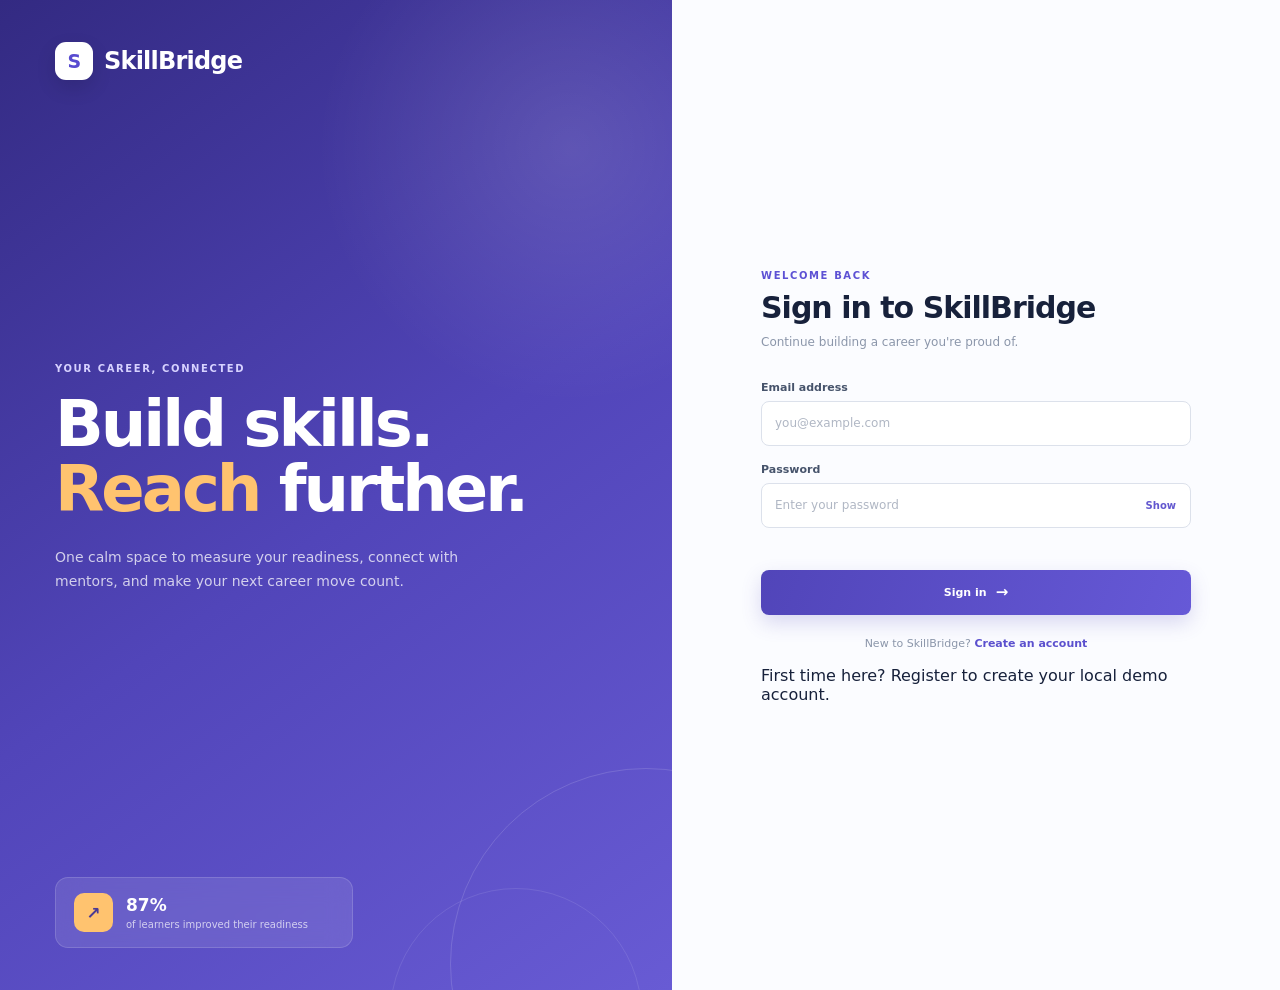
<file: index.html>
<!doctype html>
<html lang="en">

<head>

  <meta charset="utf-8">

  <meta
    name="viewport"
    content="width=device-width, initial-scale=1">

  <meta
    name="description"
    content="SkillBridge student career readiness platform">

  <title>Sign in | SkillBridge</title>

  <link rel="stylesheet" href="style.css">

</head>


<body class="auth-page">


  <main class="auth-shell">


    <!-- ===================================================
         BRAND PANEL
    ==================================================== -->

    <section
      class="brand-panel"
      aria-label="SkillBridge introduction">


      <a
        class="brand"
        href="index.html"
        aria-label="SkillBridge home">

        <span class="brand-mark">
          S
        </span>

        SkillBridge

      </a>


      <div class="brand-copy">

        <p class="eyebrow">
          YOUR CAREER, CONNECTED
        </p>


        <h1>

          Build skills.

          <br>

          <em>
            Reach
          </em>

          further.

        </h1>


        <p>

          One calm space to measure your
          readiness, connect with mentors,
          and make your next career move count.

        </p>

      </div>


      <div class="stat-card">

        <span class="stat-icon">
          ↗
        </span>

        <div>

          <strong>
            87%
          </strong>

          <small>
            of learners improved their readiness
          </small>

        </div>

      </div>

    </section>



    <!-- ===================================================
         LOGIN PANEL
    ==================================================== -->

    <section class="form-panel">

      <div class="form-wrap">


        <p class="eyebrow accent">
          WELCOME BACK
        </p>


        <h2>
          Sign in to SkillBridge
        </h2>


        <p class="muted">
          Continue building a career you're proud of.
        </p>


        <form
          id="loginForm"
          novalidate>


          <!-- EMAIL -->

          <label for="loginEmail">
            Email address
          </label>

          <input
            id="loginEmail"
            name="email"
            type="email"
            autocomplete="email"
            placeholder="you@example.com"
            required>


          <!-- PASSWORD -->

          <label for="loginPassword">
            Password
          </label>


          <div class="password-field">

            <input
              id="loginPassword"
              name="password"
              type="password"
              autocomplete="current-password"
              placeholder="Enter your password"
              required>


            <button
              class="visibility-toggle"
              id="loginPasswordToggle"
              type="button"
              aria-label="Show password"
              aria-pressed="false">

              Show

            </button>

          </div>


          <!-- MESSAGE -->

          <p
            id="formMessage"
            class="form-message"
            role="alert"
            aria-live="polite">
          </p>


          <!-- LOGIN -->

          <button
            class="primary-button"
            type="submit">

            Sign in

            <span>
              →
            </span>

          </button>


        </form>


        <p class="auth-switch">

          New to SkillBridge?

          <a href="register.html">
            Create an account
          </a>

        </p>


        <p class="demo-note">

          First time here?
          Register to create your local demo account.

        </p>


      </div>

    </section>

  </main>



  <!-- =====================================================
       LOGIN SCRIPT
  ====================================================== -->

  <script>
/* =====================================================
   SKILLBRIDGE LOGIN
   ===================================================== */

const USERS_KEY = "skillbridge_users";
const SESSION_KEY = "skillbridge_session";

const loginForm = document.getElementById("loginForm");
const loginEmail = document.getElementById("loginEmail");
const loginPassword = document.getElementById("loginPassword");
const formMessage = document.getElementById("formMessage");


function showMessage(message, type) {
  if (!formMessage) return;

  formMessage.textContent = message;
  formMessage.className = "form-message " + type;
}


/* =====================================================
   READ USERS
===================================================== */

function getUsers() {
  try {
    const data = localStorage.getItem(USERS_KEY);

    if (!data) {
      return {};
    }

    const users = JSON.parse(data);

    if (!users || typeof users !== "object") {
      return {};
    }

    return users;

  } catch (error) {

    console.error("Unable to read users:", error);

    return {};
  }
}


/* =====================================================
   PASSWORD SHOW / HIDE
===================================================== */

const visibilityButton =
  document.querySelector(".visibility-toggle");

if (visibilityButton) {

  visibilityButton.addEventListener("click", function () {

    const isPassword =
      loginPassword.type === "password";

    loginPassword.type =
      isPassword ? "text" : "password";

    visibilityButton.textContent =
      isPassword ? "Hide" : "Show";

    visibilityButton.setAttribute(
      "aria-label",
      isPassword ? "Hide password" : "Show password"
    );

    visibilityButton.setAttribute(
      "aria-pressed",
      isPassword ? "true" : "false"
    );

  });

}


/* =====================================================
   LOGIN
===================================================== */

if (loginForm) {

  loginForm.addEventListener("submit", function (event) {

    event.preventDefault();

    const email =
      loginEmail.value.trim().toLowerCase();

    const password =
      loginPassword.value;


    /* VALIDATE */

    if (!email) {

      showMessage(
        "Please enter your email address.",
        "error"
      );

      loginEmail.focus();
      return;
    }


    if (!loginEmail.checkValidity()) {

      showMessage(
        "Please enter a valid email address.",
        "error"
      );

      loginEmail.focus();
      return;
    }


    if (!password) {

      showMessage(
        "Please enter your password.",
        "error"
      );

      loginPassword.focus();
      return;
    }


    /* GET USERS */

    const users = getUsers();

    const user = users[email];


    /* USER NOT FOUND */

    if (!user) {

      showMessage(
        "Account not found. Please register first.",
        "error"
      );

      return;
    }


    /* WRONG PASSWORD */

    if (user.password !== password) {

      showMessage(
        "Incorrect password.",
        "error"
      );

      loginPassword.focus();
      return;
    }


    /* =================================================
       CREATE CURRENT SESSION
    ================================================== */

    const session = {

      email: user.email,

      loginAt:
        new Date().toISOString()

    };


    localStorage.setItem(
      SESSION_KEY,
      JSON.stringify(session)
    );


    /* =================================================
       IMPORTANT

       Create a separate profile for this user.
       Profile data is NOT shared between users.
    ================================================== */

    const profileKey =
      "skillbridge_profile_" + user.email;


    if (!localStorage.getItem(profileKey)) {

      const emptyProfile = {

        name: user.name,

        email: user.email,

        phone: "",

        college: "",

        focus: "",

        bio: ""

      };


      localStorage.setItem(
        profileKey,
        JSON.stringify(emptyProfile)
      );

    }


    showMessage(
      "Login successful! Redirecting...",
      "success"
    );


    setTimeout(function () {

      window.location.href =
        "dashboard.html";

    }, 500);

  });

}
</script>


</body>

</html>
</file>
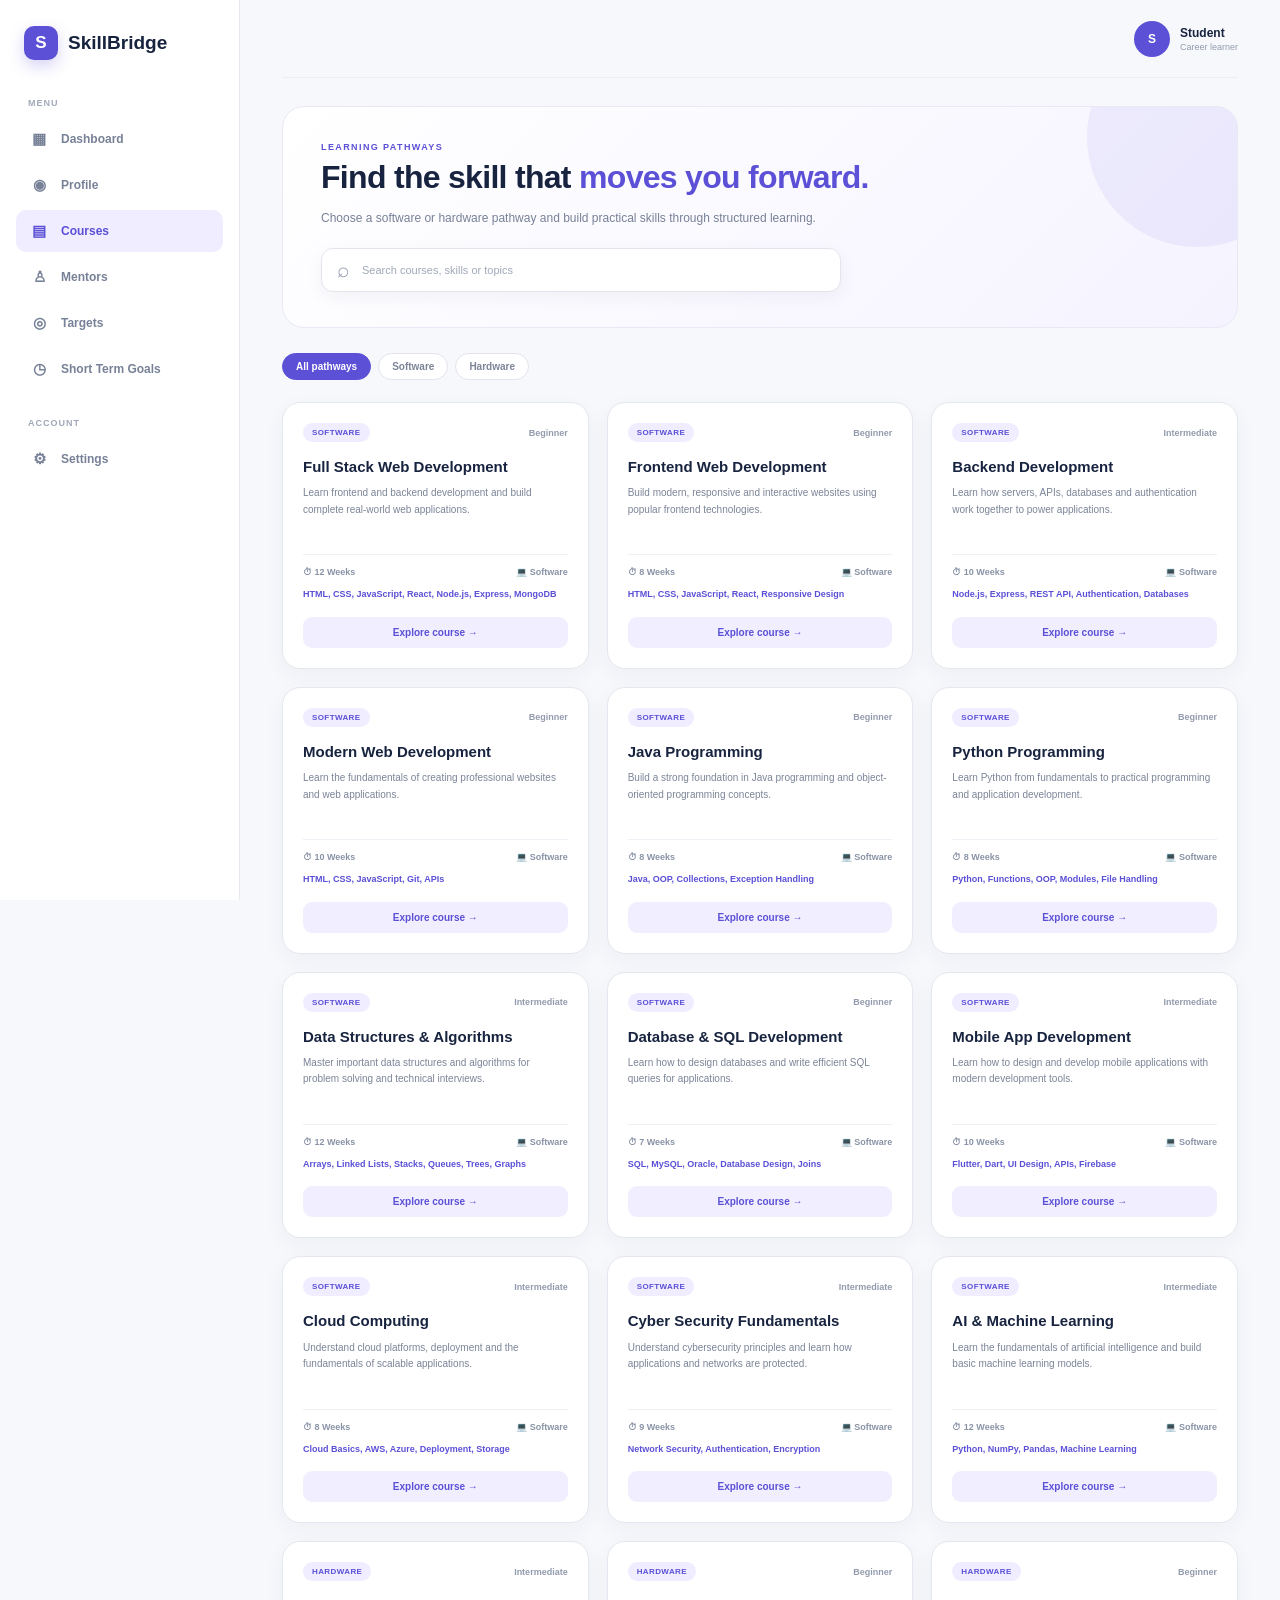
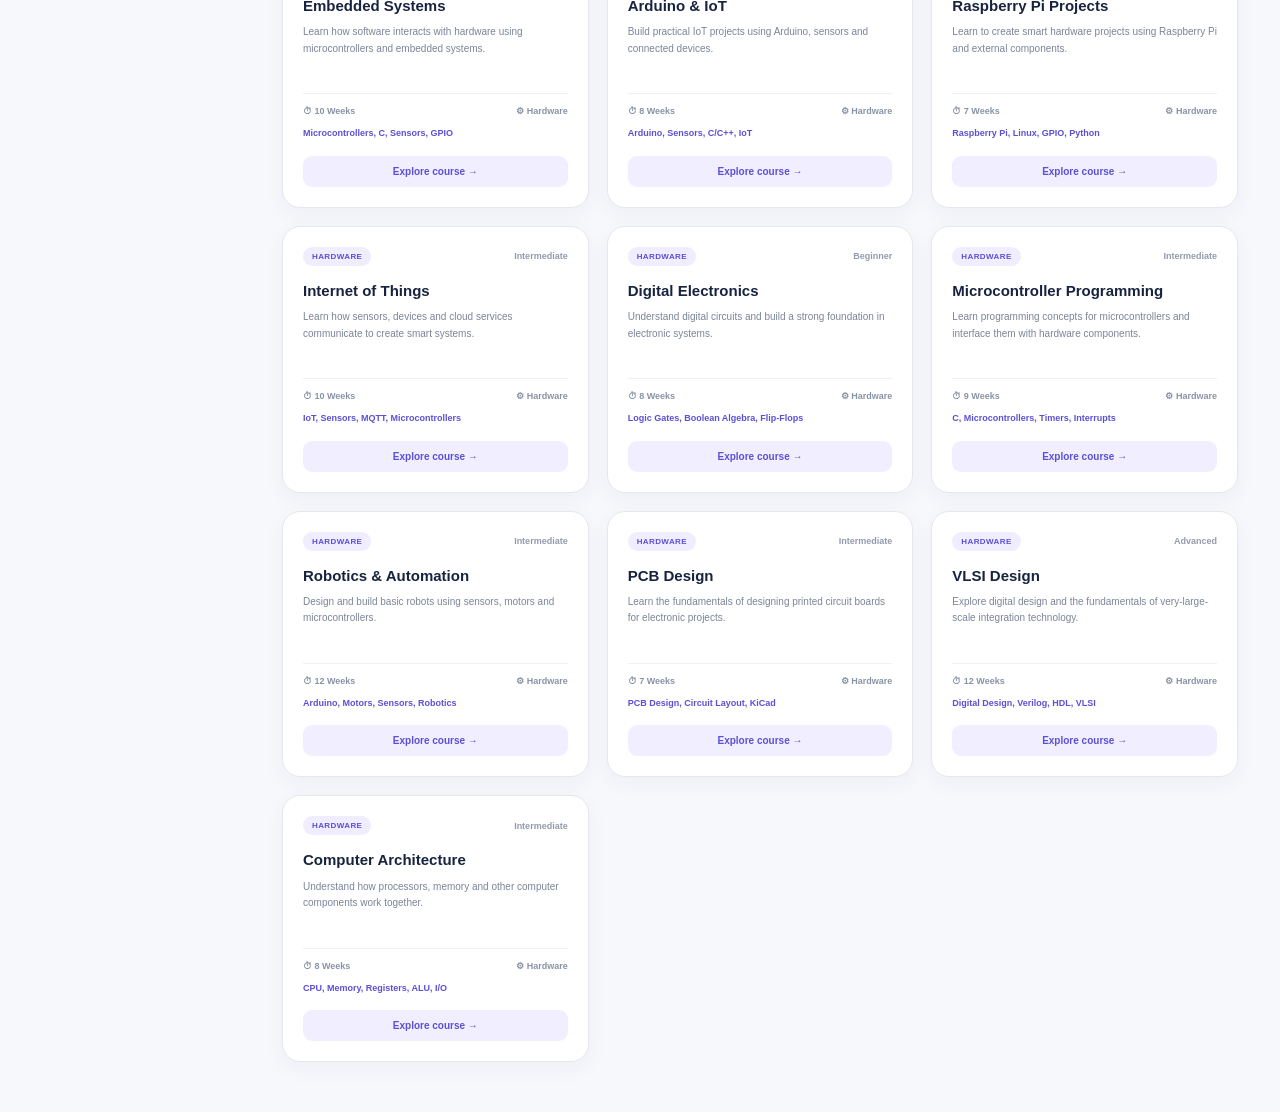
<file: courses.html>
<!doctype html>
<html lang="en">

<head>

  <meta charset="utf-8">

  <meta
    name="viewport"
    content="width=device-width, initial-scale=1">

  <title>Courses | SkillBridge</title>

  <style>

    /* =====================================================
       GLOBAL
    ====================================================== */

    * {
      box-sizing: border-box;
    }

    html {
      scroll-behavior: smooth;
    }

    body {
      margin: 0;
      font-family:
        Inter,
        "Segoe UI",
        Arial,
        sans-serif;

      background: #f7f8fc;
      color: #17233f;
    }

    a {
      text-decoration: none;
      color: inherit;
    }

    button,
    input {
      font: inherit;
    }


    /* =====================================================
       APP SHELL
    ====================================================== */

    .app-shell {
      min-height: 100vh;
      display: flex;
    }


    /* =====================================================
       SIDEBAR
    ====================================================== */

    .sidebar {
      width: 240px;
      min-height: 100vh;

      position: fixed;
      left: 0;
      top: 0;
      bottom: 0;

      background: #ffffff;
      border-right: 1px solid #e8eaf1;

      padding: 26px 16px;

      z-index: 100;
    }

    .brand {
      display: flex;
      align-items: center;

      gap: 10px;

      font-size: 19px;
      font-weight: 800;

      color: #17233f;

      margin-bottom: 38px;
      padding-left: 8px;
    }

    .brand-mark {
      width: 34px;
      height: 34px;

      display: grid;
      place-items: center;

      border-radius: 10px;

      background: #5b50d6;
      color: white;

      font-size: 17px;
      font-weight: 900;

      box-shadow:
        0 6px 15px rgba(91, 80, 214, .25);
    }


    /* =====================================================
       NAVIGATION
    ====================================================== */

    .nav-label {
      margin: 0 0 10px 12px;

      color: #a0a8b8;

      font-size: 9px;
      font-weight: 800;

      letter-spacing: 1px;
    }

    .nav-label.second {
      margin-top: 28px;
    }

    .nav-item {
      display: flex;
      align-items: center;

      gap: 12px;

      padding: 12px 13px;

      margin: 4px 0;

      border-radius: 10px;

      color: #778197;

      font-size: 12px;
      font-weight: 600;

      transition: .2s ease;
    }

    .nav-item span {
      width: 20px;

      display: inline-flex;
      justify-content: center;

      font-size: 15px;
    }

    .nav-item:hover {
      background: #f3f2ff;
      color: #5b50d6;
    }

    .nav-item.active {
      background: #efedff;
      color: #5b50d6;

      font-weight: 800;
    }


    /* =====================================================
       MAIN CONTENT
    ====================================================== */

    .main-content {
      width: calc(100% - 240px);

      margin-left: 240px;

      min-height: 100vh;

      padding: 0 42px 50px;
    }


    /* =====================================================
       TOPBAR
    ====================================================== */

    .topbar {
      height: 78px;

      display: flex;
      align-items: center;
      justify-content: space-between;

      border-bottom: 1px solid #eceef4;

      margin-bottom: 28px;
    }

    .menu-button {
      display: none;

      border: 0;
      background: transparent;

      font-size: 24px;

      cursor: pointer;
    }

    .mobile-brand {
      display: none;

      font-size: 18px;
      font-weight: 800;
    }

    .top-actions {
      margin-left: auto;
    }

    .user-chip {
      display: flex;
      align-items: center;

      gap: 10px;
    }

    .user-chip strong {
      display: block;

      font-size: 12px;
      color: #17233f;
    }

    .user-chip small {
      display: block;

      margin-top: 2px;

      color: #929bad;

      font-size: 9px;
    }

    .avatar {
      width: 36px;
      height: 36px;

      display: grid;
      place-items: center;

      border-radius: 50%;

      background: #5b50d6;

      color: white;

      font-size: 12px;
      font-weight: 800;
    }


    /* =====================================================
       HERO
    ====================================================== */

    .page-hero {
      position: relative;

      padding: 35px 38px;

      margin-bottom: 25px;

      border-radius: 22px;

      background:
        linear-gradient(
          135deg,
          #ffffff 0%,
          #f5f3ff 100%
        );

      border: 1px solid #e9e8f5;

      overflow: hidden;
    }

    .page-hero::after {
      content: "";

      position: absolute;

      width: 220px;
      height: 220px;

      right: -70px;
      top: -80px;

      border-radius: 50%;

      background:
        rgba(91, 80, 214, .08);
    }

    .eyebrow {
      margin: 0 0 7px;

      font-size: 9px;
      font-weight: 800;

      letter-spacing: 1.4px;

      color: #929bad;
    }

    .eyebrow.accent {
      color: #5b50d6;
    }

    .page-hero h1 {
      margin: 0;

      position: relative;
      z-index: 1;

      font-size: 32px;

      line-height: 1.15;

      letter-spacing: -.7px;
    }

    .page-hero h1 span {
      color: #5b50d6;
    }

    .page-hero > p:not(.eyebrow) {
      position: relative;

      z-index: 1;

      max-width: 560px;

      margin: 12px 0 20px;

      color: #778197;

      font-size: 12px;

      line-height: 1.7;
    }


    /* =====================================================
       SEARCH BOX
    ====================================================== */

    .search-box {
      position: relative;

      z-index: 2;

      width: min(520px, 100%);

      height: 44px;

      display: flex;
      align-items: center;

      gap: 10px;

      padding: 0 15px;

      background: white;

      border: 1px solid #e3e5ed;

      border-radius: 12px;

      box-shadow:
        0 5px 18px rgba(31, 40, 73, .05);
    }

    .search-box span {
      color: #9099ab;

      font-size: 21px;
    }

    .search-box input {
      width: 100%;

      border: 0;
      outline: 0;

      background: transparent;

      color: #17233f;

      font-size: 11px;
    }

    .search-box input::placeholder {
      color: #a0a8b8;
    }


    /* =====================================================
       FILTERS
    ====================================================== */

    .filter-row {
      display: flex;

      gap: 7px;

      flex-wrap: wrap;

      margin-bottom: 22px;
    }

    .filter {
      border: 1px solid #e1e4ec;

      background: #ffffff;

      color: #7b8497;

      border-radius: 20px;

      padding: 7px 13px;

      font-size: 10px;

      font-weight: 700;

      cursor: pointer;

      transition: .2s ease;
    }

    .filter:hover {
      border-color: #5b50d6;

      color: #5b50d6;
    }

    .filter.active {
      background: #5b50d6;

      border-color: #5b50d6;

      color: #ffffff;
    }


    /* =====================================================
       YOUR SELECTED COURSE
    ====================================================== */

    .selected-course-section {
      margin-bottom: 28px;
    }

    .selected-course-section[hidden] {
      display: none;
    }

    .selected-course-header {
      display: flex;

      align-items: center;

      justify-content: space-between;

      gap: 15px;

      margin-bottom: 14px;
    }

    .selected-course-header h2 {
      margin: 0;

      color: #17233f;

      font-size: 19px;
    }

    .change-course-button {
      border: 1px solid #ddd9ff;

      background: #f1efff;

      color: #5b50d6;

      padding: 9px 14px;

      border-radius: 9px;

      font-size: 10px;

      font-weight: 800;

      cursor: pointer;
    }

    .change-course-button:hover {
      background: #5b50d6;

      color: #ffffff;
    }

    .selected-course-card {
      display: flex;

      align-items: flex-start;

      gap: 18px;

      padding: 20px;

      background:
        linear-gradient(
          135deg,
          #ffffff,
          #f7f5ff
        );

      border: 1px solid #ddd9ff;

      border-radius: 18px;

      box-shadow:
        0 8px 25px rgba(91, 80, 214, .08);
    }

    .selected-course-icon {
      width: 52px;
      height: 52px;

      flex-shrink: 0;

      display: grid;
      place-items: center;

      border-radius: 14px;

      background: #5b50d6;

      color: #ffffff;

      font-size: 20px;

      font-weight: 900;
    }

    .selected-course-content {
      flex: 1;
    }

    .selected-course-category {
      display: inline-block;

      padding: 5px 9px;

      margin-bottom: 7px;

      border-radius: 20px;

      background: #efedff;

      color: #5b50d6;

      font-size: 8px;

      font-weight: 800;

      text-transform: uppercase;

      letter-spacing: .5px;
    }

    .selected-course-content h3 {
      margin: 0 0 7px;

      color: #17233f;

      font-size: 17px;
    }

    .selected-course-content p {
      margin: 0;

      color: #778197;

      font-size: 10px;

      line-height: 1.6;
    }

    .selected-course-details {
      display: flex;

      flex-wrap: wrap;

      gap: 8px;

      margin-top: 12px;
    }

    .selected-course-details span {
      padding: 6px 9px;

      border-radius: 7px;

      background: #ffffff;

      border: 1px solid #e7e5f2;

      color: #68738a;

      font-size: 9px;

      font-weight: 700;
    }


    /* =====================================================
       COURSE GRID
    ====================================================== */

    .course-grid {
      display: grid;

      grid-template-columns:
        repeat(3, minmax(0, 1fr));

      gap: 18px;
    }


    /* =====================================================
       COURSE CARD
    ====================================================== */

    .course-card {
      position: relative;

      padding: 20px;

      background: #ffffff;

      border: 1px solid #e5e7ee;

      border-radius: 18px;

      box-shadow:
        0 7px 22px rgba(31, 40, 73, .045);

      transition:
        transform .2s ease,
        box-shadow .2s ease,
        border-color .2s ease;
    }

    .course-card:hover {
      transform: translateY(-3px);

      box-shadow:
        0 12px 30px rgba(31, 40, 73, .08);

      border-color: #d9d6fb;
    }


    /* =====================================================
       COURSE CARD TOP
    ====================================================== */

    .course-card-top {
      display: flex;

      justify-content: space-between;

      align-items: center;

      gap: 10px;

      margin-bottom: 15px;
    }

    .course-category {
      display: inline-block;

      padding: 5px 9px;

      border-radius: 20px;

      background: #efedff;

      color: #5b50d6;

      font-size: 8px;

      font-weight: 800;

      text-transform: uppercase;

      letter-spacing: .4px;
    }

    .course-level {
      color: #929bad;

      font-size: 9px;

      font-weight: 700;
    }


    /* =====================================================
       COURSE TEXT
    ====================================================== */

    .course-card h3 {
      margin: 0 0 8px;

      color: #17233f;

      font-size: 15px;

      line-height: 1.35;
    }

    .course-description {
      margin: 0;

      min-height: 54px;

      color: #7b8497;

      font-size: 10px;

      line-height: 1.65;
    }


    /* =====================================================
       COURSE META
    ====================================================== */

    .course-meta {
      display: flex;

      align-items: center;

      justify-content: space-between;

      gap: 10px;

      margin-top: 15px;

      padding-top: 12px;

      border-top: 1px solid #eef0f5;

      color: #8993a6;

      font-size: 9px;

      font-weight: 700;
    }


    /* =====================================================
       SKILLS
    ====================================================== */

    .course-skills {
      margin-top: 11px;

      color: #5b50d6;

      font-size: 9px;

      font-weight: 700;

      line-height: 1.5;
    }


    /* =====================================================
       COURSE BUTTON
    ====================================================== */

    .course-button {
      width: 100%;

      margin-top: 15px;

      padding: 10px 13px;

      border: 0;

      border-radius: 9px;

      background: #f1efff;

      color: #5b50d6;

      font-size: 10px;

      font-weight: 800;

      cursor: pointer;

      transition: .2s ease;
    }

    .course-button:hover {
      background: #5b50d6;

      color: #ffffff;
    }


    /* =====================================================
       MODAL
    ====================================================== */

    .modal {
      position: fixed;

      inset: 0;

      display: grid;

      place-items: center;

      padding: 20px;

      background:
        rgba(23, 35, 63, .35);

      z-index: 500;
    }

    .modal[hidden] {
      display: none;
    }

    .modal-card {
      position: relative;

      width: min(500px, 100%);

      padding: 30px;

      background: #ffffff;

      border-radius: 20px;

      box-shadow:
        0 20px 60px rgba(23, 35, 63, .2);
    }

    .modal-close {
      position: absolute;

      right: 18px;

      top: 15px;

      width: 30px;
      height: 30px;

      border: 0;

      border-radius: 50%;

      background: #f1f2f7;

      color: #6f788d;

      font-size: 20px;

      cursor: pointer;
    }

    .course-badge {
      display: inline-block;

      margin-bottom: 10px;

      padding: 5px 9px;

      border-radius: 20px;

      background: #efedff;

      color: #5b50d6;

      font-size: 8px;

      font-weight: 800;

      letter-spacing: .5px;
    }

    .modal-card h2 {
      margin: 0 0 12px;

      color: #17233f;

      font-size: 23px;
    }

    .modal-card > p {
      margin: 0;

      color: #778197;

      font-size: 11px;

      line-height: 1.7;
    }

    .modal-actions {
      display: flex;

      gap: 10px;

      margin-top: 20px;
    }

    .primary-button,
    .secondary-button {
      flex: 1;

      padding: 11px 14px;

      border-radius: 9px;

      font-size: 10px;

      font-weight: 800;

      cursor: pointer;
    }

    .primary-button {
      border: 0;

      background: #5b50d6;

      color: white;
    }

    .secondary-button {
      border: 1px solid #e1e4ec;

      background: white;

      color: #7b8497;
    }


    /* =====================================================
       TOAST
    ====================================================== */

    .toast {
      position: fixed;

      left: 50%;

      bottom: 25px;

      transform:
        translate(-50%, 20px);

      padding: 12px 18px;

      background: #17233f;

      color: #ffffff;

      border-radius: 10px;

      font-size: 11px;

      font-weight: 700;

      opacity: 0;

      pointer-events: none;

      transition: .25s ease;

      z-index: 999;
    }

    .toast.show {
      opacity: 1;

      transform:
        translate(-50%, 0);
    }


    /* =====================================================
       MOBILE
    ====================================================== */

    @media (max-width: 1050px) {

      .course-grid {
        grid-template-columns:
          repeat(2, minmax(0, 1fr));
      }

    }


    @media (max-width: 760px) {

      .sidebar {
        width: 240px;

        transform:
          translateX(-100%);

        transition: .25s ease;
      }

      .sidebar.open {
        transform:
          translateX(0);
      }

      .main-content {
        width: 100%;

        margin-left: 0;

        padding:
          0 18px 40px;
      }

      .topbar {
        height: 68px;
      }

      .menu-button {
        display: block;
      }

      .mobile-brand {
        display: block;

        margin-left: 10px;

        margin-right: auto;
      }

      .top-actions {
        margin-left: 10px;
      }

      .user-chip small {
        display: none;
      }

      .page-hero {
        padding: 26px 22px;
      }

      .page-hero h1 {
        font-size: 26px;
      }

      .course-grid {
        grid-template-columns: 1fr;
      }

      .selected-course-header {
        align-items: flex-start;

        flex-direction: column;
      }

      .change-course-button {
        width: 100%;
      }

      .selected-course-card {
        flex-direction: column;
      }

    }


    @media (max-width: 480px) {

      .page-hero h1 {
        font-size: 23px;
      }

      .modal-card {
        padding: 25px 20px;
      }

      .modal-actions {
        flex-direction: column;
      }

    }

  </style>

</head>


<body class="dashboard-page">


<div class="app-shell">


  <!-- ===================================================
       SIDEBAR
  ==================================================== -->

  <aside
    class="sidebar"
    id="sidebar">

    <a
      class="brand side-brand"
      href="dashboard.html">

      <span class="brand-mark">
        S
      </span>

      SkillBridge

    </a>


    <nav aria-label="Main navigation">

      <p class="nav-label">
        MENU
      </p>


      <a
        class="nav-item"
        href="dashboard.html">

        <span>▦</span>

        Dashboard

      </a>


      <a
        class="nav-item"
        href="profile.html">

        <span>◉</span>

        Profile

      </a>


      <a
        class="nav-item active"
        href="courses.html">

        <span>▤</span>

        Courses

      </a>


      <a
        class="nav-item"
        href="mentors.html">

        <span>♙</span>

        Mentors

      </a>


      <a
        class="nav-item"
        href="targets.html">

        <span>◎</span>

        Targets

      </a>


      <a
        class="nav-item"
        href="goals.html">

        <span>◷</span>

        Short Term Goals

      </a>


      <p class="nav-label second">
        ACCOUNT
      </p>


      <a
        class="nav-item"
        href="settings.html">

        <span>⚙</span>

        Settings

      </a>

    </nav>

  </aside>



  <!-- ===================================================
       MAIN
  ==================================================== -->

  <main
    class="main-content page-content">


    <!-- TOPBAR -->

    <header class="topbar">

      <button
        class="menu-button"
        id="menuButton"
        type="button"
        aria-label="Open navigation">

        ☰

      </button>


      <div class="mobile-brand">
        SkillBridge
      </div>


      <div class="top-actions">

        <a
          class="user-chip"
          href="profile.html">

          <span
            class="avatar user-initial">

            S

          </span>


          <span>

            <strong class="user-name">
              Student
            </strong>

            <small>
              Career learner
            </small>

          </span>

        </a>

      </div>

    </header>



    <!-- ===================================================
         HERO
    ==================================================== -->

    <section class="page-hero">

      <p class="eyebrow accent">
        LEARNING PATHWAYS
      </p>


      <h1>

        Find the skill that

        <span>
          moves you forward.
        </span>

      </h1>


      <p>

        Choose a software or hardware
        pathway and build practical skills
        through structured learning.

      </p>


      <label
        class="search-box"
        for="courseSearch">

        <span>
          ⌕
        </span>


        <input
          id="courseSearch"
          type="search"
          placeholder="Search courses, skills or topics"
          autocomplete="off">

      </label>

    </section>



    <!-- ===================================================
         FILTERS
    ==================================================== -->

    <div class="filter-row">

      <button
        class="filter active"
        data-filter="all"
        type="button">

        All pathways

      </button>


      <button
        class="filter"
        data-filter="software"
        type="button">

        Software

      </button>


      <button
        class="filter"
        data-filter="hardware"
        type="button">

        Hardware

      </button>

    </div>



    <!-- ===================================================
         YOUR SELECTED COURSE
    ==================================================== -->

    <section
      class="selected-course-section"
      id="selectedCourseSection"
      hidden>

      <div class="selected-course-header">

        <div>

          <p class="eyebrow accent">
            YOUR LEARNING PATH
          </p>

          <h2>
            Your Selected Course
          </h2>

        </div>


        <button
          class="change-course-button"
          id="changeCourseButton"
          type="button">

          Change Course

        </button>

      </div>


      <div class="selected-course-card">


        <div
          class="selected-course-icon"
          id="selectedCourseIcon">

          ✓

        </div>


        <div class="selected-course-content">


          <span
            class="selected-course-category"
            id="selectedCourseCategory">

          </span>


          <h3
            id="selectedCourseTitle">

          </h3>


          <p
            id="selectedCourseDescription">

          </p>


          <div
            class="selected-course-details">

            <span
              id="selectedCourseLevel">

            </span>


            <span
              id="selectedCourseDuration">

            </span>


            <span
              id="selectedCourseSkills">

            </span>

          </div>


        </div>

      </div>

    </section>



    <!-- ===================================================
         COURSE GRID
    ==================================================== -->

    <section
      id="courseGrid"
      class="course-grid"
      aria-live="polite">

    </section>


  </main>

</div>



<!-- =====================================================
     COURSE MODAL
====================================================== -->

<div
  id="courseModal"
  class="modal"
  hidden>


  <div class="modal-card">


    <button
      class="modal-close"
      type="button"
      aria-label="Close">

      ×

    </button>


    <span class="course-badge">
      YOUR PATHWAY
    </span>


    <h2 id="modalTitle">
    </h2>


    <p id="modalText">
    </p>


    <div id="hardwareExtra">
    </div>


    <div class="modal-actions">

      <button
        id="enrolButton"
        class="primary-button"
        type="button">

        Choose this course

      </button>


      <button
        class="secondary-button modal-close"
        type="button">

        Maybe later

      </button>

    </div>

  </div>

</div>



<!-- =====================================================
     TOAST
====================================================== -->

<div
  class="toast"
  id="toast"
  role="status"
  aria-live="polite">

</div>



<script>

/* =====================================================
   PER-USER DATA ISOLATION
   Same logic as dashboard.html / mentors.html — clears
   profile/mentor/course/session data when a different
   account has logged in.
===================================================== */

const OWNER_STORAGE_KEY = "skillbridge_data_owner";

const USER_SCOPED_KEYS = [
  "skillbridge_profile",
  "skillbridge_selected_mentor",
  "skillbridge_selected_course",
  "skillbridge_session"
];

function getCurrentUserIdentifier() {

  try {

    const stored = localStorage.getItem("skillbridgeUser");

    if (!stored) {
      return null;
    }

    const user = JSON.parse(stored);

    return (
      (user && (user.email || user.username || user.id)) ||
      null
    );

  } catch (error) {

    console.error("Unable to read skillbridgeUser:", error);
    return null;

  }

}

function syncUserDataOwnership() {

  const currentUser = getCurrentUserIdentifier();

  if (!currentUser) {
    return;
  }

  const lastOwner = localStorage.getItem(OWNER_STORAGE_KEY);

  if (lastOwner && lastOwner !== currentUser) {

    USER_SCOPED_KEYS.forEach(function(key) {
      localStorage.removeItem(key);
    });

  }

  localStorage.setItem(OWNER_STORAGE_KEY, currentUser);

}

syncUserDataOwnership();



/* =====================================================
   COURSE DATA
===================================================== */

const COURSES = [

  /* ================= SOFTWARE ================= */

  {
    id: "full-stack-development",
    title: "Full Stack Web Development",
    category: "software",
    level: "Beginner",
    duration: "12 Weeks",
    description:
      "Learn frontend and backend development and build complete real-world web applications.",
    skills:
      "HTML, CSS, JavaScript, React, Node.js, Express, MongoDB"
  },


  {
    id: "frontend-development",
    title: "Frontend Web Development",
    category: "software",
    level: "Beginner",
    duration: "8 Weeks",
    description:
      "Build modern, responsive and interactive websites using popular frontend technologies.",
    skills:
      "HTML, CSS, JavaScript, React, Responsive Design"
  },


  {
    id: "backend-development",
    title: "Backend Development",
    category: "software",
    level: "Intermediate",
    duration: "10 Weeks",
    description:
      "Learn how servers, APIs, databases and authentication work together to power applications.",
    skills:
      "Node.js, Express, REST API, Authentication, Databases"
  },


  {
    id: "web-development",
    title: "Modern Web Development",
    category: "software",
    level: "Beginner",
    duration: "10 Weeks",
    description:
      "Learn the fundamentals of creating professional websites and web applications.",
    skills:
      "HTML, CSS, JavaScript, Git, APIs"
  },


  {
    id: "java-programming",
    title: "Java Programming",
    category: "software",
    level: "Beginner",
    duration: "8 Weeks",
    description:
      "Build a strong foundation in Java programming and object-oriented programming concepts.",
    skills:
      "Java, OOP, Collections, Exception Handling"
  },


  {
    id: "python-programming",
    title: "Python Programming",
    category: "software",
    level: "Beginner",
    duration: "8 Weeks",
    description:
      "Learn Python from fundamentals to practical programming and application development.",
    skills:
      "Python, Functions, OOP, Modules, File Handling"
  },


  {
    id: "data-structures",
    title: "Data Structures & Algorithms",
    category: "software",
    level: "Intermediate",
    duration: "12 Weeks",
    description:
      "Master important data structures and algorithms for problem solving and technical interviews.",
    skills:
      "Arrays, Linked Lists, Stacks, Queues, Trees, Graphs"
  },


  {
    id: "database-development",
    title: "Database & SQL Development",
    category: "software",
    level: "Beginner",
    duration: "7 Weeks",
    description:
      "Learn how to design databases and write efficient SQL queries for applications.",
    skills:
      "SQL, MySQL, Oracle, Database Design, Joins"
  },


  {
    id: "mobile-development",
    title: "Mobile App Development",
    category: "software",
    level: "Intermediate",
    duration: "10 Weeks",
    description:
      "Learn how to design and develop mobile applications with modern development tools.",
    skills:
      "Flutter, Dart, UI Design, APIs, Firebase"
  },


  {
    id: "cloud-computing",
    title: "Cloud Computing",
    category: "software",
    level: "Intermediate",
    duration: "8 Weeks",
    description:
      "Understand cloud platforms, deployment and the fundamentals of scalable applications.",
    skills:
      "Cloud Basics, AWS, Azure, Deployment, Storage"
  },


  {
    id: "cyber-security",
    title: "Cyber Security Fundamentals",
    category: "software",
    level: "Intermediate",
    duration: "9 Weeks",
    description:
      "Understand cybersecurity principles and learn how applications and networks are protected.",
    skills:
      "Network Security, Authentication, Encryption"
  },


  {
    id: "ai-machine-learning",
    title: "AI & Machine Learning",
    category: "software",
    level: "Intermediate",
    duration: "12 Weeks",
    description:
      "Learn the fundamentals of artificial intelligence and build basic machine learning models.",
    skills:
      "Python, NumPy, Pandas, Machine Learning"
  },


  /* ================= HARDWARE ================= */

  {
    id: "embedded-systems",
    title: "Embedded Systems",
    category: "hardware",
    level: "Intermediate",
    duration: "10 Weeks",
    description:
      "Learn how software interacts with hardware using microcontrollers and embedded systems.",
    skills:
      "Microcontrollers, C, Sensors, GPIO"
  },


  {
    id: "arduino",
    title: "Arduino & IoT",
    category: "hardware",
    level: "Beginner",
    duration: "8 Weeks",
    description:
      "Build practical IoT projects using Arduino, sensors and connected devices.",
    skills:
      "Arduino, Sensors, C/C++, IoT"
  },


  {
    id: "raspberry-pi",
    title: "Raspberry Pi Projects",
    category: "hardware",
    level: "Beginner",
    duration: "7 Weeks",
    description:
      "Learn to create smart hardware projects using Raspberry Pi and external components.",
    skills:
      "Raspberry Pi, Linux, GPIO, Python"
  },


  {
    id: "iot-development",
    title: "Internet of Things",
    category: "hardware",
    level: "Intermediate",
    duration: "10 Weeks",
    description:
      "Learn how sensors, devices and cloud services communicate to create smart systems.",
    skills:
      "IoT, Sensors, MQTT, Microcontrollers"
  },


  {
    id: "digital-electronics",
    title: "Digital Electronics",
    category: "hardware",
    level: "Beginner",
    duration: "8 Weeks",
    description:
      "Understand digital circuits and build a strong foundation in electronic systems.",
    skills:
      "Logic Gates, Boolean Algebra, Flip-Flops"
  },


  {
    id: "microcontrollers",
    title: "Microcontroller Programming",
    category: "hardware",
    level: "Intermediate",
    duration: "9 Weeks",
    description:
      "Learn programming concepts for microcontrollers and interface them with hardware components.",
    skills:
      "C, Microcontrollers, Timers, Interrupts"
  },


  {
    id: "robotics",
    title: "Robotics & Automation",
    category: "hardware",
    level: "Intermediate",
    duration: "12 Weeks",
    description:
      "Design and build basic robots using sensors, motors and microcontrollers.",
    skills:
      "Arduino, Motors, Sensors, Robotics"
  },


  {
    id: "pcb-design",
    title: "PCB Design",
    category: "hardware",
    level: "Intermediate",
    duration: "7 Weeks",
    description:
      "Learn the fundamentals of designing printed circuit boards for electronic projects.",
    skills:
      "PCB Design, Circuit Layout, KiCad"
  },


  {
    id: "vlsi",
    title: "VLSI Design",
    category: "hardware",
    level: "Advanced",
    duration: "12 Weeks",
    description:
      "Explore digital design and the fundamentals of very-large-scale integration technology.",
    skills:
      "Digital Design, Verilog, HDL, VLSI"
  },


  {
    id: "computer-architecture",
    title: "Computer Architecture",
    category: "hardware",
    level: "Intermediate",
    duration: "8 Weeks",
    description:
      "Understand how processors, memory and other computer components work together.",
    skills:
      "CPU, Memory, Registers, ALU, I/O"
  }

];


/* =====================================================
   VARIABLES
===================================================== */

const courseGrid =
  document.getElementById("courseGrid");

const courseSearch =
  document.getElementById("courseSearch");

const filters =
  document.querySelectorAll(".filter");

const courseModal =
  document.getElementById("courseModal");

const modalTitle =
  document.getElementById("modalTitle");

const modalText =
  document.getElementById("modalText");

const hardwareExtra =
  document.getElementById("hardwareExtra");

const enrolButton =
  document.getElementById("enrolButton");

const toast =
  document.getElementById("toast");


/* SELECTED COURSE ELEMENTS */

const selectedCourseSection =
  document.getElementById(
    "selectedCourseSection"
  );

const selectedCourseTitle =
  document.getElementById(
    "selectedCourseTitle"
  );

const selectedCourseDescription =
  document.getElementById(
    "selectedCourseDescription"
  );

const selectedCourseCategory =
  document.getElementById(
    "selectedCourseCategory"
  );

const selectedCourseLevel =
  document.getElementById(
    "selectedCourseLevel"
  );

const selectedCourseDuration =
  document.getElementById(
    "selectedCourseDuration"
  );

const selectedCourseSkills =
  document.getElementById(
    "selectedCourseSkills"
  );

const selectedCourseIcon =
  document.getElementById(
    "selectedCourseIcon"
  );

const changeCourseButton =
  document.getElementById(
    "changeCourseButton"
  );


let activeFilter = "all";

let selectedCourse = null;


/* =====================================================
   RENDER COURSES
===================================================== */

function renderCourses() {

  const searchText =
    courseSearch.value
      .trim()
      .toLowerCase();


  const filteredCourses =
    COURSES.filter(function(course) {

      const matchesCategory =
        activeFilter === "all" ||
        course.category === activeFilter;


      const searchableText =
        (
          course.title +
          " " +
          course.description +
          " " +
          course.skills +
          " " +
          course.level
        ).toLowerCase();


      const matchesSearch =
        !searchText ||
        searchableText.includes(
          searchText
        );


      return (
        matchesCategory &&
        matchesSearch
      );

    });


  if (!filteredCourses.length) {

    courseGrid.innerHTML = `

      <div style="
        grid-column:1/-1;
        padding:40px;
        text-align:center;
        color:#7c899e;
      ">

        <h3>
          No courses found
        </h3>

        <p>
          Try searching for another skill or topic.
        </p>

      </div>

    `;

    return;
  }


  courseGrid.innerHTML =
    filteredCourses.map(
      function(course) {

        const categoryName =
          course.category === "software"
            ? "Software"
            : "Hardware";


        return `

          <article
            class="course-card"
            data-category="${course.category}">


            <div class="course-card-top">

              <span class="course-category">
                ${categoryName}
              </span>

              <span class="course-level">
                ${course.level}
              </span>

            </div>


            <h3>
              ${course.title}
            </h3>


            <p class="course-description">
              ${course.description}
            </p>


            <div class="course-meta">

              <span>
                ⏱ ${course.duration}
              </span>

              <span>
                ${
                  course.category === "software"
                    ? "💻 Software"
                    : "⚙ Hardware"
                }
              </span>

            </div>


            <div class="course-skills">
              ${course.skills}
            </div>


            <button
              class="course-button"
              type="button"
              data-course-id="${course.id}">

              Explore course →

            </button>


          </article>

        `;

      }
    ).join("");


  courseGrid
    .querySelectorAll(
      "[data-course-id]"
    )
    .forEach(function(button) {

      button.addEventListener(
        "click",
        function() {

          const course =
            COURSES.find(
              function(item) {

                return (
                  item.id ===
                  button.dataset.courseId
                );

              }
            );


          openCourseModal(course);

        }
      );

    });

}


/* =====================================================
   OPEN COURSE MODAL
===================================================== */

function openCourseModal(course) {

  if (!course) {
    return;
  }


  selectedCourse = course;


  modalTitle.textContent =
    course.title;


  modalText.textContent =
    course.description;


  hardwareExtra.innerHTML = `

    <div style="
      margin:18px 0;
      padding:14px;
      background:#f7f6ff;
      border-radius:10px;
      color:#68738a;
      font-size:11px;
      line-height:1.6;
    ">

      <strong style="color:#5b50d6;">
        Skills covered
      </strong>

      <br>

      ${course.skills}

      <br><br>

      <strong style="color:#5b50d6;">
        Level:
      </strong>

      ${course.level}

      <br>

      <strong style="color:#5b50d6;">
        Duration:
      </strong>

      ${course.duration}

    </div>

  `;


  courseModal.hidden = false;

}


/* =====================================================
   CLOSE MODAL
===================================================== */

document
  .querySelectorAll(".modal-close")
  .forEach(function(button) {

    button.addEventListener(
      "click",
      function() {

        courseModal.hidden = true;

        selectedCourse = null;

      }
    );

  });


courseModal.addEventListener(
  "click",
  function(event) {

    if (
      event.target ===
      courseModal
    ) {

      courseModal.hidden = true;

      selectedCourse = null;

    }

  }
);


/* =====================================================
   SHOW SELECTED COURSE
===================================================== */

function showSelectedCourse() {

  const storedCourse =
    localStorage.getItem(
      "skillbridge_selected_course"
    );


  if (!storedCourse) {

    selectedCourseSection.hidden =
      true;

    return;
  }


  let course = null;


  try {

    course =
      JSON.parse(
        storedCourse
      );

  }

  catch(error) {

    selectedCourseSection.hidden =
      true;

    return;
  }


  if (!course) {

    selectedCourseSection.hidden =
      true;

    return;
  }


  const categoryName =
    course.category === "software"
      ? "Software"
      : "Hardware";


  selectedCourseCategory.textContent =
    categoryName;


  selectedCourseTitle.textContent =
    course.title;


  selectedCourseDescription.textContent =
    course.description;


  selectedCourseLevel.textContent =
    "Level: " + course.level;


  selectedCourseDuration.textContent =
    "Duration: " + course.duration;


  selectedCourseSkills.textContent =
    "Skills: " + course.skills;


  selectedCourseIcon.textContent =
    course.category === "software"
      ? "💻"
      : "⚙";


  selectedCourseSection.hidden =
    false;

}


/* =====================================================
   CHOOSE COURSE
===================================================== */

enrolButton.addEventListener(
  "click",
  function() {

    if (!selectedCourse) {
      return;
    }


    localStorage.setItem(
      "skillbridge_selected_course",
      JSON.stringify(
        selectedCourse
      )
    );


    showSelectedCourse();


    showToast(
      selectedCourse.title +
      " added to your learning path ✓"
    );


    courseModal.hidden = true;


    selectedCourse = null;

  }
);


/* =====================================================
   CHANGE COURSE
===================================================== */

if (changeCourseButton) {

  changeCourseButton.addEventListener(
    "click",
    function() {

      localStorage.removeItem(
        "skillbridge_selected_course"
      );


      showSelectedCourse();


      window.scrollTo({
        top: 0,
        behavior: "smooth"
      });


      showToast(
        "Choose another course."
      );

    }
  );

}


/* =====================================================
   SEARCH
===================================================== */

courseSearch.addEventListener(
  "input",
  renderCourses
);


/* =====================================================
   FILTER
===================================================== */

filters.forEach(
  function(button) {

    button.addEventListener(
      "click",
      function() {

        filters.forEach(
          function(item) {

            item.classList.remove(
              "active"
            );

          }
        );


        button.classList.add(
          "active"
        );


        activeFilter =
          button.dataset.filter;


        renderCourses();

      }
    );

  }
);


/* =====================================================
   TOAST
===================================================== */

function showToast(message) {

  toast.textContent =
    message;


  toast.classList.add(
    "show"
  );


  setTimeout(
    function() {

      toast.classList.remove(
        "show"
      );

    },
    2500
  );

}


/* =====================================================
   MOBILE SIDEBAR
===================================================== */

const menuButton =
  document.getElementById(
    "menuButton"
  );

const sidebar =
  document.getElementById(
    "sidebar"
  );


if (
  menuButton &&
  sidebar
) {

  menuButton.addEventListener(
    "click",
    function() {

      sidebar.classList.toggle(
        "open"
      );

    }
  );


  sidebar
    .querySelectorAll(".nav-item")
    .forEach(function(link) {

      link.addEventListener(
        "click",
        function() {

          sidebar.classList.remove(
            "open"
          );

        }
      );

    });

}


/* =====================================================
   USER INFORMATION
===================================================== */

function loadUserInformation() {

  let user = null;


  try {

    const stored =
      localStorage.getItem(
        "skillbridgeUser"
      );


    if (stored) {

      user =
        JSON.parse(stored);

    }

  }

  catch(error) {

    user = null;

  }


  const name =
    user &&
    (
      user.name ||
      user.fullName ||
      user.username
    )
      ? (
          user.name ||
          user.fullName ||
          user.username
        )
      : "Student";


  document
    .querySelectorAll(".user-name")
    .forEach(
      function(element) {

        element.textContent =
          name;

      }
    );


  const firstLetter =
    name
      .trim()
      .charAt(0)
      .toUpperCase();


  document
    .querySelectorAll(".user-initial")
    .forEach(
      function(element) {

        element.textContent =
          firstLetter || "S";

      }
    );

}


/* =====================================================
   INITIALIZE
===================================================== */

loadUserInformation();

renderCourses();

showSelectedCourse();

</script>


</body>

</html>
</file>
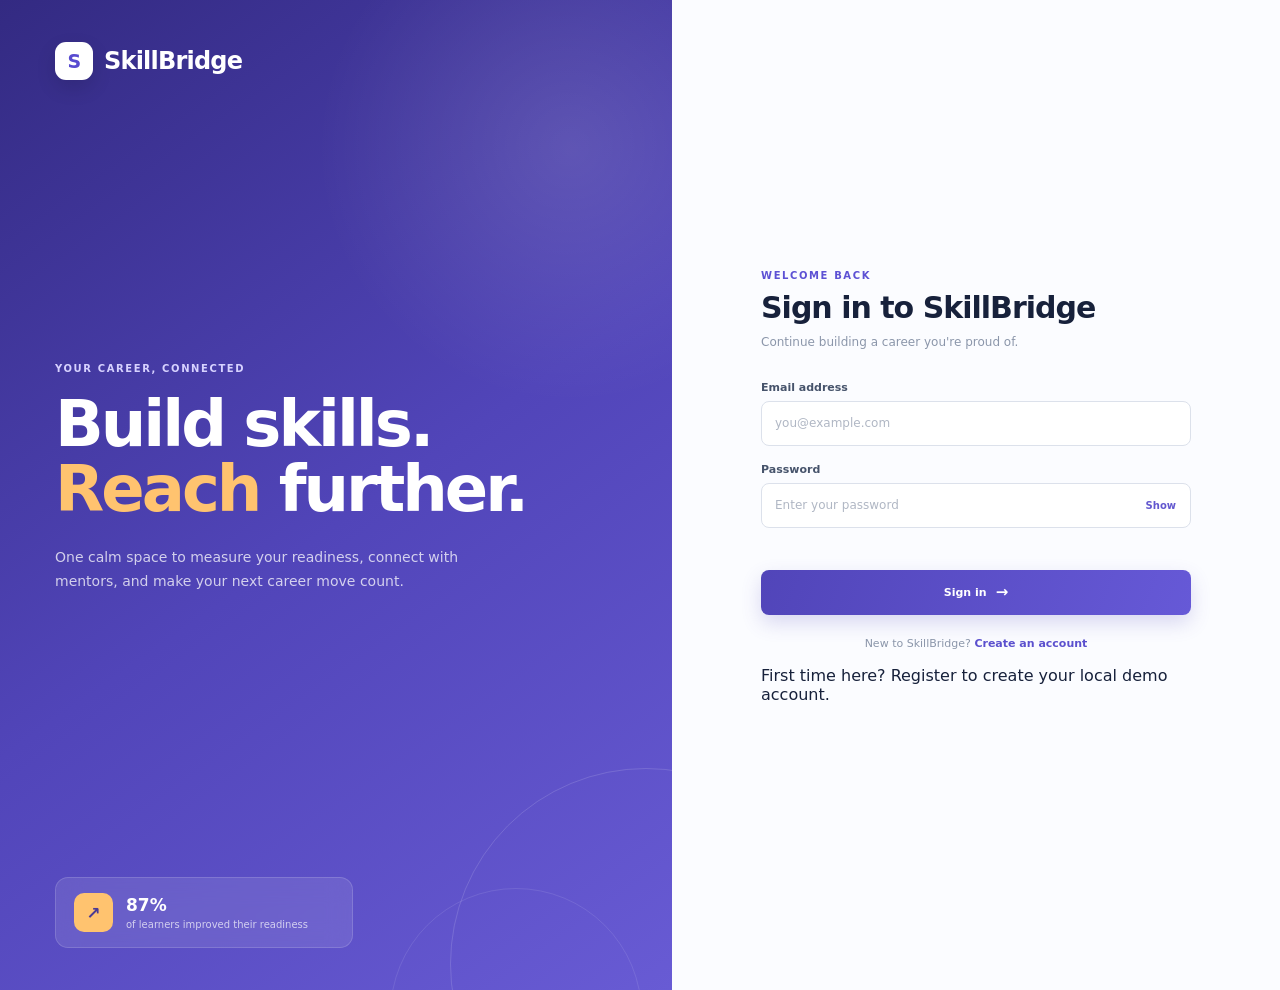
<file: dashboard.html>
<!doctype html>
<html lang="en">

<head>

  <meta charset="utf-8">

  <meta name="viewport" content="width=device-width, initial-scale=1">

  <meta
    name="description"
    content="SkillBridge career readiness dashboard">

  <title>Dashboard | SkillBridge</title>

  <link rel="stylesheet" href="style.css">

  <style>

    /* =====================================================
       PROFILE DROPDOWN
    ====================================================== */

    .profile-dropdown-wrapper {
      position: relative;
    }

    .profile-dropdown {
      position: absolute;
      top: calc(100% + 10px);
      right: 0;
      width: 280px;
      padding: 16px;
      background: #fff;
      border: 1px solid #e5e7ef;
      border-radius: 14px;
      box-shadow: 0 18px 40px rgba(30, 40, 75, .16);
      z-index: 2000;

      opacity: 0;
      visibility: hidden;
      transform: translateY(-8px);

      transition:
        opacity .2s ease,
        transform .2s ease,
        visibility .2s ease;
    }

    .profile-dropdown.show {
      opacity: 1;
      visibility: visible;
      transform: translateY(0);
    }

    .profile-dropdown-header {
      display: flex;
      align-items: center;
      gap: 12px;
      padding-bottom: 14px;
      border-bottom: 1px solid #eceef3;
    }

    .profile-dropdown-avatar {
      width: 44px;
      height: 44px;
      flex: 0 0 44px;

      display: grid;
      place-items: center;

      border-radius: 50%;
      background: #5b50d6;
      color: white;

      font-size: 14px;
      font-weight: 800;
    }

    .profile-dropdown-header div {
      min-width: 0;
      display: flex;
      flex-direction: column;
      gap: 3px;
    }

    .profile-dropdown-header strong {
      color: #17233f;
      font-size: 12px;
      font-weight: 800;
      word-break: break-word;
    }

    .profile-dropdown-header small {
      color: #8b96aa;
      font-size: 9px;
    }

    .profile-dropdown-details {
      padding-top: 10px;
    }

    .profile-detail {
      display: flex;
      align-items: flex-start;
      gap: 10px;
      padding: 8px 0;
    }

    .profile-detail-icon {
      width: 28px;
      height: 28px;
      flex: 0 0 28px;

      display: grid;
      place-items: center;

      border-radius: 8px;
      background: #f1efff;
      color: #5b50d6;

      font-size: 11px;
    }

    .profile-detail-content {
      min-width: 0;
      flex: 1;

      display: flex;
      flex-direction: column;
      gap: 2px;
    }

    .profile-detail-content span {
      color: #9aa3b4;
      font-size: 8px;
      font-weight: 800;
      letter-spacing: .5px;
      text-transform: uppercase;
    }

    .profile-detail-content strong {
      color: #26324b;
      font-size: 10px;
      font-weight: 700;
      line-height: 1.4;
      word-break: break-word;
    }

    #savedProfileDetails {
      display: none;
    }

    #savedProfileDetails.show {
      display: block;
    }

    .profile-dropdown-status {
      display: flex;
      align-items: center;
      gap: 7px;

      margin-top: 8px;
      padding: 9px 10px;

      border-radius: 9px;
      background: #f1faf6;
    }

    .profile-dropdown-status-dot {
      width: 7px;
      height: 7px;
      flex: 0 0 7px;

      border-radius: 50%;
      background: #42ad78;
    }

    .profile-dropdown-status span:last-child {
      color: #36936a;
      font-size: 9px;
      font-weight: 700;
    }


    /* =====================================================
       READINESS METRICS
    ====================================================== */

    .metric-grid {
      display: grid;
      grid-template-columns: repeat(4, 1fr);
      gap: 16px;
    }

    .readiness-metric-card {
      padding: 18px;
      border: 1px solid #e9ebf1;
      border-radius: 14px;
      background: #fff;
      box-shadow: 0 8px 25px rgba(30, 40, 75, .05);
    }

    .readiness-metric-top {
      display: flex;
      align-items: center;
      justify-content: space-between;
      gap: 8px;
      margin-bottom: 12px;
    }

    .readiness-metric-top h3 {
      margin: 0;
      color: #1d2943;
      font-size: 12px;
    }

    .metric-score {
      font-size: 16px;
      font-weight: 800;
      color: #5b50d6;
    }

    .metric-progress {
      width: 100%;
      height: 7px;
      overflow: hidden;
      border-radius: 20px;
      background: #eceef5;
    }

    .metric-progress span {
      display: block;
      width: 0;
      height: 100%;
      border-radius: inherit;
      background: #5b50d6;
      transition: width .6s ease;
    }

    .readiness-metric-card p {
      margin: 10px 0 0;
      color: #7b8498;
      font-size: 10px;
      line-height: 1.5;
    }


    /* =====================================================
       REPORT MODAL
    ====================================================== */

    .report-modal[hidden] {
      display: none;
    }

    .report-modal {
      position: fixed;
      inset: 0;
      z-index: 3000;

      display: grid;
      place-items: center;

      padding: 20px;
      background: rgba(23, 33, 59, .55);
    }

    .report-card {
      position: relative;

      width: min(100%, 560px);
      max-height: 85vh;

      overflow-y: auto;

      padding: 30px;

      border-radius: 18px;
      background: #fff;

      box-shadow: 0 25px 60px rgba(20, 27, 55, .25);
    }

    .report-close {
      position: absolute;
      right: 14px;
      top: 12px;

      border: 0;
      background: transparent;

      color: #7c899e;
      font-size: 25px;

      cursor: pointer;
    }

    .report-head p.eyebrow {
      margin: 0 0 6px;
      color: #7a6ff0;
      font-size: 10px;
      font-weight: 800;
      letter-spacing: .5px;
    }

    .report-head h2 {
      margin: 0 0 6px;
      color: #17233f;
      font-size: 22px;
    }

    .report-sub {
      margin: 0 0 20px;
      color: #6e7892;
      font-size: 12px;
      line-height: 1.55;
    }

    .report-overall {
      display: flex;
      align-items: center;
      justify-content: space-between;

      margin-bottom: 20px;
      padding: 17px 18px;

      border-radius: 12px;

      background: linear-gradient(
        110deg,
        #3e358d,
        #6659d7
      );

      color: white;
    }

    .report-overall strong {
      display: block;
      font-size: 28px;
    }

    .report-overall small {
      color: #dfdcff;
      font-size: 9px;
      font-weight: 700;
      letter-spacing: .5px;
    }

    .report-metric {
      padding: 15px 0;
      border-top: 1px solid #eef0f5;
    }

    .report-metric-top {
      display: flex;
      align-items: center;
      justify-content: space-between;
      gap: 10px;

      margin-bottom: 7px;
    }

    .report-metric-top h3 {
      margin: 0;
      color: #1e293f;
      font-size: 13px;
    }

    .report-badge {
      padding: 4px 9px;
      border-radius: 20px;

      font-size: 9px;
      font-weight: 800;
      text-transform: uppercase;
    }

    .report-badge.low {
      color: #d76c58;
      background: #fdeceb;
    }

    .report-badge.ok {
      color: #3b9a7f;
      background: #e7f6ef;
    }

    .report-metric-bar {
      display: flex;
      align-items: center;
      gap: 10px;

      margin-bottom: 8px;
    }

    .report-metric-bar .tiny-progress {
      flex: 1;
      height: 6px;

      overflow: hidden;

      border-radius: 4px;
      background: #eef0f6;
    }

    .report-metric-bar .tiny-progress span {
      display: block;
      height: 100%;
      border-radius: 4px;
      background: #5b50d6;
    }

    .report-metric-bar strong {
      min-width: 35px;
      text-align: right;

      color: #1e293f;
      font-size: 12px;
    }

    .practice-msg {
      margin: 0;
      padding: 10px 12px;

      border-radius: 9px;

      font-size: 10px;
      line-height: 1.55;
    }

    .practice-msg.low {
      color: #a8503d;
      background: #fff6f4;
    }

    .practice-msg.ok {
      color: #2f7d63;
      background: #f4faf8;
    }

    .report-actions {
      display: flex;
      gap: 10px;
      margin-top: 20px;
    }

    .report-actions button {
      flex: 1;
    }


    /* =====================================================
       EMPTY / AI CARD
    ====================================================== */

    .dashboard-ai-content {
      padding: 4px 0;
    }

    .dashboard-ai-content h3 {
      margin: 5px 0 7px;
      color: #1c2741;
      font-size: 15px;
    }

    .dashboard-ai-content p {
      margin: 0;
      color: #707b91;
      font-size: 11px;
      line-height: 1.6;
    }


    /* =====================================================
       MOBILE
    ====================================================== */

    @media (max-width: 900px) {

      .metric-grid {
        grid-template-columns: repeat(2, 1fr);
      }

    }

    @media (max-width: 600px) {

      .metric-grid {
        grid-template-columns: 1fr;
      }

      .profile-dropdown {
        right: -5px;
        width: 255px;
      }

      .report-card {
        padding: 22px;
      }

      .report-actions {
        flex-direction: column;
      }

    }

  </style>

</head>


<body class="dashboard-page">


<div class="app-shell">


  <!-- =====================================================
       SIDEBAR
  ====================================================== -->

  <aside class="sidebar" id="sidebar">

    <a
      class="brand side-brand"
      href="dashboard.html">

      <span class="brand-mark">
        S
      </span>

      SkillBridge

    </a>


    <nav aria-label="Main navigation">

      <p class="nav-label">
        MENU
      </p>


      <a
        class="nav-item active"
        href="dashboard.html">

        <span>▦</span>
        Dashboard

      </a>


      <a
        class="nav-item"
        href="profile.html">

        <span>◉</span>
        Profile

      </a>


      <a
        class="nav-item"
        href="courses.html">

        <span>▤</span>
        Courses

      </a>


      <a
        class="nav-item"
        href="mentors.html">

        <span>♙</span>
        Mentors

      </a>


      <a
        class="nav-item"
        href="targets.html">

        <span>◎</span>
        Targets

      </a>


      <a
        class="nav-item"
        href="goals.html">

        <span>◷</span>
        Short Term Goals

      </a>


      <p class="nav-label second">
        ACCOUNT
      </p>


      <a
        class="nav-item"
        href="settings.html">

        <span>⚙</span>
        Settings

      </a>

    </nav>


    <div class="sidebar-help">

      <span>✦</span>

      <p>

        <strong>
          Need a hand?
        </strong>

        Explore your support options.

      </p>

      <a
        class="text-button"
        href="mentors.html">

        Get support →

      </a>

    </div>

  </aside>



  <!-- =====================================================
       MAIN CONTENT
  ====================================================== -->

  <main class="main-content">


    <!-- ===================================================
         TOPBAR
    ==================================================== -->

    <header class="topbar">


      <button
        class="menu-button"
        id="menuButton"
        type="button"
        aria-label="Open navigation"
        aria-expanded="false">

        ☰

      </button>


      <div class="mobile-brand">
        SkillBridge
      </div>


      <div class="top-actions">


        <button
          class="notification"
          type="button"
          aria-label="Notifications">

          ♢

          <i></i>

        </button>


        <!-- PROFILE -->

        <div class="profile-dropdown-wrapper">


          <button
            class="user-chip"
            id="profileButton"
            type="button"
            aria-haspopup="true"
            aria-expanded="false">


            <span
              class="avatar"
              id="avatarInitial">

              S

            </span>


            <span>

              <strong id="studentName">
                Student
              </strong>

              <small>
                Career learner
              </small>

            </span>


            <b id="profileArrow">
              ⌄
            </b>


          </button>



          <!-- DROPDOWN -->

          <div
            class="profile-dropdown"
            id="profileDropdown">


            <div class="profile-dropdown-header">


              <span
                class="profile-dropdown-avatar"
                id="dropdownAvatar">

                S

              </span>


              <div>

                <strong id="dropdownName">
                  Student
                </strong>

                <small>
                  Career learner
                </small>

              </div>


            </div>



            <div class="profile-dropdown-details">


              <!-- NAME -->

              <div class="profile-detail">

                <span class="profile-detail-icon">
                  ◉
                </span>

                <div class="profile-detail-content">

                  <span>
                    Name
                  </span>

                  <strong id="dropdownFullName">
                    Student
                  </strong>

                </div>

              </div>



              <!-- EMAIL -->

              <div class="profile-detail">

                <span class="profile-detail-icon">
                  @
                </span>

                <div class="profile-detail-content">

                  <span>
                    Email
                  </span>

                  <strong id="dropdownEmail">
                    Not available
                  </strong>

                </div>

              </div>



              <!-- ROLE -->

              <div class="profile-detail">

                <span class="profile-detail-icon">
                  ★
                </span>

                <div class="profile-detail-content">

                  <span>
                    Role
                  </span>

                  <strong>
                    Student
                  </strong>

                </div>

              </div>



              <!-- SAVED PROFILE -->

              <div id="savedProfileDetails">


                <!-- PHONE -->

                <div class="profile-detail">

                  <span class="profile-detail-icon">
                    ☎
                  </span>

                  <div class="profile-detail-content">

                    <span>
                      Phone
                    </span>

                    <strong id="dropdownPhone">
                      Not provided
                    </strong>

                  </div>

                </div>



                <!-- COLLEGE -->

                <div class="profile-detail">

                  <span class="profile-detail-icon">
                    🎓
                  </span>

                  <div class="profile-detail-content">

                    <span>
                      College / Institution
                    </span>

                    <strong id="dropdownCollege">
                      Not provided
                    </strong>

                  </div>

                </div>



                <!-- FOCUS -->

                <div class="profile-detail">

                  <span class="profile-detail-icon">
                    ◈
                  </span>

                  <div class="profile-detail-content">

                    <span>
                      Career Focus
                    </span>

                    <strong id="dropdownFocus">
                      Not selected
                    </strong>

                  </div>

                </div>



                <!-- BIO -->

                <div class="profile-detail">

                  <span class="profile-detail-icon">
                    ✎
                  </span>

                  <div class="profile-detail-content">

                    <span>
                      About
                    </span>

                    <strong id="dropdownBio">
                      No introduction added
                    </strong>

                  </div>

                </div>


              </div>


              <div class="profile-dropdown-status">

                <span class="profile-dropdown-status-dot"></span>

                <span>
                  Account active
                </span>

              </div>


            </div>

          </div>

        </div>

      </div>

    </header>



    <!-- ===================================================
         HERO
    ==================================================== -->

    <section class="hero">


      <div>

        <p class="eyebrow accent">
          CAREER COMMAND CENTER
        </p>


        <h1>

          Good morning,

          <span id="greetingName">
            Student
          </span>

          <span aria-hidden="true">
            👋
          </span>

        </h1>


        <p>
          Small, focused progress today moves your career forward tomorrow.
        </p>

      </div>


      <button
        class="outline-button"
        type="button"
        id="viewProfileBtn">

        View my profile

        <span>
          →
        </span>

      </button>


    </section>



    <!-- ===================================================
         PROGRESS OVERVIEW
    ==================================================== -->

    <section
      class="progress-overview"
      aria-labelledby="overallTitle">


      <div class="overall-copy">


        <p class="eyebrow">
          YOUR PROGRESS
        </p>


        <h2 id="overallTitle">
          You're building momentum
        </h2>


        <p id="progressDescription">
          Keep strengthening the skills that make you interview-ready.
        </p>


        <div class="progress-bar">

          <span id="overallBar"></span>

        </div>


        <small>

          <strong id="overallValue">
            52%
          </strong>

          career readiness

        </small>


      </div>



      <!-- PROGRESS CIRCLE -->

      <div
        class="progress-orb"
        aria-label="Overall career readiness">


        <svg
          viewBox="0 0 120 120"
          role="img">


          <circle
            cx="60"
            cy="60"
            r="51"
            class="orb-track">
          </circle>


          <circle
            cx="60"
            cy="60"
            r="51"
            class="orb-value"
            id="orbCircle">
          </circle>


        </svg>


        <div>

          <strong id="orbValue">
            52%
          </strong>

          <small>
            overall
          </small>

        </div>


      </div>


    </section>



    <!-- ===================================================
         READINESS SNAPSHOT
    ==================================================== -->

    <section class="section-heading">


      <div>

        <p class="eyebrow">
          READINESS SNAPSHOT
        </p>


        <h2>
          Where you stand today
        </h2>

      </div>


      <button
        class="text-button"
        type="button"
        id="fullReportBtn">

        See full report →

      </button>


    </section>


    <section
      class="metric-grid"
      id="metrics"
      aria-label="Career readiness metrics">
    </section>



    <!-- ===================================================
         LOWER DASHBOARD
    ==================================================== -->

    <section class="dashboard-grid">


      <!-- LEFT -->

      <div>


        <!-- AI RECOMMENDATION -->

        <section
          class="ai-card"
          id="aiRecommendation"
          aria-live="polite">

        </section>



        <!-- QUICK ACTIONS -->

        <section class="quick-card">


          <div class="section-heading compact">


            <div>

              <p class="eyebrow">
                QUICK ACTIONS
              </p>

              <h2>
                Keep moving
              </h2>

            </div>


          </div>



          <div class="action-list">


            <button
              class="quick-action"
              type="button"
              onclick="window.location.href='courses.html'">


              <span class="action-icon purple">
                ▤
              </span>


              <span>

                <strong>
                  Continue learning
                </strong>

                <small>
                  Resume your selected pathway
                </small>

              </span>


              <b>
                →
              </b>


            </button>



            <button
              class="quick-action"
              type="button"
              onclick="window.location.href='targets.html'">


              <span class="action-icon orange">
                ◷
              </span>


              <span>

                <strong>
                  Set a weekly target
                </strong>

                <small>
                  Turn progress into a habit
                </small>

              </span>


              <b>
                →
              </b>


            </button>


          </div>


        </section>


      </div>



      <!-- =================================================
           MENTOR CARD
      ================================================== -->

      <section class="mentor-card">


        <div class="section-heading compact">


          <div>

            <p class="eyebrow">
              MENTOR CONNECTION
            </p>

            <h2>
              Your guidance team
            </h2>

          </div>


          <button
            class="text-button"
            type="button"
            onclick="window.location.href='mentors.html'">

            See all

          </button>


        </div>



        <div class="assigned-mentor">


          <span
            class="mentor-avatar teal"
            id="dashboardMentorAvatar">

            RK

          </span>


          <div>

            <small>
              ASSIGNED MENTOR
            </small>


            <h3 id="dashboardMentorName">
              Riya Krishnan
            </h3>


            <p id="dashboardMentorSpecialty">
              Full-stack development
            </p>

          </div>


          <span
            class="online-dot"
            title="Available">
          </span>


        </div>


        <p class="mentor-caption">
          Available mentors for your pathway
        </p>



        <div class="mentor-preview">


          <span class="mentor-avatar gold">
            AM
          </span>


          <div>

            <strong>
              Arun Menon
            </strong>

            <small>
              Embedded systems
            </small>

          </div>


          <button
            class="add-mentor"
            type="button"
            onclick="window.location.href='mentors.html'">

            +

          </button>


        </div>



        <div class="mentor-preview">


          <span class="mentor-avatar coral">
            PS
          </span>


          <div>

            <strong>
              Priya Sharma
            </strong>

            <small>
              Interview coaching
            </small>

          </div>


          <button
            class="add-mentor"
            type="button"
            onclick="window.location.href='mentors.html'">

            +

          </button>


        </div>



        <button
          class="mentor-button"
          type="button"
          onclick="window.location.href='mentors.html'">

          Explore mentors

          <span>
            →
          </span>

        </button>


      </section>


    </section>


  </main>

</div>



<!-- =====================================================
     FULL REPORT MODAL
====================================================== -->

<div
  class="report-modal"
  id="reportModal"
  hidden>


  <div class="report-card">


    <button
      class="report-close"
      type="button"
      id="reportCloseBtn"
      aria-label="Close report">

      ×

    </button>


    <div class="report-head">


      <p class="eyebrow">
        FULL PERFORMANCE REPORT
      </p>


      <h2>
        How you're really doing
      </h2>


      <p class="report-sub">
        A breakdown of each readiness signal and what to improve next.
      </p>


    </div>



    <div class="report-overall">


      <div>

        <small>
          OVERALL CAREER READINESS
        </small>


        <strong id="reportOverallValue">
          52%
        </strong>


      </div>


    </div>



    <div id="reportMetricList">
    </div>



    <div class="report-actions">


      <button
        class="secondary-button"
        type="button"
        id="reportCloseBtn2">

        Close

      </button>


      <button
        class="primary-button"
        type="button"
        id="reportPracticeBtn">

        Start practicing →

      </button>


    </div>


  </div>

</div>



<!-- =====================================================
     TOAST
====================================================== -->

<div
  class="toast"
  id="toast"
  role="status"
  aria-live="polite">
</div>



<script>

/* =====================================================
   SKILLBRIDGE DASHBOARD
   SINGLE COMPLETE SCRIPT
===================================================== */


/* =====================================================
   STORAGE KEYS
===================================================== */

const PROFILE_KEY =
  "skillbridgeProfile";

const USERS_KEY =
  "skillbridge_users";

const SESSION_KEY =
  "skillbridge_session";


/*
   IMPORTANT

   Your profile.html currently saves:

       skillbridgeProfile

   Older/newer dashboard versions may use:

       skillbridge_profile_email

   This dashboard supports BOTH.
*/


/* =====================================================
   DOM HELPER
===================================================== */

function $(id) {

  return document.getElementById(id);

}


/* =====================================================
   SAFE JSON READER
===================================================== */

function readJSON(key) {

  try {

    const raw =
      localStorage.getItem(key);

    if (!raw) {
      return null;
    }

    return JSON.parse(raw);

  } catch (error) {

    console.error(
      "Could not read storage:",
      key,
      error
    );

    return null;

  }

}


/* =====================================================
   SAFE JSON WRITER
===================================================== */

function writeJSON(key, value) {

  try {

    localStorage.setItem(
      key,
      JSON.stringify(value)
    );

    return true;

  } catch (error) {

    console.error(
      "Could not save storage:",
      key,
      error
    );

    return false;

  }

}


/* =====================================================
   GET SESSION USER
===================================================== */

function getSessionUser() {

  const session =
    readJSON(SESSION_KEY);

  if (
    !session ||
    !session.email
  ) {

    return null;

  }


  const users =
    readJSON(USERS_KEY);


  if (
    !users ||
    typeof users !== "object"
  ) {

    return null;

  }


  return (
    users[session.email] ||
    null
  );

}


/* =====================================================
   GET CURRENT EMAIL
===================================================== */

function getCurrentEmail() {

  const user =
    getSessionUser();

  if (user && user.email) {

    return String(
      user.email
    ).trim();

  }


  const globalProfile =
    readJSON(PROFILE_KEY);

  if (
    globalProfile &&
    globalProfile.email
  ) {

    return String(
      globalProfile.email
    ).trim();

  }


  const session =
    readJSON(SESSION_KEY);

  if (
    session &&
    session.email
  ) {

    return String(
      session.email
    ).trim();

  }


  return "";

}


/* =====================================================
   GET USER-SPECIFIC PROFILE KEY
===================================================== */

function getUserProfileKey() {

  const email =
    getCurrentEmail();

  if (!email) {

    return "";

  }


  return (
    "skillbridge_profile_" +
    email
  );

}


/* =====================================================
   GET PROFILE
===================================================== */

function getProfile() {

  const user =
    getSessionUser();


  const email =
    getCurrentEmail();


  /*
     FIRST:
     New profile system
  */

  let profile =
    readJSON(
      getUserProfileKey()
    );


  /*
     SECOND:
     Existing profile.html system
  */

  if (!profile) {

    profile =
      readJSON(
        PROFILE_KEY
      );

  }


  /*
     If nothing exists,
     create a profile from user.
  */

  if (!profile) {

    profile = {

      name:
        user && user.name
          ? user.name
          : "Student",

      email:
        user && user.email
          ? user.email
          : email,

      phone: "",

      college: "",

      focus: "",

      bio: ""

    };

  }


  /*
     Make sure required fields
     always exist.
  */

  return {

    name:
      profile.name ||
      (user && user.name) ||
      "Student",

    email:
      profile.email ||
      (user && user.email) ||
      email ||
      "",

    phone:
      profile.phone ||
      "",

    college:
      profile.college ||
      "",

    focus:
      profile.focus ||
      "",

    bio:
      profile.bio ||
      "",

    updatedAt:
      profile.updatedAt ||
      ""

  };

}


/* =====================================================
   SYNCHRONIZE PROFILE STORAGE
===================================================== */

function syncProfileStorage(profile) {

  /*
     Save to the key used by profile.html.
  */

  writeJSON(
    PROFILE_KEY,
    profile
  );


  /*
     Also save to the per-user key.
  */

  const userKey =
    getUserProfileKey();


  if (userKey) {

    writeJSON(
      userKey,
      profile
    );

  }

}


/* =====================================================
   GET PROFILE COMPLETION
===================================================== */

function getProfileCompletion(profile) {

  let score = 0;


  /*
     Name = 10
  */

  if (
    profile.name &&
    profile.name.trim().length >= 2
  ) {

    score += 10;

  }


  /*
     Email = 10
  */

  if (
    profile.email &&
    profile.email.trim()
  ) {

    score += 10;

  }


  /*
     Phone = 5
  */

  if (
    profile.phone &&
    profile.phone.trim()
  ) {

    score += 5;

  }


  /*
     College = 10
  */

  if (
    profile.college &&
    profile.college.trim()
  ) {

    score += 10;

  }


  /*
     Career focus = 10
  */

  if (
    profile.focus &&
    profile.focus.trim()
  ) {

    score += 10;

  }


  /*
     Bio = 5
  */

  if (
    profile.bio &&
    profile.bio.trim()
  ) {

    score += 5;

  }


  return score;

}


/* =====================================================
   READ EXTERNAL PROGRESS
===================================================== */

function getStoredNumber(keys) {

  for (
    let i = 0;
    i < keys.length;
    i++
  ) {

    const value =
      localStorage.getItem(
        keys[i]
      );


    if (
      value !== null &&
      value !== ""
    ) {

      const number =
        Number(value);

      if (
        Number.isFinite(number)
      ) {

        return Math.max(
          0,
          Math.min(
            100,
            number
          )
        );

      }

    }

  }


  return null;

}


/* =====================================================
   CALCULATE READINESS
===================================================== */

function calculateReadiness(profile) {

  /*
     Profile completion gives us
     a real value.

     Existing profile page shows
     52%, so we keep 52% as the
     safe initial baseline.

     Once additional data exists,
     the score can increase.
  */

  const profileCompletion =
    getProfileCompletion(
      profile
    );


  /*
     Course progress

     Supports several possible
     localStorage keys so this
     works with your other pages.
  */

  const courseProgress =
    getStoredNumber([

      "skillbridgeCourseProgress",

      "skillbridge_courses_progress",

      "courseProgress",

      "coursesProgress"

    ]);


  /*
     Target progress
  */

  const targetProgress =
    getStoredNumber([

      "skillbridgeTargetProgress",

      "skillbridge_targets_progress",

      "targetProgress",

      "targetsProgress"

    ]);


  /*
     Goal progress
  */

  const goalProgress =
    getStoredNumber([

      "skillbridgeGoalProgress",

      "skillbridge_goals_progress",

      "goalProgress",

      "goalsProgress"

    ]);


  /*
     If no activity data exists,
     preserve the 52% starting
     readiness instead of showing
     an incorrect 0%.
  */

  if (
    courseProgress === null &&
    targetProgress === null &&
    goalProgress === null
  ) {

    return Math.max(
      52,
      profileCompletion
    );

  }


  /*
     Calculate a weighted score.
  */

  const course =
    courseProgress === null
      ? 0
      : courseProgress;

  const target =
    targetProgress === null
      ? 0
      : targetProgress;

  const goal =
    goalProgress === null
      ? 0
      : goalProgress;


  /*
     Profile = 40%
     Courses = 25%
     Targets = 15%
     Goals = 20%
  */

  const calculated =
    Math.round(

      (
        profileCompletion * 0.40
      ) +

      (
        course * 0.25
      ) +

      (
        target * 0.15
      ) +

      (
        goal * 0.20
      )

    );


  /*
     Never accidentally return 0
     for an existing profile.
  */

  if (
    profile.name ||
    profile.email
  ) {

    return Math.max(
      1,
      Math.min(
        100,
        calculated
      )
    );

  }


  return 52;

}


/* =====================================================
   GET METRICS
===================================================== */

function getMetrics(profile) {

  const overall =
    calculateReadiness(
      profile
    );


  /*
     Profile metric
  */

  const profileScore =
    Math.max(
      20,
      getProfileCompletion(
        profile
      )
    );


  /*
     Courses
  */

  const courseStored =
    getStoredNumber([

      "skillbridgeCourseProgress",

      "skillbridge_courses_progress",

      "courseProgress",

      "coursesProgress"

    ]);


  const courses =
    courseStored === null
      ? Math.min(
          70,
          Math.round(
            overall + 8
          )
        )
      : courseStored;


  /*
     Targets
  */

  const targetStored =
    getStoredNumber([

      "skillbridgeTargetProgress",

      "skillbridge_targets_progress",

      "targetProgress",

      "targetsProgress"

    ]);


  const targets =
    targetStored === null
      ? Math.min(
          75,
          Math.round(
            overall
          )
        )
      : targetStored;


  /*
     Interview readiness
  */

  const interview =
    Math.min(
      100,
      Math.round(
        (
          overall +
          courses +
          targets
        ) / 3
      )
    );


  return [

    {
      name: "Profile strength",
      score: profileScore,
      description:
        profileScore >= 70
          ? "Your profile gives mentors useful context."
          : "Complete your profile to make mentor guidance more relevant."
    },

    {
      name: "Learning progress",
      score: courses,
      description:
        courses >= 70
          ? "You're making good progress through your learning path."
          : "Keep completing lessons and practice tasks."
    },

    {
      name: "Goal consistency",
      score: targets,
      description:
        targets >= 70
          ? "Your targets are becoming a steady habit."
          : "Set small weekly targets and complete them consistently."
    },

    {
      name: "Interview readiness",
      score: interview,
      description:
        interview >= 70
          ? "You're developing a stronger interview foundation."
          : "Build skills, practice regularly and connect with mentors."
    }

  ];

}


/* =====================================================
   UPDATE TOP PROFILE UI
===================================================== */

function updateProfileUI(profile) {

  const name =
    profile.name ||
    "Student";


  const email =
    profile.email ||
    "Not available";


  const firstLetter =
    name
      .trim()
      .charAt(0)
      .toUpperCase() ||
      "S";


  if ($("studentName")) {

    $("studentName").textContent =
      name;

  }


  if ($("greetingName")) {

    $("greetingName").textContent =
      name;

  }


  if ($("avatarInitial")) {

    $("avatarInitial").textContent =
      firstLetter;

  }


  if ($("dropdownAvatar")) {

    $("dropdownAvatar").textContent =
      firstLetter;

  }


  if ($("dropdownName")) {

    $("dropdownName").textContent =
      name;

  }


  if ($("dropdownFullName")) {

    $("dropdownFullName").textContent =
      name;

  }


  if ($("dropdownEmail")) {

    $("dropdownEmail").textContent =
      email;

  }


  if ($("dropdownPhone")) {

    $("dropdownPhone").textContent =
      profile.phone ||
      "Not provided";

  }


  if ($("dropdownCollege")) {

    $("dropdownCollege").textContent =
      profile.college ||
      "Not provided";

  }


  if ($("dropdownFocus")) {

    $("dropdownFocus").textContent =
      profile.focus ||
      "Not selected";

  }


  if ($("dropdownBio")) {

    $("dropdownBio").textContent =
      profile.bio ||
      "No introduction added";

  }


  const saved =
    $("savedProfileDetails");


  if (saved) {

    const hasDetails =
      Boolean(

        profile.phone ||
        profile.college ||
        profile.focus ||
        profile.bio

      );


    saved.classList.toggle(
      "show",
      hasDetails
    );

  }

}


/* =====================================================
   UPDATE PROGRESS
===================================================== */

function updateProgress(profile) {

  const overall =
    calculateReadiness(
      profile
    );


  /*
     Horizontal bar
  */

  if ($("overallBar")) {

    $("overallBar").style.width =
      overall + "%";

  }


  /*
     Text value
  */

  if ($("overallValue")) {

    $("overallValue").textContent =
      overall + "%";

  }


  /*
     Circle
  */

  if ($("orbValue")) {

    $("orbValue").textContent =
      overall + "%";

  }


  /*
     SVG circle math

     Circumference =
     2 × π × radius

     radius = 51
  */

  const circle =
    $("orbCircle");


  if (circle) {

    const radius =
      51;

    const circumference =
      2 *
      Math.PI *
      radius;


    circle.style.strokeDasharray =
      circumference;


    const offset =
      circumference *
      (
        1 -
        overall / 100
      );


    circle.style.strokeDashoffset =
      offset;

  }


  /*
     Description
  */

  if ($("progressDescription")) {

    if (overall >= 80) {

      $("progressDescription").textContent =
        "Excellent momentum. Keep practicing and protecting your consistency.";

    } else if (overall >= 60) {

      $("progressDescription").textContent =
        "You're making solid progress. Keep strengthening the areas below.";

    } else {

      $("progressDescription").textContent =
        "You're building your foundation. Small focused actions will move your score forward.";

    }

  }


  /*
     Store readiness for other pages.
  */

  localStorage.setItem(
    "skillbridgeReadiness",
    String(overall)
  );


  return overall;

}


/* =====================================================
   RENDER METRICS
===================================================== */

function renderMetrics(profile) {

  const container =
    $("metrics");


  if (!container) {

    return;

  }


  const metrics =
    getMetrics(
      profile
    );


  container.innerHTML =
    "";


  metrics.forEach(
    function(metric) {

      const card =
        document.createElement(
          "article"
        );


      card.className =
        "readiness-metric-card";


      card.innerHTML = `

        <div class="readiness-metric-top">

          <h3>
            ${escapeHTML(metric.name)}
          </h3>

          <span class="metric-score">
            ${metric.score}%
          </span>

        </div>

        <div class="metric-progress">

          <span
            style="width:${metric.score}%">
          </span>

        </div>

        <p>
          ${escapeHTML(metric.description)}
        </p>

      `;


      container.appendChild(
        card
      );

    }
  );

}


/* =====================================================
   ESCAPE HTML
===================================================== */

function escapeHTML(value) {

  return String(value)
    .replace(
      /&/g,
      "&amp;"
    )
    .replace(
      /</g,
      "&lt;"
    )
    .replace(
      />/g,
      "&gt;"
    )
    .replace(
      /"/g,
      "&quot;"
    )
    .replace(
      /'/g,
      "&#039;"
    );

}


/* =====================================================
   AI RECOMMENDATION
===================================================== */

function renderRecommendation(profile) {

  const container =
    $("aiRecommendation");


  if (!container) {

    return;

  }


  const metrics =
    getMetrics(
      profile
    );


  const weakest =
    metrics.reduce(
      function(previous, current) {

        return current.score <
          previous.score
          ? current
          : previous;

      }
    );


  container.innerHTML = `

    <div class="dashboard-ai-content">

      <p class="eyebrow accent">
        SMART NEXT STEP
      </p>

      <h3>
        Focus on ${escapeHTML(weakest.name)}
      </h3>

      <p>
        ${escapeHTML(weakest.description)}
      </p>

    </div>

  `;

}


/* =====================================================
   RENDER FULL REPORT
===================================================== */

function renderReport(profile) {

  const metrics =
    getMetrics(
      profile
    );


  const overall =
    calculateReadiness(
      profile
    );


  if ($("reportOverallValue")) {

    $("reportOverallValue").textContent =
      overall + "%";

  }


  const list =
    $("reportMetricList");


  if (!list) {

    return;

  }


  list.innerHTML =
    "";


  metrics.forEach(
    function(metric) {

      const low =
        metric.score < 60;


      const item =
        document.createElement(
          "div"
        );


      item.className =
        "report-metric";


      item.innerHTML = `

        <div class="report-metric-top">

          <h3>
            ${escapeHTML(metric.name)}
          </h3>

          <span
            class="report-badge ${low ? "low" : "ok"}">

            ${low ? "Needs focus" : "On track"}

          </span>

        </div>


        <div class="report-metric-bar">

          <div class="tiny-progress">

            <span
              style="width:${metric.score}%">
            </span>

          </div>

          <strong>
            ${metric.score}%
          </strong>

        </div>


        <p
          class="practice-msg ${low ? "low" : "ok"}">

          ${escapeHTML(metric.description)}

        </p>

      `;


      list.appendChild(
        item
      );

    }
  );

}


/* =====================================================
   INITIALIZE DASHBOARD
===================================================== */

function initializeDashboard() {

  /*
     Get profile from storage.
  */

  const profile =
    getProfile();


  /*
     Synchronize both storage
     systems.

     This is the IMPORTANT FIX.
  */

  syncProfileStorage(
    profile
  );


  /*
     Update profile UI.
  */

  updateProfileUI(
    profile
  );


  /*
     Update progress.
  */

  updateProgress(
    profile
  );


  /*
     Render cards.
  */

  renderMetrics(
    profile
  );


  /*
     Render recommendation.
  */

  renderRecommendation(
    profile
  );


  /*
     Render report data.
  */

  renderReport(
    profile
  );

}


/* =====================================================
   PROFILE DROPDOWN
===================================================== */

function setupProfileDropdown() {

  const button =
    $("profileButton");


  const dropdown =
    $("profileDropdown");


  if (
    !button ||
    !dropdown
  ) {

    return;

  }


  button.addEventListener(
    "click",
    function(event) {

      event.stopPropagation();


      const isOpen =
        dropdown.classList.toggle(
          "show"
        );


      button.setAttribute(
        "aria-expanded",
        isOpen
          ? "true"
          : "false"
      );


      if ($("profileArrow")) {

        $("profileArrow").textContent =
          isOpen
            ? "⌃"
            : "⌄";

      }

    }
  );


  document.addEventListener(
    "click",
    function(event) {

      if (
        !dropdown.contains(event.target) &&
        !button.contains(event.target)
      ) {

        dropdown.classList.remove(
          "show"
        );


        button.setAttribute(
          "aria-expanded",
          "false"
        );


        if ($("profileArrow")) {

          $("profileArrow").textContent =
            "⌄";

        }

      }

    }
  );

}


/* =====================================================
   MOBILE SIDEBAR
===================================================== */

function setupMobileMenu() {

  const menuButton =
    $("menuButton");


  const sidebar =
    $("sidebar");


  if (
    !menuButton ||
    !sidebar
  ) {

    return;

  }


  menuButton.addEventListener(
    "click",
    function() {

      const open =
        sidebar.classList.toggle(
          "open"
        );


      menuButton.setAttribute(
        "aria-expanded",
        open
          ? "true"
          : "false"
      );

    }
  );


  document
    .querySelectorAll(
      ".nav-item"
    )
    .forEach(
      function(link) {

        link.addEventListener(
          "click",
          function() {

            sidebar.classList.remove(
              "open"
            );


            menuButton.setAttribute(
              "aria-expanded",
              "false"
            );

          }
        );

      }
    );

}


/* =====================================================
   REPORT MODAL
===================================================== */

function setupReportModal() {

  const modal =
    $("reportModal");


  const openButton =
    $("fullReportBtn");


  const closeButton =
    $("reportCloseBtn");


  const closeButton2 =
    $("reportCloseBtn2");


  if (!modal) {

    return;

  }


  function openReport() {

    const profile =
      getProfile();


    renderReport(
      profile
    );


    modal.hidden =
      false;

    document.body.style.overflow =
      "hidden";

  }


  function closeReport() {

    modal.hidden =
      true;

    document.body.style.overflow =
      "";

  }


  if (openButton) {

    openButton.addEventListener(
      "click",
      openReport
    );

  }


  if (closeButton) {

    closeButton.addEventListener(
      "click",
      closeReport
    );

  }


  if (closeButton2) {

    closeButton2.addEventListener(
      "click",
      closeReport
    );

  }


  modal.addEventListener(
    "click",
    function(event) {

      if (
        event.target === modal
      ) {

        closeReport();

      }

    }
  );


  document.addEventListener(
    "keydown",
    function(event) {

      if (
        event.key === "Escape" &&
        !modal.hidden
      ) {

        closeReport();

      }

    }
  );


  const practiceButton =
    $("reportPracticeBtn");


  if (practiceButton) {

    practiceButton.addEventListener(
      "click",
      function() {

        window.location.href =
          "courses.html";

      }
    );

  }

}


/* =====================================================
   VIEW PROFILE BUTTON
===================================================== */

function setupProfileButton() {

  const button =
    $("viewProfileBtn");


  if (!button) {

    return;

  }


  button.addEventListener(
    "click",
    function() {

      window.location.href =
        "profile.html";

    }
  );

}


/* =====================================================
   STORAGE CHANGE
===================================================== */

window.addEventListener(
  "storage",
  function(event) {

    if (

      event.key ===
        PROFILE_KEY ||

      event.key ===
        SESSION_KEY ||

      event.key ===
        USERS_KEY ||

      event.key ===
        "skillbridgeReadiness"

    ) {

      initializeDashboard();

    }

  }
);


/* =====================================================
   PAGE VISIBILITY
===================================================== */

document.addEventListener(
  "visibilitychange",
  function() {

    if (
      document.visibilityState ===
      "visible"
    ) {

      initializeDashboard();

    }

  }
);


/* =====================================================
   START APPLICATION
===================================================== */

document.addEventListener(
  "DOMContentLoaded",
  function() {

    initializeDashboard();

    setupProfileDropdown();

    setupMobileMenu();

    setupReportModal();

    setupProfileButton();

  }
);

</script>

<script src="script.js"></script>
</body>

</html>
</file>
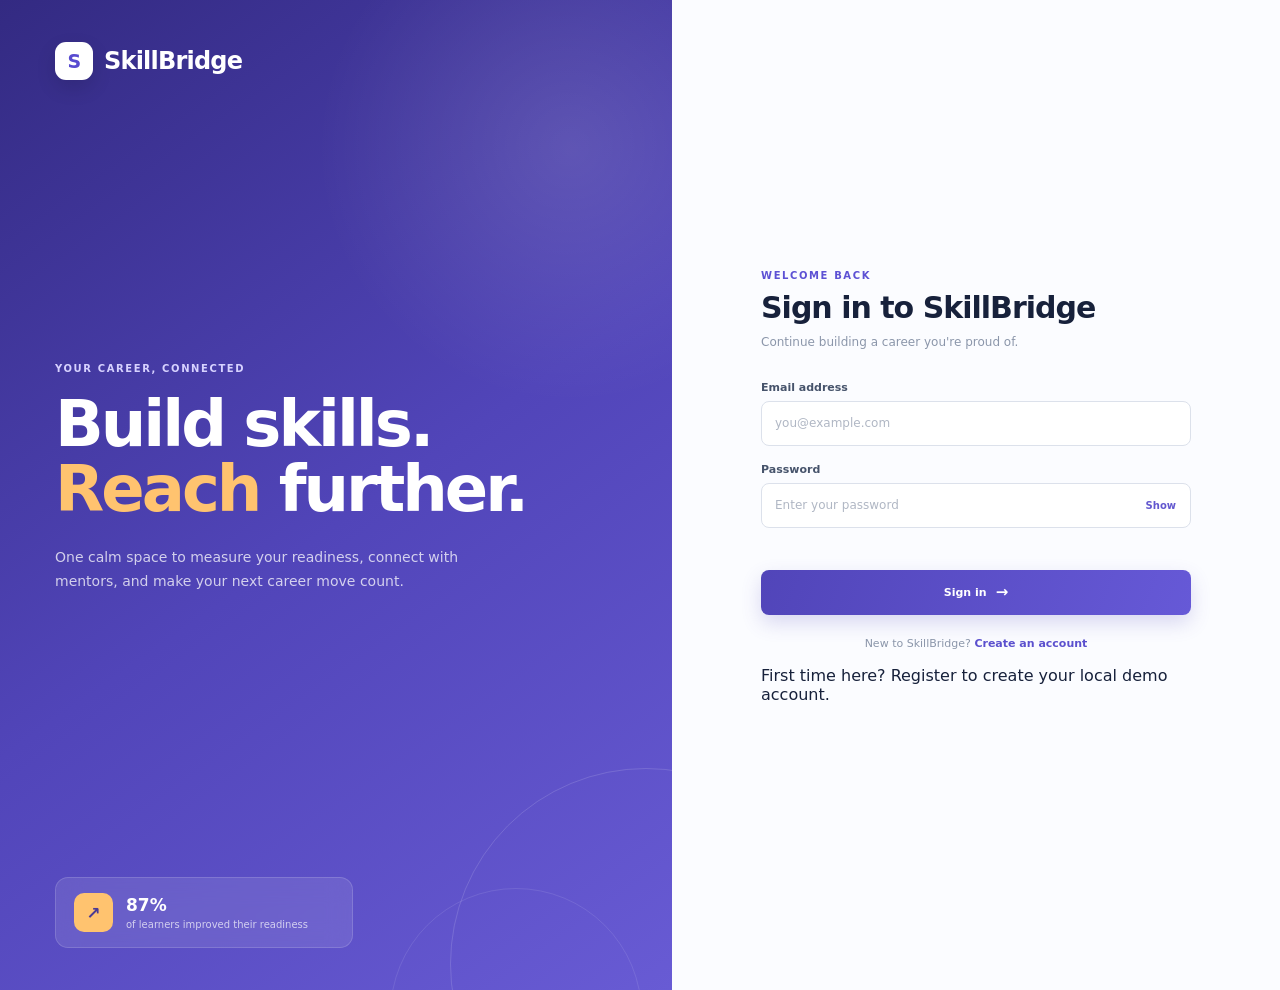
<file: goals.html>
<!doctype html><html lang="en"><head><meta charset="utf-8"><meta name="viewport" content="width=device-width,initial-scale=1"><title>Short Term Goals | SkillBridge</title><link rel="stylesheet" href="features.css"></head><body class="dashboard-page"><div class="app-shell"><aside class="sidebar" id="sidebar"><a class="brand side-brand" href="dashboard.html"><span class="brand-mark">S</span>SkillBridge</a><nav aria-label="Main navigation"><p class="nav-label">MENU</p><a class="nav-item" href="dashboard.html"><span>▦</span>Dashboard</a><a class="nav-item" href="profile.html"><span>◉</span>Profile</a><a class="nav-item" href="courses.html"><span>▤</span>Courses</a><a class="nav-item" href="mentors.html"><span>♙</span>Mentors</a><a class="nav-item" href="targets.html"><span>◎</span>Targets</a><a class="nav-item active" href="goals.html"><span>◷</span>Short Term Goals</a><p class="nav-label second">ACCOUNT</p><a class="nav-item" href="settings.html"><span>⚙</span>Settings</a></nav></aside><main class="main-content page-content"><header class="topbar"><button class="menu-button" id="menuButton" type="button" aria-label="Open navigation">☰</button><div class="mobile-brand">SkillBridge</div></header><section class="page-hero compact-hero"><p class="eyebrow accent">WEEKLY FOCUS</p><h1>Make progress feel <span>possible.</span></h1><p>Small promises to yourself create the consistency employers notice.</p></section><section class="goal-add"><input id="goalInput" maxlength="100" placeholder="Add a new short-term goal"><button id="addGoal" class="primary-button">Add goal <span>+</span></button></section><section id="goalList" class="goal-list" aria-live="polite"></section></main></div><div class="toast" id="toast" role="status"></div><script src="script.js"></script><script src="app.js"></script></body></html>
</file>
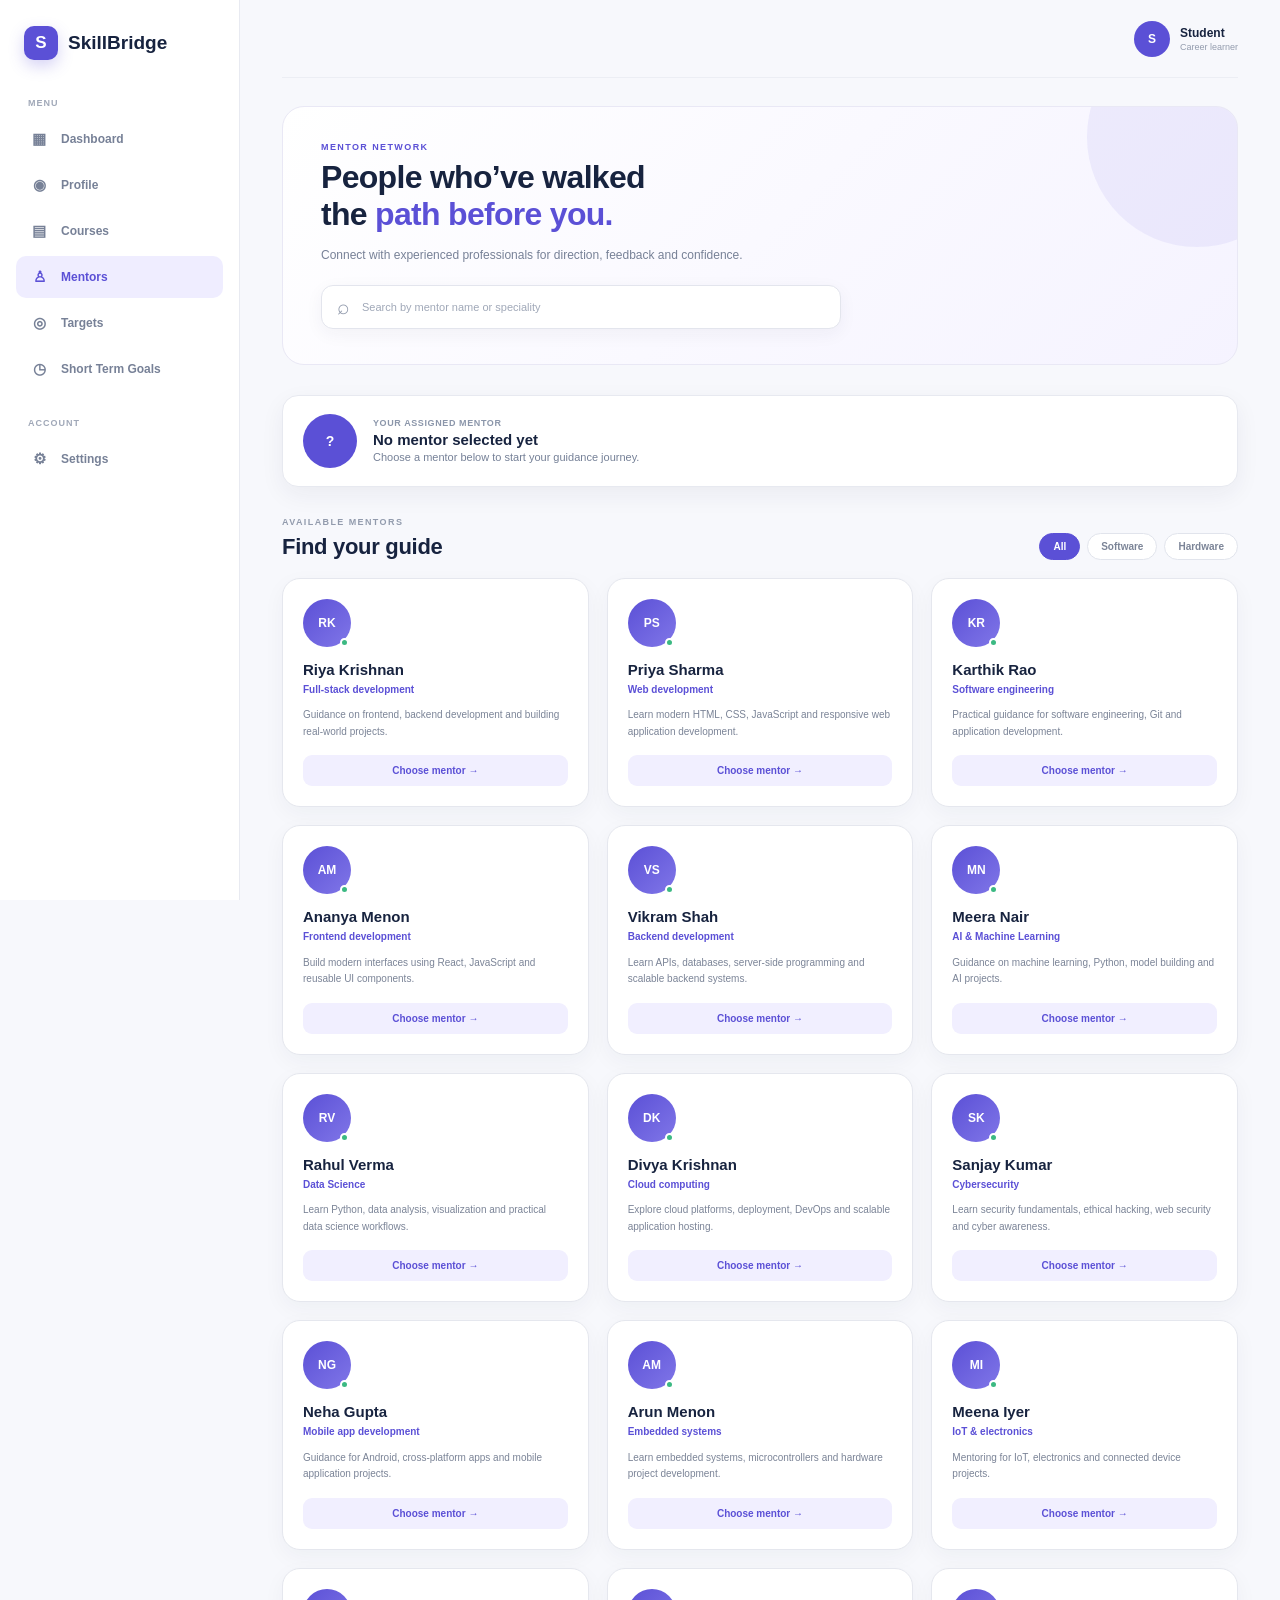
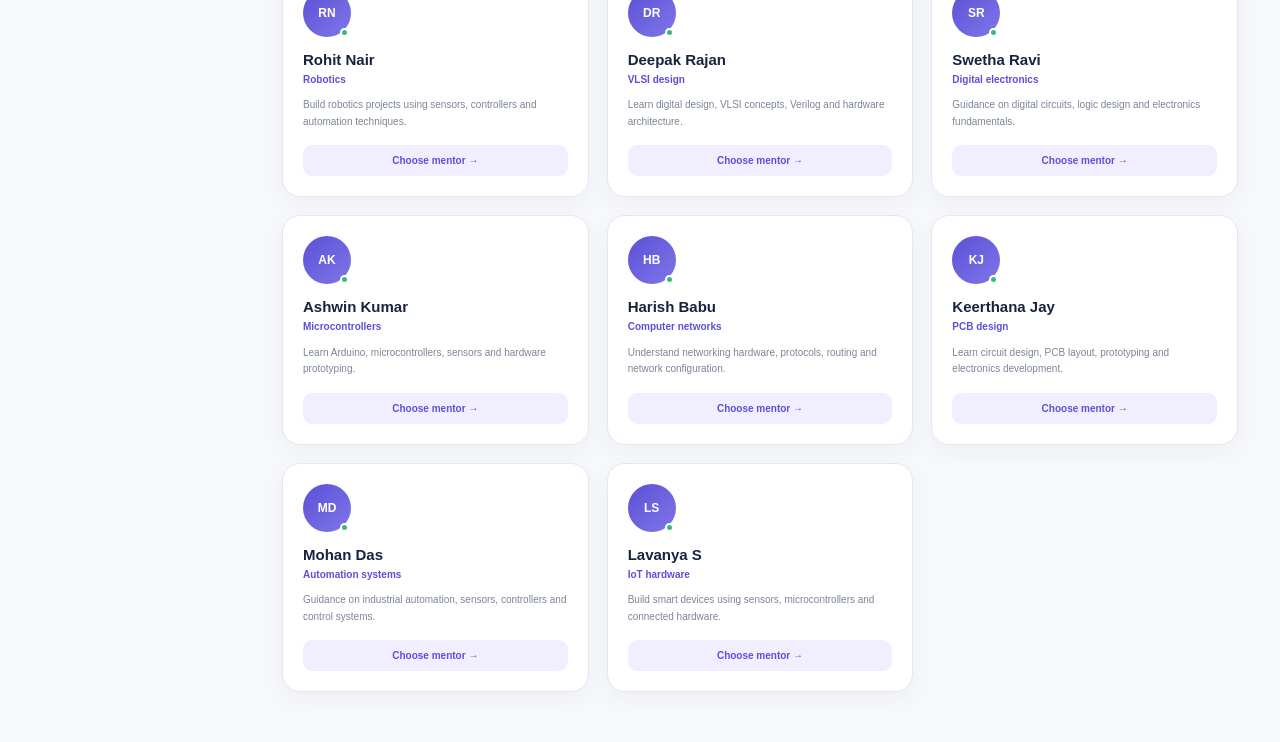
<file: mentors.html>
<!doctype html>
<html lang="en">

<head>

  <meta charset="UTF-8">

  <meta
    name="viewport"
    content="width=device-width, initial-scale=1.0">

  <title>Mentors | SkillBridge</title>


  <style>

    /* =====================================================
       RESET / GLOBAL
    ====================================================== */

    * {
      box-sizing: border-box;
    }

    html {
      scroll-behavior: smooth;
    }

    body {
      margin: 0;
      min-height: 100vh;

      font-family:
        Inter,
        "Segoe UI",
        Arial,
        sans-serif;

      background: #f7f8fc;
      color: #17233f;
    }

    a {
      color: inherit;
      text-decoration: none;
    }

    button,
    input,
    select,
    textarea {
      font: inherit;
    }

    button {
      cursor: pointer;
    }


    /* =====================================================
       APP SHELL
    ====================================================== */

    .app-shell {
      min-height: 100vh;
      display: flex;
    }


    /* =====================================================
       SIDEBAR
    ====================================================== */

    .sidebar {
      position: fixed;

      left: 0;
      top: 0;
      bottom: 0;

      width: 240px;
      min-height: 100vh;

      padding: 26px 16px;

      background: #ffffff;

      border-right:
        1px solid #e8eaf1;

      z-index: 1000;

      overflow-y: auto;
    }


    /* BRAND */

    .brand {
      display: flex;
      align-items: center;

      gap: 10px;

      margin-bottom: 38px;
      padding-left: 8px;

      color: #17233f;

      font-size: 19px;
      font-weight: 800;
    }

    .brand-mark {
      width: 34px;
      height: 34px;

      display: grid;
      place-items: center;

      border-radius: 10px;

      background: #5b50d6;
      color: #ffffff;

      font-size: 17px;
      font-weight: 900;

      box-shadow:
        0 6px 15px
        rgba(91, 80, 214, .25);
    }


    /* =====================================================
       NAVIGATION
    ====================================================== */

    .nav-label {
      margin: 0 0 10px 12px;

      color: #a0a8b8;

      font-size: 9px;
      font-weight: 800;

      letter-spacing: 1px;
    }

    .nav-label.second {
      margin-top: 28px;
    }

    .nav-item {
      display: flex;
      align-items: center;

      gap: 12px;

      width: 100%;

      padding: 12px 13px;
      margin: 4px 0;

      border-radius: 10px;

      color: #778197;

      font-size: 12px;
      font-weight: 600;

      transition:
        background .2s ease,
        color .2s ease,
        transform .2s ease;
    }

    .nav-item span {
      width: 20px;

      display: inline-flex;
      justify-content: center;

      font-size: 15px;
    }

    .nav-item:hover {
      background: #f3f2ff;
      color: #5b50d6;
    }

    .nav-item.active {
      background: #efedff;
      color: #5b50d6;
      font-weight: 800;
    }


    /* =====================================================
       MAIN CONTENT
    ====================================================== */

    .main-content {
      width: calc(100% - 240px);

      margin-left: 240px;

      min-height: 100vh;

      padding:
        0 42px 50px;
    }


    /* =====================================================
       TOPBAR
    ====================================================== */

    .topbar {
      height: 78px;

      display: flex;
      align-items: center;

      border-bottom:
        1px solid #eceef4;

      margin-bottom: 28px;
    }

    .menu-button {
      display: none;

      width: 40px;
      height: 40px;

      border: 0;

      background: transparent;

      color: #17233f;

      font-size: 24px;
    }

    .mobile-brand {
      display: none;

      font-size: 18px;
      font-weight: 800;
    }

    .top-actions {
      margin-left: auto;
    }

    .user-chip {
      display: flex;
      align-items: center;

      gap: 10px;
    }

    .user-chip strong {
      display: block;

      color: #17233f;

      font-size: 12px;
    }

    .user-chip small {
      display: block;

      margin-top: 2px;

      color: #929bad;

      font-size: 9px;
    }

    .avatar {
      width: 36px;
      height: 36px;

      display: grid;
      place-items: center;

      border-radius: 50%;

      background: #5b50d6;
      color: #ffffff;

      font-size: 12px;
      font-weight: 800;
    }


    /* =====================================================
       HERO
    ====================================================== */

    .page-hero {
      position: relative;

      padding: 35px 38px;

      margin-bottom: 30px;

      border-radius: 22px;

      background:
        linear-gradient(
          135deg,
          #ffffff 0%,
          #f5f3ff 100%
        );

      border:
        1px solid #e9e8f5;

      overflow: hidden;
    }

    .page-hero::after {
      content: "";

      position: absolute;

      width: 220px;
      height: 220px;

      right: -70px;
      top: -80px;

      border-radius: 50%;

      background:
        rgba(91, 80, 214, .08);

      pointer-events: none;
    }

    .eyebrow {
      margin: 0 0 7px;

      color: #929bad;

      font-size: 9px;
      font-weight: 800;

      letter-spacing: 1.4px;
    }

    .eyebrow.accent {
      color: #5b50d6;
    }

    .page-hero h1 {
      position: relative;
      z-index: 1;

      margin: 0;

      color: #17233f;

      font-size: 32px;
      line-height: 1.15;

      letter-spacing: -.7px;
    }

    .page-hero h1 span {
      color: #5b50d6;
    }

    .page-hero > p:not(.eyebrow) {
      position: relative;
      z-index: 1;

      max-width: 560px;

      margin:
        12px 0 20px;

      color: #778197;

      font-size: 12px;
      line-height: 1.7;
    }


    /* =====================================================
       SEARCH BOX
    ====================================================== */

    .search-box {
      position: relative;
      z-index: 5;

      width: min(520px, 100%);
      height: 44px;

      display: flex;
      align-items: center;

      gap: 10px;

      padding: 0 15px;

      background: #ffffff;

      border:
        1px solid #e3e5ed;

      border-radius: 12px;

      box-shadow:
        0 5px 18px
        rgba(31, 40, 73, .05);
    }

    .search-box span {
      flex: 0 0 auto;

      color: #9099ab;

      font-size: 21px;
    }

    .search-box input {
      width: 100%;
      min-width: 0;

      border: 0;
      outline: 0;

      background: transparent;

      color: #17233f;

      font-size: 11px;
    }

    .search-box input::placeholder {
      color: #a0a8b8;
    }


    /* =====================================================
       ASSIGNED MENTOR
    ====================================================== */

    .assigned-panel {
      margin-bottom: 30px;
    }

    .assigned-mentor-card {
      display: flex;
      align-items: center;

      gap: 16px;

      width: 100%;

      padding: 18px 20px;

      background: #ffffff;

      border:
        1px solid #e7e9f0;

      border-radius: 16px;

      box-shadow:
        0 8px 24px
        rgba(31, 40, 73, .06);
    }

    .assigned-mentor-avatar {
      width: 54px;
      height: 54px;

      flex: 0 0 54px;

      display: grid;
      place-items: center;

      border-radius: 50%;

      background: #5b50d6;
      color: #ffffff;

      font-size: 14px;
      font-weight: 800;
    }

    .assigned-mentor-info {
      min-width: 0;
      flex: 1;
    }

    .assigned-mentor-label {
      display: block;

      margin-bottom: 3px;

      color: #8b96aa;

      font-size: 9px;
      font-weight: 800;

      letter-spacing: .6px;

      text-transform: uppercase;
    }

    .assigned-mentor-info h3 {
      margin: 0 0 3px;

      color: #17233f;

      font-size: 15px;
    }

    .assigned-mentor-info p {
      margin: 0;

      color: #758097;

      font-size: 11px;
    }

    .assigned-badge {
      padding: 6px 10px;

      border-radius: 20px;

      background: #e9f7f0;
      color: #37936b;

      font-size: 9px;
      font-weight: 800;

      white-space: nowrap;
    }


    /* =====================================================
       SECTION HEADING
    ====================================================== */

    .section-heading {
      display: flex;

      align-items: flex-end;
      justify-content: space-between;

      gap: 20px;

      margin:
        0 0 18px;
    }

    .section-heading h2 {
      margin: 0;

      color: #17233f;

      font-size: 22px;

      letter-spacing: -.3px;
    }


    /* =====================================================
       FILTERS
    ====================================================== */

    .filter-row {
      display: flex;

      gap: 7px;

      flex-wrap: wrap;
    }

    .filter {
      border:
        1px solid #e1e4ec;

      background: #ffffff;

      color: #7b8497;

      border-radius: 20px;

      padding: 7px 13px;

      font-size: 10px;
      font-weight: 700;

      transition: .2s ease;
    }

    .filter:hover {
      border-color: #5b50d6;
      color: #5b50d6;
    }

    .filter.active {
      background: #5b50d6;
      border-color: #5b50d6;

      color: #ffffff;
    }


    /* =====================================================
       MENTOR GRID
    ====================================================== */

    .mentor-grid {
      display: grid;

      grid-template-columns:
        repeat(3, minmax(0, 1fr));

      gap: 18px;
    }


    /* =====================================================
       MENTOR CARD
    ====================================================== */

    .mentor-card {
      position: relative;

      min-width: 0;

      padding: 20px;

      background: #ffffff;

      border:
        1px solid #e5e7ee;

      border-radius: 18px;

      box-shadow:
        0 7px 22px
        rgba(31, 40, 73, .045);

      transition:
        transform .2s ease,
        box-shadow .2s ease,
        border-color .2s ease;
    }

    .mentor-card:hover {
      transform: translateY(-3px);

      box-shadow:
        0 12px 30px
        rgba(31, 40, 73, .08);

      border-color: #d9d6fb;
    }

    .mentor-card-selected {
      border:
        2px solid #5b50d6 !important;

      box-shadow:
        0 10px 28px
        rgba(91, 80, 214, .12);
    }


    /* =====================================================
       MENTOR CARD TOP
    ====================================================== */

    .mentor-card-top {
      position: relative;

      display: flex;
      align-items: center;

      min-height: 48px;

      margin-bottom: 14px;
    }

    .mentor-avatar {
      width: 48px;
      height: 48px;

      display: grid;
      place-items: center;

      border-radius: 50%;

      color: #ffffff;

      font-size: 12px;
      font-weight: 800;

      background:
        linear-gradient(
          135deg,
          #5b50d6,
          #8076e8
        );
    }

    .online-dot {
      width: 9px;
      height: 9px;

      position: absolute;

      left: 37px;
      bottom: 0;

      border-radius: 50%;

      background: #3bb982;

      border:
        2px solid #ffffff;
    }


    /* =====================================================
       MENTOR TEXT
    ====================================================== */

    .mentor-card h3 {
      margin:
        0 0 4px;

      color: #17233f;

      font-size: 15px;
    }

    .mentor-card > p {
      margin: 0;

      color: #7b8497;

      font-size: 10px;

      line-height: 1.65;
    }

    .mentor-card .mentor-specialty {
      margin-bottom: 9px;

      color: #5b50d6;

      font-size: 10px;
      font-weight: 800;
    }


    /* =====================================================
       ASSIGNED LABEL
    ====================================================== */

    .mentor-assigned-label {
      display: inline-block;

      margin-top: 12px;

      padding: 5px 9px;

      border-radius: 20px;

      background: #e9f7f0;

      color: #37936b;

      font-size: 8px;
      font-weight: 800;

      letter-spacing: .4px;

      text-transform: uppercase;
    }


    /* =====================================================
       MENTOR BUTTON
    ====================================================== */

    .mentor-button {
      width: 100%;

      margin-top: 15px;

      padding: 10px 13px;

      border: 0;

      border-radius: 9px;

      background: #f1efff;

      color: #5b50d6;

      font-size: 10px;
      font-weight: 800;

      transition:
        background .2s ease,
        color .2s ease;
    }

    .mentor-button:hover {
      background: #5b50d6;
      color: #ffffff;
    }

    .mentor-card-selected .mentor-button {
      background: #5b50d6;
      color: #ffffff;
    }


    /* =====================================================
       EMPTY STATE
    ====================================================== */

    .empty-state {
      grid-column: 1 / -1;

      padding: 40px 20px;

      text-align: center;

      background: #ffffff;

      border:
        1px solid #e5e7ee;

      border-radius: 16px;

      color: #7c899e;

      font-size: 12px;
    }


    /* =====================================================
       TOAST
    ====================================================== */

    .toast {
      position: fixed;

      left: 50%;
      bottom: 25px;

      transform:
        translate(-50%, 20px);

      padding: 12px 18px;

      background: #17233f;
      color: #ffffff;

      border-radius: 10px;

      font-size: 11px;
      font-weight: 700;

      opacity: 0;

      pointer-events: none;

      transition: .25s ease;

      z-index: 9999;
    }

    .toast.show {
      opacity: 1;

      transform:
        translate(-50%, 0);
    }


    /* =====================================================
       MOBILE OVERLAY
    ====================================================== */

    .sidebar-overlay {
      display: none;

      position: fixed;

      inset: 0;

      background:
        rgba(23, 35, 63, .35);

      z-index: 900;
    }

    .sidebar-overlay.show {
      display: block;
    }


    /* =====================================================
       TABLET
    ====================================================== */

    @media (max-width: 1100px) {

      .main-content {
        padding-left: 28px;
        padding-right: 28px;
      }

      .mentor-grid {
        grid-template-columns:
          repeat(2, minmax(0, 1fr));
      }

    }


    /* =====================================================
       MOBILE
    ====================================================== */

    @media (max-width: 760px) {

      .sidebar {
        width: 240px;

        transform:
          translateX(-100%);

        transition:
          transform .25s ease;
      }

      .sidebar.open {
        transform:
          translateX(0);
      }

      .main-content {
        width: 100%;

        margin-left: 0;

        padding:
          0 18px 40px;
      }

      .topbar {
        height: 68px;
      }

      .menu-button {
        display: block;
      }

      .mobile-brand {
        display: block;

        margin-left: 10px;
        margin-right: auto;
      }

      .top-actions {
        margin-left: 10px;
      }

      .user-chip small {
        display: none;
      }

      .page-hero {
        padding:
          26px 22px;
      }

      .page-hero h1 {
        font-size: 26px;
      }

      .section-heading {
        align-items: flex-start;

        flex-direction: column;
      }

      .mentor-grid {
        grid-template-columns: 1fr;
      }

      .assigned-mentor-card {
        align-items: flex-start;
      }

    }


    /* =====================================================
       SMALL MOBILE
    ====================================================== */

    @media (max-width: 480px) {

      .main-content {
        padding-left: 14px;
        padding-right: 14px;
      }

      .page-hero {
        padding:
          24px 18px;
      }

      .page-hero h1 {
        font-size: 23px;
      }

      .page-hero h1 br {
        display: none;
      }

      .assigned-mentor-card {
        flex-wrap: wrap;
      }

      .assigned-mentor-info {
        width:
          calc(100% - 70px);
      }

      .assigned-badge {
        margin-left: 70px;
      }

      .user-chip span:last-child {
        display: none;
      }

    }

  </style>

</head>


<body>


  <!-- =====================================================
       APP
  ====================================================== -->

  <div class="app-shell">


    <!-- ===================================================
         SIDEBAR
    ==================================================== -->

    <aside
      class="sidebar"
      id="sidebar">


      <!-- BRAND -->

      <a
        class="brand side-brand"
        href="dashboard.html">

        <span class="brand-mark">
          S
        </span>

        SkillBridge

      </a>


      <!-- NAVIGATION -->

      <nav aria-label="Main navigation">


        <p class="nav-label">
          MENU
        </p>


        <a
          class="nav-item"
          href="dashboard.html">

          <span>▦</span>

          Dashboard

        </a>


        <a
          class="nav-item"
          href="profile.html">

          <span>◉</span>

          Profile

        </a>


        <a
          class="nav-item"
          href="courses.html">

          <span>▤</span>

          Courses

        </a>


        <a
          class="nav-item active"
          href="mentors.html">

          <span>♙</span>

          Mentors

        </a>


        <a
          class="nav-item"
          href="targets.html">

          <span>◎</span>

          Targets

        </a>


        <a
          class="nav-item"
          href="goals.html">

          <span>◷</span>

          Short Term Goals

        </a>


        <p class="nav-label second">
          ACCOUNT
        </p>


        <a
          class="nav-item"
          href="settings.html">

          <span>⚙</span>

          Settings

        </a>


      </nav>

    </aside>


    <!-- MOBILE OVERLAY -->

    <div
      class="sidebar-overlay"
      id="sidebarOverlay">
    </div>


    <!-- ===================================================
         MAIN
    ==================================================== -->

    <main class="main-content">


      <!-- =================================================
           TOPBAR
      ================================================== -->

      <header class="topbar">


        <button
          class="menu-button"
          id="menuButton"
          type="button"
          aria-label="Open navigation"
          aria-expanded="false">

          ☰

        </button>


        <div class="mobile-brand">
          SkillBridge
        </div>


        <div class="top-actions">

          <a
            class="user-chip"
            href="profile.html">


            <span
              class="avatar user-initial"
              id="mentorPageAvatar">

              S

            </span>


            <span>

              <strong
                class="user-name"
                id="mentorPageUserName">

                Student

              </strong>


              <small>
                Career learner
              </small>

            </span>


          </a>

        </div>


      </header>


      <!-- =================================================
           HERO
      ================================================== -->

      <section
        class="page-hero mentor-hero">


        <p class="eyebrow accent">
          MENTOR NETWORK
        </p>


        <h1>

          People who’ve walked
          <br>

          the
          <span>
            path before you.
          </span>

        </h1>


        <p>

          Connect with experienced professionals
          for direction, feedback and confidence.

        </p>


        <!-- SEARCH -->

        <label
          class="search-box"
          for="mentorSearch">


          <span>
            ⌕
          </span>


          <input
            id="mentorSearch"
            type="search"
            placeholder="Search by mentor name or speciality"
            autocomplete="off">


        </label>


      </section>


      <!-- =================================================
           ASSIGNED MENTOR
      ================================================== -->

      <section
        id="assignedMentorPanel"
        class="assigned-panel">

      </section>


      <!-- =================================================
           AVAILABLE MENTORS
      ================================================== -->

      <section
        class="section-heading">


        <div>

          <p class="eyebrow">
            AVAILABLE MENTORS
          </p>


          <h2>
            Find your guide
          </h2>

        </div>


        <!-- FILTER -->

        <div class="filter-row">


          <button
            class="filter active"
            data-specialty="all"
            type="button">

            All

          </button>


          <button
            class="filter"
            data-specialty="software"
            type="button">

            Software

          </button>


          <button
            class="filter"
            data-specialty="hardware"
            type="button">

            Hardware

          </button>


        </div>


      </section>


      <!-- =================================================
           MENTOR GRID
      ================================================== -->

      <section
        class="mentor-grid"
        id="mentorGrid">

      </section>


    </main>


  </div>


  <!-- =====================================================
       TOAST
  ====================================================== -->

  <div
    class="toast"
    id="toast"
    role="status"
    aria-live="polite">

  </div>



  <script>


    /* =====================================================
       STORAGE
    ====================================================== */

    const MENTOR_STORAGE_KEY =
      "skillbridge_selected_mentor";

    const CURRENT_USER_KEY =
      "skillbridge_current_user";

    const USER_STORAGE_KEY =
      "skillbridgeUser";


    /* =====================================================
       MENTOR DATA
    ====================================================== */

    const MENTORS = [

      /* SOFTWARE */

      {
        id: "riya-krishnan",
        name: "Riya Krishnan",
        initials: "RK",
        specialty: "software",
        specialtyName: "Full-stack development",
        description:
          "Guidance on frontend, backend development and building real-world projects.",
        availability: "Available"
      },

      {
        id: "priya-sharma",
        name: "Priya Sharma",
        initials: "PS",
        specialty: "software",
        specialtyName: "Web development",
        description:
          "Learn modern HTML, CSS, JavaScript and responsive web application development.",
        availability: "Available"
      },

      {
        id: "karthik-rao",
        name: "Karthik Rao",
        initials: "KR",
        specialty: "software",
        specialtyName: "Software engineering",
        description:
          "Practical guidance for software engineering, Git and application development.",
        availability: "Available"
      },

      {
        id: "ananya-menon",
        name: "Ananya Menon",
        initials: "AM",
        specialty: "software",
        specialtyName: "Frontend development",
        description:
          "Build modern interfaces using React, JavaScript and reusable UI components.",
        availability: "Available"
      },

      {
        id: "vikram-shah",
        name: "Vikram Shah",
        initials: "VS",
        specialty: "software",
        specialtyName: "Backend development",
        description:
          "Learn APIs, databases, server-side programming and scalable backend systems.",
        availability: "Available"
      },

      {
        id: "meera-nair",
        name: "Meera Nair",
        initials: "MN",
        specialty: "software",
        specialtyName: "AI & Machine Learning",
        description:
          "Guidance on machine learning, Python, model building and AI projects.",
        availability: "Available"
      },

      {
        id: "rahul-verma",
        name: "Rahul Verma",
        initials: "RV",
        specialty: "software",
        specialtyName: "Data Science",
        description:
          "Learn Python, data analysis, visualization and practical data science workflows.",
        availability: "Available"
      },

      {
        id: "divya-krishnan",
        name: "Divya Krishnan",
        initials: "DK",
        specialty: "software",
        specialtyName: "Cloud computing",
        description:
          "Explore cloud platforms, deployment, DevOps and scalable application hosting.",
        availability: "Available"
      },

      {
        id: "sanjay-kumar",
        name: "Sanjay Kumar",
        initials: "SK",
        specialty: "software",
        specialtyName: "Cybersecurity",
        description:
          "Learn security fundamentals, ethical hacking, web security and cyber awareness.",
        availability: "Available"
      },

      {
        id: "neha-gupta",
        name: "Neha Gupta",
        initials: "NG",
        specialty: "software",
        specialtyName: "Mobile app development",
        description:
          "Guidance for Android, cross-platform apps and mobile application projects.",
        availability: "Available"
      },


      /* HARDWARE */

      {
        id: "arun-menon",
        name: "Arun Menon",
        initials: "AM",
        specialty: "hardware",
        specialtyName: "Embedded systems",
        description:
          "Learn embedded systems, microcontrollers and hardware project development.",
        availability: "Available"
      },

      {
        id: "meena-iyer",
        name: "Meena Iyer",
        initials: "MI",
        specialty: "hardware",
        specialtyName: "IoT & electronics",
        description:
          "Mentoring for IoT, electronics and connected device projects.",
        availability: "Available"
      },

      {
        id: "rohit-nair",
        name: "Rohit Nair",
        initials: "RN",
        specialty: "hardware",
        specialtyName: "Robotics",
        description:
          "Build robotics projects using sensors, controllers and automation techniques.",
        availability: "Available"
      },

      {
        id: "deepak-rajan",
        name: "Deepak Rajan",
        initials: "DR",
        specialty: "hardware",
        specialtyName: "VLSI design",
        description:
          "Learn digital design, VLSI concepts, Verilog and hardware architecture.",
        availability: "Available"
      },

      {
        id: "swetha-ravi",
        name: "Swetha Ravi",
        initials: "SR",
        specialty: "hardware",
        specialtyName: "Digital electronics",
        description:
          "Guidance on digital circuits, logic design and electronics fundamentals.",
        availability: "Available"
      },

      {
        id: "ashwin-kumar",
        name: "Ashwin Kumar",
        initials: "AK",
        specialty: "hardware",
        specialtyName: "Microcontrollers",
        description:
          "Learn Arduino, microcontrollers, sensors and hardware prototyping.",
        availability: "Available"
      },

      {
        id: "harish-babu",
        name: "Harish Babu",
        initials: "HB",
        specialty: "hardware",
        specialtyName: "Computer networks",
        description:
          "Understand networking hardware, protocols, routing and network configuration.",
        availability: "Available"
      },

      {
        id: "keerthana-jay",
        name: "Keerthana Jay",
        initials: "KJ",
        specialty: "hardware",
        specialtyName: "PCB design",
        description:
          "Learn circuit design, PCB layout, prototyping and electronics development.",
        availability: "Available"
      },

      {
        id: "mohan-das",
        name: "Mohan Das",
        initials: "MD",
        specialty: "hardware",
        specialtyName: "Automation systems",
        description:
          "Guidance on industrial automation, sensors, controllers and control systems.",
        availability: "Available"
      },

      {
        id: "lavanya-s",
        name: "Lavanya S",
        initials: "LS",
        specialty: "hardware",
        specialtyName: "IoT hardware",
        description:
          "Build smart devices using sensors, microcontrollers and connected hardware.",
        availability: "Available"
      }

    ];


    /* =====================================================
       SAFE JSON
    ====================================================== */

    function readJSON(key) {

      try {

        const value =
          localStorage.getItem(key);

        if (!value) {
          return null;
        }

        return JSON.parse(value);

      } catch (error) {

        console.error(
          "Unable to read localStorage:",
          error
        );

        return null;

      }

    }


    /* =====================================================
       CURRENT USER
    ====================================================== */

    function getCurrentUser() {

      const currentUser =
        readJSON(CURRENT_USER_KEY);

      if (
        currentUser &&
        typeof currentUser === "object"
      ) {

        return currentUser;

      }


      const registeredUser =
        readJSON(USER_STORAGE_KEY);

      if (
        registeredUser &&
        typeof registeredUser === "object"
      ) {

        return registeredUser;

      }


      return null;

    }


    /* =====================================================
       USER IDENTIFIER
    ====================================================== */

    function getCurrentUserIdentifier() {

      const user =
        getCurrentUser();

      if (!user) {
        return null;
      }

      return (
        user.email ||
        user.userEmail ||
        user.username ||
        user.id ||
        null
      );

    }


    /* =====================================================
       USER-SPECIFIC MENTOR KEY
    ====================================================== */

    function getMentorStorageKey() {

      const identifier =
        getCurrentUserIdentifier();

      if (!identifier) {
        return MENTOR_STORAGE_KEY;
      }

      const safeIdentifier =
        String(identifier)
          .trim()
          .toLowerCase()
          .replace(
            /[^a-z0-9]/g,
            "_"
          );

      return (
        MENTOR_STORAGE_KEY +
        "_" +
        safeIdentifier
      );

    }


    /* =====================================================
       GET SELECTED MENTOR
    ====================================================== */

    function getSelectedMentor() {

      try {

        const key =
          getMentorStorageKey();

        const saved =
          localStorage.getItem(key);

        if (!saved) {
          return null;
        }

        const parsed =
          JSON.parse(saved);

        if (
          !parsed ||
          !parsed.id
        ) {

          return null;

        }

        return (
          MENTORS.find(
            function(mentor) {

              return (
                mentor.id ===
                parsed.id
              );

            }
          ) || null
        );

      } catch (error) {

        console.error(
          "Unable to read selected mentor:",
          error
        );

        return null;

      }

    }


    /* =====================================================
       SELECT MENTOR
    ====================================================== */

    function selectMentor(mentor) {

      if (!mentor) {
        return;
      }


      try {

        const key =
          getMentorStorageKey();

        localStorage.setItem(
          key,
          JSON.stringify(mentor)
        );

      } catch (error) {

        console.error(
          "Unable to save selected mentor:",
          error
        );

        showToast(
          "Unable to save mentor."
        );

        return;

      }


      renderAssignedMentor();

      renderMentors();


      showToast(
        mentor.name +
        " is now your assigned mentor ✓"
      );

    }


    /* =====================================================
       ASSIGNED MENTOR
    ====================================================== */

    function renderAssignedMentor() {

      const panel =
        document.getElementById(
          "assignedMentorPanel"
        );

      if (!panel) {
        return;
      }


      const mentor =
        getSelectedMentor();


      if (!mentor) {

        panel.innerHTML = `

          <div class="assigned-mentor-card">

            <div class="assigned-mentor-avatar">
              ?
            </div>

            <div class="assigned-mentor-info">

              <span class="assigned-mentor-label">
                Your assigned mentor
              </span>

              <h3>
                No mentor selected yet
              </h3>

              <p>
                Choose a mentor below to start
                your guidance journey.
              </p>

            </div>

          </div>

        `;

        return;

      }


      panel.innerHTML = `

        <div class="assigned-mentor-card">

          <div class="assigned-mentor-avatar">
            ${mentor.initials}
          </div>

          <div class="assigned-mentor-info">

            <span class="assigned-mentor-label">
              Your assigned mentor
            </span>

            <h3>
              ${mentor.name}
            </h3>

            <p>
              ${mentor.specialtyName}
            </p>

          </div>

          <span class="assigned-badge">
            Assigned
          </span>

        </div>

      `;

    }


    /* =====================================================
       RENDER MENTORS
    ====================================================== */

    function renderMentors() {

      const grid =
        document.getElementById(
          "mentorGrid"
        );

      if (!grid) {
        return;
      }


      const searchInput =
        document.getElementById(
          "mentorSearch"
        );


      const searchText =
        searchInput
          ? searchInput.value
              .trim()
              .toLowerCase()
          : "";


      const activeFilter =
        document.querySelector(
          ".filter.active"
        );


      const specialty =
        activeFilter
          ? activeFilter.dataset.specialty
          : "all";


      const selectedMentor =
        getSelectedMentor();


      const filteredMentors =
        MENTORS.filter(
          function(mentor) {


            const matchesSpecialty =
              specialty === "all" ||
              mentor.specialty === specialty;


            const searchableText =
              (
                mentor.name +
                " " +
                mentor.specialtyName +
                " " +
                mentor.description
              )
              .toLowerCase();


            const matchesSearch =
              !searchText ||
              searchableText.includes(
                searchText
              );


            return (
              matchesSpecialty &&
              matchesSearch
            );

          }
        );


      if (!filteredMentors.length) {

        grid.innerHTML = `

          <div class="empty-state">

            No mentors found.

          </div>

        `;

        return;

      }


      grid.innerHTML =
        filteredMentors
          .map(
            function(mentor) {


              const isSelected =
                selectedMentor &&
                selectedMentor.id ===
                  mentor.id;


              return `

                <article
                  class="
                    mentor-card
                    ${isSelected
                      ? "mentor-card-selected"
                      : ""}
                  "
                  data-mentor-id="${mentor.id}">


                  <div
                    class="mentor-card-top">


                    <span
                      class="mentor-avatar">

                      ${mentor.initials}

                    </span>


                    <span
                      class="online-dot"
                      title="Available">
                    </span>


                  </div>


                  <h3>
                    ${mentor.name}
                  </h3>


                  <p class="mentor-specialty">
                    ${mentor.specialtyName}
                  </p>


                  <p>
                    ${mentor.description}
                  </p>


                  ${
                    isSelected
                      ? `

                        <span
                          class="mentor-assigned-label">

                          ✓ Your assigned mentor

                        </span>

                      `
                      : ""
                  }


                  <button
                    class="mentor-button"
                    type="button"
                    data-select-mentor="${mentor.id}">

                    ${
                      isSelected
                        ? "Assigned ✓"
                        : "Choose mentor →"
                    }

                  </button>


                </article>

              `;

            }
          )
          .join("");


      grid
        .querySelectorAll(
          "[data-select-mentor]"
        )
        .forEach(
          function(button) {


            button.addEventListener(
              "click",
              function() {


                const mentorId =
                  button.dataset.selectMentor;


                const mentor =
                  MENTORS.find(
                    function(item) {

                      return (
                        item.id ===
                        mentorId
                      );

                    }
                  );


                selectMentor(
                  mentor
                );

              }
            );

          }
        );

    }


    /* =====================================================
       SEARCH
    ====================================================== */

    const mentorSearch =
      document.getElementById(
        "mentorSearch"
      );


    if (mentorSearch) {

      mentorSearch.addEventListener(
        "input",
        renderMentors
      );

    }


    /* =====================================================
       FILTER
    ====================================================== */

    document
      .querySelectorAll(".filter")
      .forEach(
        function(button) {


          button.addEventListener(
            "click",
            function() {


              document
                .querySelectorAll(
                  ".filter"
                )
                .forEach(
                  function(item) {

                    item.classList.remove(
                      "active"
                    );

                  }
                );


              button.classList.add(
                "active"
              );


              renderMentors();

            }
          );

        }
      );


    /* =====================================================
       LOAD USER INFORMATION
    ====================================================== */

    function loadUserInformation() {

      const user =
        getCurrentUser();


      const name =
        user
          ? (
              user.name ||
              user.fullName ||
              user.username ||
              "Student"
            )
          : "Student";


      const cleanName =
        String(name).trim();


      const firstLetter =
        cleanName
          .charAt(0)
          .toUpperCase();


      const nameElement =
        document.getElementById(
          "mentorPageUserName"
        );


      const avatarElement =
        document.getElementById(
          "mentorPageAvatar"
        );


      if (nameElement) {

        nameElement.textContent =
          cleanName || "Student";

      }


      if (avatarElement) {

        avatarElement.textContent =
          firstLetter || "S";

      }

    }


    /* =====================================================
       TOAST
    ====================================================== */

    let toastTimer = null;


    function showToast(message) {

      const toast =
        document.getElementById(
          "toast"
        );


      if (!toast) {
        return;
      }


      toast.textContent =
        message;


      toast.classList.add(
        "show"
      );


      clearTimeout(
        toastTimer
      );


      toastTimer =
        setTimeout(
          function() {

            toast.classList.remove(
              "show"
            );

          },
          2500
        );

    }


    /* =====================================================
       MOBILE SIDEBAR
    ====================================================== */

    const menuButton =
      document.getElementById(
        "menuButton"
      );


    const sidebar =
      document.getElementById(
        "sidebar"
      );


    const sidebarOverlay =
      document.getElementById(
        "sidebarOverlay"
      );


    function closeSidebar() {

      if (sidebar) {

        sidebar.classList.remove(
          "open"
        );

      }


      if (sidebarOverlay) {

        sidebarOverlay.classList.remove(
          "show"
        );

      }


      if (menuButton) {

        menuButton.setAttribute(
          "aria-expanded",
          "false"
        );

      }

    }


    if (
      menuButton &&
      sidebar
    ) {

      menuButton.addEventListener(
        "click",
        function() {


          const isOpen =
            sidebar.classList.toggle(
              "open"
            );


          if (sidebarOverlay) {

            sidebarOverlay.classList.toggle(
              "show",
              isOpen
            );

          }


          menuButton.setAttribute(
            "aria-expanded",
            isOpen
              ? "true"
              : "false"
          );

        }
      );

    }


    if (sidebarOverlay) {

      sidebarOverlay.addEventListener(
        "click",
        closeSidebar
      );

    }


    /* =====================================================
       CLOSE SIDEBAR ON NAV CLICK
    ====================================================== */

    if (sidebar) {

      sidebar
        .querySelectorAll(
          ".nav-item"
        )
        .forEach(
          function(link) {


            link.addEventListener(
              "click",
              closeSidebar
            );

          }
        );

    }


    /* =====================================================
       STORAGE EVENT
    ====================================================== */

    window.addEventListener(
      "storage",
      function(event) {


        if (
          event.key ===
          MENTOR_STORAGE_KEY ||
          event.key ===
          getMentorStorageKey()
        ) {

          renderAssignedMentor();

          renderMentors();

        }


        if (
          event.key ===
          USER_STORAGE_KEY ||
          event.key ===
          CURRENT_USER_KEY
        ) {

          loadUserInformation();

          renderAssignedMentor();

          renderMentors();

        }

      }
    );


    /* =====================================================
       INITIALIZE
    ====================================================== */

    function initializePage() {

      loadUserInformation();

      renderAssignedMentor();

      renderMentors();

    }


    initializePage();


  </script>


</body>

</html>
</file>
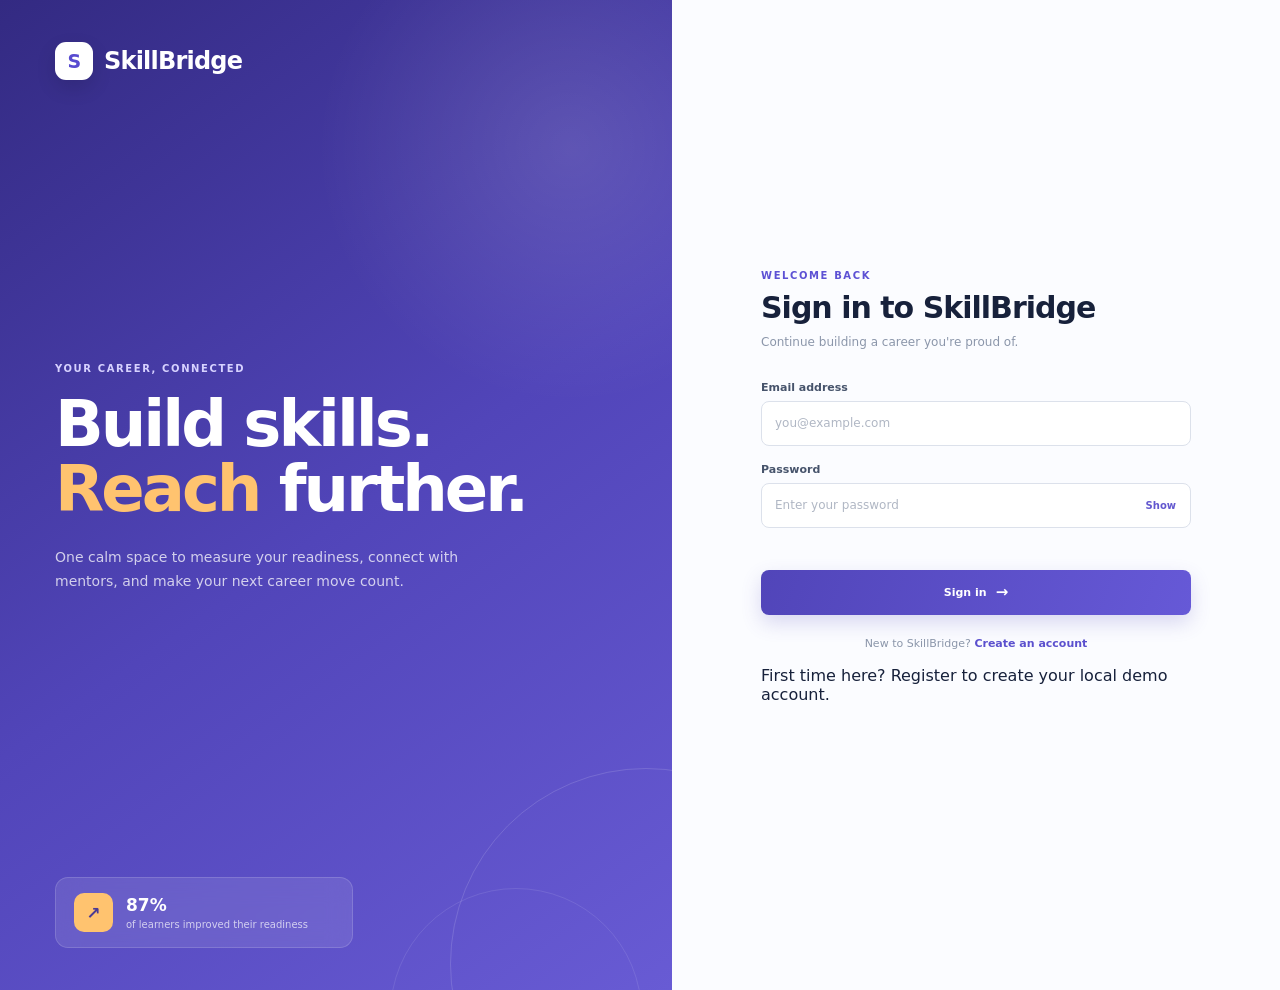
<file: profile.html>
<!doctype html>
<html lang="en">

<head>
  <meta charset="utf-8">
  <meta name="viewport" content="width=device-width, initial-scale=1">

  <title>Profile | SkillBridge</title>

  <link rel="stylesheet" href="features.css">
</head>

<body class="dashboard-page">

  <div class="app-shell">

    <!-- =====================================================
         SIDEBAR
    ====================================================== -->

    <aside class="sidebar" id="sidebar">

      <a class="brand side-brand" href="dashboard.html">
        <span class="brand-mark">S</span>
        SkillBridge
      </a>

      <nav aria-label="Main navigation">

        <p class="nav-label">MENU</p>

        <a class="nav-item" href="dashboard.html">
          <span>▦</span>
          Dashboard
        </a>

        <a class="nav-item active" href="profile.html">
          <span>◉</span>
          Profile
        </a>

        <a class="nav-item" href="courses.html">
          <span>▤</span>
          Courses
        </a>

        <a class="nav-item" href="mentors.html">
          <span>♙</span>
          Mentors
        </a>

        <a class="nav-item" href="targets.html">
          <span>◎</span>
          Targets
        </a>

        <a class="nav-item" href="goals.html">
          <span>◷</span>
          Short Term Goals
        </a>

        <p class="nav-label second">ACCOUNT</p>

        <a class="nav-item" href="settings.html">
          <span>⚙</span>
          Settings
        </a>

      </nav>

    </aside>


    <!-- =====================================================
         MAIN CONTENT
    ====================================================== -->

    <main class="main-content page-content">

      <!-- TOP BAR -->

      <header class="topbar">

        <button
          class="menu-button"
          id="menuButton"
          type="button"
          aria-label="Open navigation"
          aria-expanded="false">
          ☰
        </button>

        <div class="mobile-brand">
          SkillBridge
        </div>

      </header>


      <!-- =====================================================
           PAGE HERO
      ====================================================== -->

      <section class="page-hero compact-hero">

        <p class="eyebrow accent">
          YOUR PROFILE
        </p>

        <h1>
          Make your path <span>personal.</span>
        </h1>

        <p>
          Keep your details and career interests current so your
          guidance stays relevant.
        </p>

      </section>


      <!-- =====================================================
           PROFILE LAYOUT
      ====================================================== -->

      <section class="profile-layout">


        <!-- =================================================
             PROFILE SUMMARY
        ================================================== -->

        <aside class="profile-summary">

          <span
            class="profile-avatar user-initial"
            id="profileAvatar">
            S
          </span>

          <h2
            class="user-name"
            id="summaryName">
            Student
          </h2>

          <p
            class="user-email"
            id="summaryEmail">
            No email available
          </p>

          <span
            class="path-tag"
            id="profilePath">
            Exploring pathways
          </span>

          <hr>

          <p class="eyebrow">
            CAREER READINESS
          </p>

          <strong
            class="readiness-number"
            id="profileReadiness">
            0%
          </strong>

          <p>
            Keep your streak going.
          </p>

        </aside>


        <!-- =================================================
             PROFILE FORM
        ================================================== -->

        <form
          id="profileForm"
          class="form-card"
          novalidate>

          <!-- FORM HEADER -->

          <div class="section-heading compact">

            <div>

              <p class="eyebrow">
                PERSONAL DETAILS
              </p>

              <h2>
                About you
              </h2>

            </div>

          </div>


          <!-- =================================================
               NAME + PHONE
          ================================================== -->

          <div class="two-fields">

            <label>

              Full name

              <input
                id="profileName"
                name="profileName"
                type="text"
                required
                minlength="2"
                autocomplete="name"
                placeholder="Enter your full name">

            </label>


            <label>

              Phone number

              <input
                id="profilePhone"
                name="profilePhone"
                type="tel"
                placeholder="Optional"
                autocomplete="tel">

            </label>

          </div>


          <!-- =================================================
               COLLEGE
          ================================================== -->

          <label>

            College / Institution

            <input
              id="profileCollege"
              name="profileCollege"
              type="text"
              placeholder="Your institution"
              autocomplete="organization">

          </label>


          <!-- =================================================
               CAREER FOCUS
          ================================================== -->

          <label>

            Career focus

            <select
              id="profileFocus"
              name="profileFocus">

              <option value="">
                Choose a focus
              </option>

              <option value="Software development">
                Software development
              </option>

              <option value="Hardware & embedded systems">
                Hardware & embedded systems
              </option>

              <option value="Data & analytics">
                Data & analytics
              </option>

              <option value="Design & product">
                Design & product
              </option>

            </select>

          </label>


          <!-- =================================================
               BIO
          ================================================== -->

          <label>

            Short introduction

            <textarea
              id="profileBio"
              name="profileBio"
              rows="4"
              placeholder="Tell mentors about your interests and career goals."></textarea>

          </label>


          <!-- MESSAGE -->

          <p
            id="profileMessage"
            class="form-message"
            role="alert"
            aria-live="polite">
          </p>


          <!-- SAVE -->

          <button
            class="primary-button save-button"
            type="submit">

            Save profile

            <span>→</span>

          </button>

        </form>

      </section>

    </main>

  </div>


  <!-- TOAST -->

  <div
    class="toast"
    id="toast"
    role="status"
    aria-live="polite">
  </div>


  <!-- =====================================================
       MAIN SCRIPT
       
       IMPORTANT:
       Use ONLY script.js here.
       Do not add another profile storage script.
  ====================================================== -->

  <script src="script.js"></script>

</body>

</html>
</file>
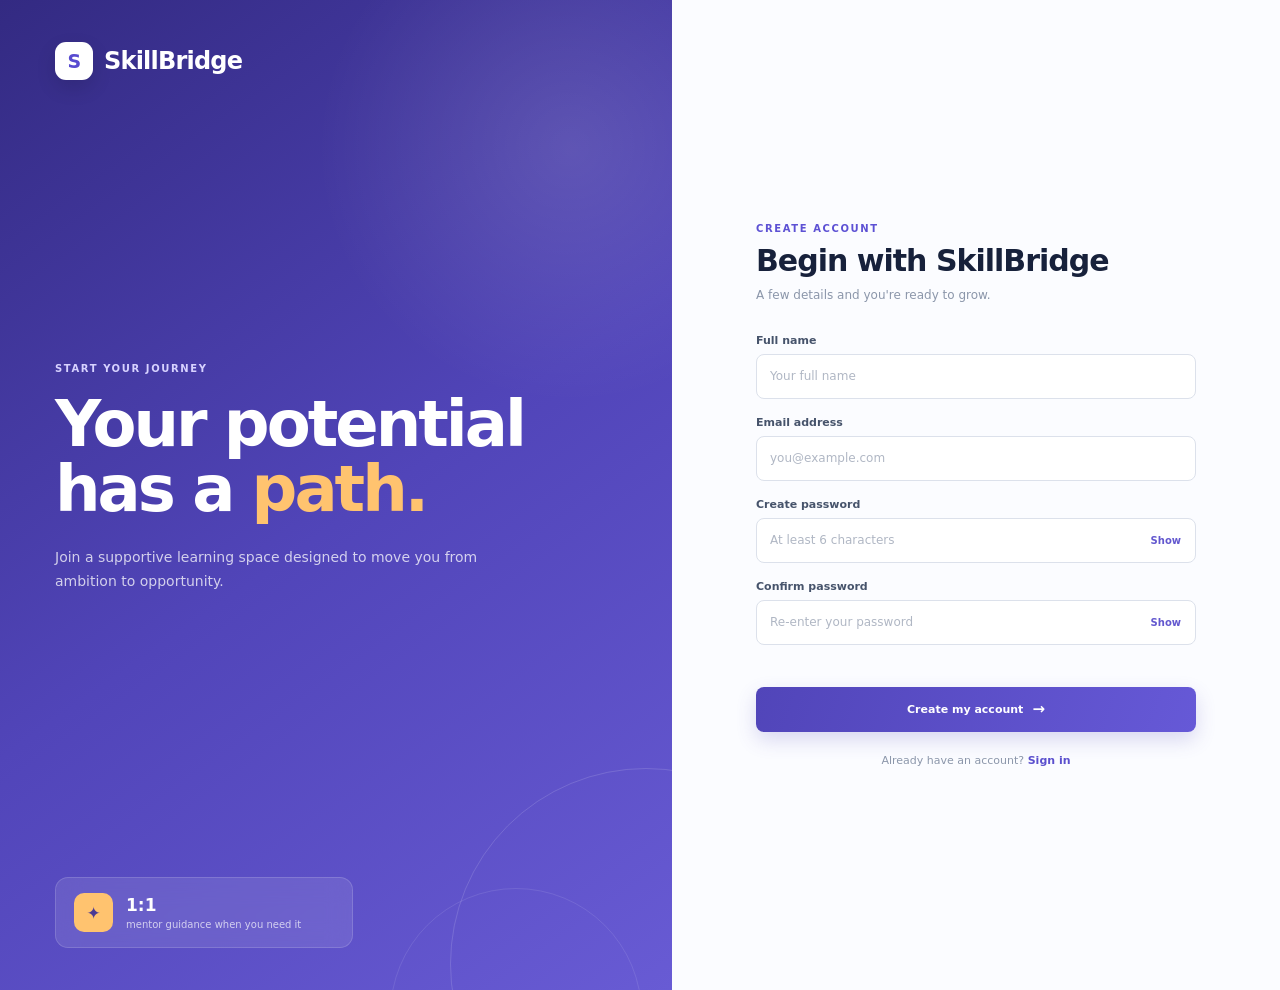
<file: register.html>
<!doctype html>
<html lang="en">

<head>

  <meta charset="utf-8">

  <meta
    name="viewport"
    content="width=device-width, initial-scale=1">

  <meta
    name="description"
    content="Create your SkillBridge account">

  <title>Create account | SkillBridge</title>

  <link rel="stylesheet" href="style.css">

</head>

<body class="auth-page">

  <main class="auth-shell register-shell">

    <!-- =====================================================
         BRAND PANEL
    ====================================================== -->

    <section
      class="brand-panel"
      aria-label="SkillBridge introduction">

      <a
        class="brand"
        href="index.html"
        aria-label="SkillBridge home">

        <span class="brand-mark">S</span>

        SkillBridge

      </a>


      <div class="brand-copy">

        <p class="eyebrow">
          START YOUR JOURNEY
        </p>

        <h1>
          Your potential<br>
          has a <em>path.</em>
        </h1>

        <p>
          Join a supportive learning space designed to move you
          from ambition to opportunity.
        </p>

      </div>


      <div class="stat-card">

        <span class="stat-icon">
          ✦
        </span>

        <div>

          <strong>
            1:1
          </strong>

          <small>
            mentor guidance when you need it
          </small>

        </div>

      </div>

    </section>


    <!-- =====================================================
         REGISTER FORM
    ====================================================== -->

    <section class="form-panel">

      <div class="form-wrap">

        <p class="eyebrow accent">
          CREATE ACCOUNT
        </p>

        <h2>
          Begin with SkillBridge
        </h2>

        <p class="muted">
          A few details and you're ready to grow.
        </p>


        <form
          id="registerForm"
          novalidate>


          <!-- FULL NAME -->

          <label for="registerName">
            Full name
          </label>

          <input
            id="registerName"
            name="name"
            type="text"
            autocomplete="name"
            placeholder="Your full name"
            required
            minlength="2">


          <!-- EMAIL -->

          <label for="registerEmail">
            Email address
          </label>

          <input
            id="registerEmail"
            name="email"
            type="email"
            autocomplete="email"
            placeholder="you@example.com"
            required>


          <!-- PASSWORD -->

          <label for="registerPassword">
            Create password
          </label>

          <div class="password-field">

            <input
              id="registerPassword"
              name="password"
              type="password"
              autocomplete="new-password"
              placeholder="At least 6 characters"
              required
              minlength="6">

            <button
              class="visibility-toggle"
              type="button"
              aria-label="Show password"
              aria-pressed="false"
              data-target="registerPassword">

              Show

            </button>

          </div>


          <!-- CONFIRM PASSWORD -->

          <label for="confirmPassword">
            Confirm password
          </label>

          <div class="password-field">

            <input
              id="confirmPassword"
              name="confirmPassword"
              type="password"
              autocomplete="new-password"
              placeholder="Re-enter your password"
              required>

            <button
              class="visibility-toggle"
              type="button"
              aria-label="Show password"
              aria-pressed="false"
              data-target="confirmPassword">

              Show

            </button>

          </div>


          <!-- MESSAGE -->

          <p
            id="formMessage"
            class="form-message"
            role="alert"
            aria-live="polite">
          </p>


          <!-- SUBMIT -->

          <button
            class="primary-button"
            type="submit">

            Create my account

            <span>
              →
            </span>

          </button>

        </form>


        <p class="auth-switch">

          Already have an account?

          <a href="index.html">
            Sign in
          </a>

        </p>

      </div>

    </section>

  </main>


  <!-- =====================================================
       REGISTER SCRIPT
  ====================================================== -->

  <script>

    /* =====================================================
       STORAGE
    ===================================================== */

    const USERS_KEY =
      "skillbridge_users";

    const SESSION_KEY =
      "skillbridge_session";


    /* =====================================================
       ELEMENTS
    ===================================================== */

    const registerForm =
      document.getElementById("registerForm");

    const registerName =
      document.getElementById("registerName");

    const registerEmail =
      document.getElementById("registerEmail");

    const registerPassword =
      document.getElementById("registerPassword");

    const confirmPassword =
      document.getElementById("confirmPassword");

    const formMessage =
      document.getElementById("formMessage");


    /* =====================================================
       MESSAGE
    ===================================================== */

    function showMessage(message, type) {

      formMessage.textContent =
        message;

      formMessage.className =
        "form-message " + type;

    }


    /* =====================================================
       PASSWORD SHOW / HIDE
    ===================================================== */

    document
      .querySelectorAll(".visibility-toggle")
      .forEach(function(button) {

        button.addEventListener(
          "click",
          function() {

            const target =
              document.getElementById(
                button.dataset.target
              );

            if (!target) {
              return;
            }

            const isPassword =
              target.type === "password";

            target.type =
              isPassword
                ? "text"
                : "password";

            button.textContent =
              isPassword
                ? "Hide"
                : "Show";

            button.setAttribute(
              "aria-label",
              isPassword
                ? "Hide password"
                : "Show password"
            );

            button.setAttribute(
              "aria-pressed",
              isPassword
                ? "true"
                : "false"
            );

          }
        );

      });


    /* =====================================================
       GET ALL USERS
    ===================================================== */

    function getUsers() {

      try {

        const stored =
          localStorage.getItem(
            USERS_KEY
          );

        if (!stored) {
          return {};
        }

        const users =
          JSON.parse(stored);

        if (
          !users ||
          typeof users !== "object" ||
          Array.isArray(users)
        ) {
          return {};
        }

        return users;

      }

      catch(error) {

        console.error(
          "Unable to read users:",
          error
        );

        return {};

      }

    }


    /* =====================================================
       REGISTER
    ===================================================== */

    registerForm.addEventListener(
      "submit",
      function(event) {

        event.preventDefault();


        const name =
          registerName.value.trim();

        const email =
          registerEmail.value
            .trim()
            .toLowerCase();

        const password =
          registerPassword.value;

        const confirm =
          confirmPassword.value;


        /* NAME */

        if (name.length < 2) {

          showMessage(
            "Please enter your full name.",
            "error"
          );

          registerName.focus();

          return;

        }


        /* EMAIL */

        if (!registerEmail.checkValidity()) {

          showMessage(
            "Please enter a valid email address.",
            "error"
          );

          registerEmail.focus();

          return;

        }


        /* PASSWORD */

        if (password.length < 6) {

          showMessage(
            "Password must be at least 6 characters.",
            "error"
          );

          registerPassword.focus();

          return;

        }


        /* CONFIRM PASSWORD */

        if (password !== confirm) {

          showMessage(
            "Passwords do not match.",
            "error"
          );

          confirmPassword.focus();

          return;

        }


        /* =================================================
           GET EXISTING USERS
        ================================================= */

        const users =
          getUsers();


        /* =================================================
           CHECK DUPLICATE EMAIL
        ================================================= */

        if (users[email]) {

          showMessage(
            "An account with this email already exists. Please sign in.",
            "error"
          );

          registerEmail.focus();

          return;

        }


        /* =================================================
           CREATE COMPLETELY FRESH USER
        ================================================= */

        users[email] = {

          name: name,

          email: email,

          password: password,

          registeredAt:
            new Date().toISOString(),


          /* -----------------------------------------------
             USER-SPECIFIC PROFILE
          ----------------------------------------------- */

          profile: {

            phone: "",

            college: "",

            focus: "",

            bio: ""

          },


          /* -----------------------------------------------
             USER-SPECIFIC COURSE
          ----------------------------------------------- */

          course: null,


          /* -----------------------------------------------
             USER-SPECIFIC MENTOR
          ----------------------------------------------- */

          mentor: null,


          /* -----------------------------------------------
             USER-SPECIFIC TARGET
          ----------------------------------------------- */

          target: null,


          /* -----------------------------------------------
             USER-SPECIFIC GOALS
          ----------------------------------------------- */

          goals: [],


          /* -----------------------------------------------
             USER-SPECIFIC SETTINGS
          ----------------------------------------------- */

          preferences: {

            reminder: false,

            mentor: true

          }

        };


        /* =================================================
           SAVE ALL USERS
        ================================================= */

        try {

          localStorage.setItem(
            USERS_KEY,
            JSON.stringify(users)
          );

        }

        catch(error) {

          console.error(error);

          showMessage(
            "Unable to create account. Please try again.",
            "error"
          );

          return;

        }


        /* =================================================
           VERY IMPORTANT

           New user is NOT logged in automatically.

           Remove old session so the new account must
           login from index.html.
        ================================================= */

        localStorage.removeItem(
          SESSION_KEY
        );


        /* =================================================
           SUCCESS
        ================================================= */

        showMessage(
          "Account created successfully! Redirecting to sign in...",
          "success"
        );


        setTimeout(
          function() {

            window.location.href =
              "index.html";

          },
          1000
        );

      }
    );

  </script>
  <script src="script.js"></script>

</body>

</html>
</file>
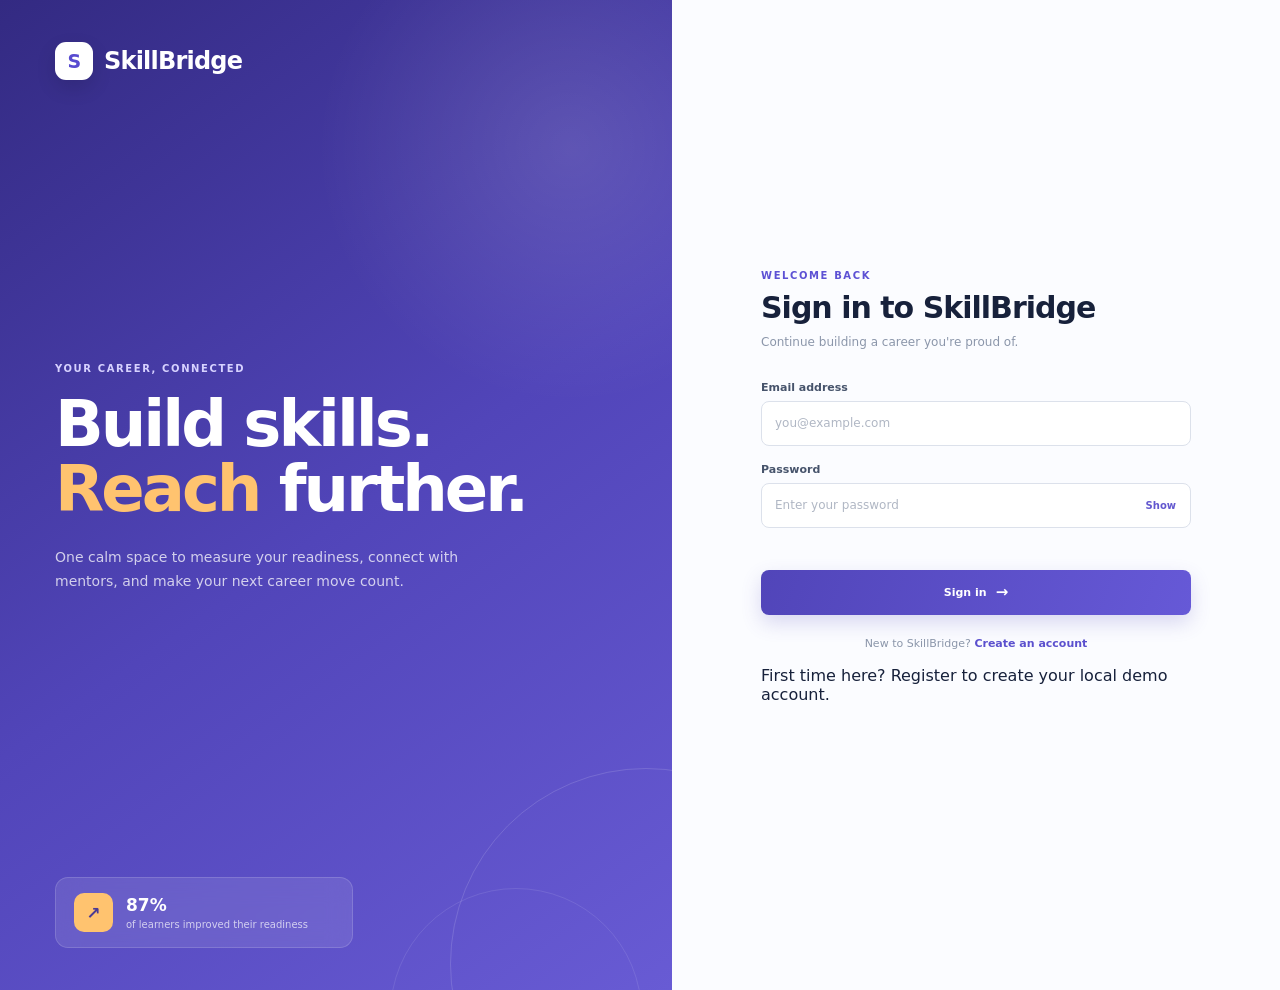
<file: settings.html>
<!doctype html><html lang="en"><head><meta charset="utf-8"><meta name="viewport" content="width=device-width,initial-scale=1"><title>Settings | SkillBridge</title><link rel="stylesheet" href="features.css"></head><body class="dashboard-page"><div class="app-shell"><aside class="sidebar" id="sidebar"><a class="brand side-brand" href="dashboard.html"><span class="brand-mark">S</span>SkillBridge</a><nav aria-label="Main navigation"><p class="nav-label">MENU</p><a class="nav-item" href="dashboard.html"><span>▦</span>Dashboard</a><a class="nav-item" href="profile.html"><span>◉</span>Profile</a><a class="nav-item" href="courses.html"><span>▤</span>Courses</a><a class="nav-item" href="mentors.html"><span>♙</span>Mentors</a><a class="nav-item" href="targets.html"><span>◎</span>Targets</a><a class="nav-item" href="goals.html"><span>◷</span>Short Term Goals</a><p class="nav-label second">ACCOUNT</p><a class="nav-item active" href="settings.html"><span>⚙</span>Settings</a></nav></aside><main class="main-content page-content"><header class="topbar"><button class="menu-button" id="menuButton" type="button" aria-label="Open navigation">☰</button><div class="mobile-brand">SkillBridge</div></header><section class="page-hero compact-hero"><p class="eyebrow accent">PREFERENCES</p><h1>Set up your <span>space.</span></h1><p>Control how SkillBridge supports your learning journey.</p></section><section class="settings-card"><div><h2>Learning reminders</h2><p>Receive a gentle reminder for your weekly goals.</p></div><label class="switch"><input id="reminderToggle" type="checkbox"><span></span></label></section><section class="settings-card"><div><h2>Mentor updates</h2><p>Get notified when a mentor responds or leaves feedback.</p></div><label class="switch"><input id="mentorToggle" type="checkbox"><span></span></label></section><section class="settings-card danger"><div><h2>Sign out of SkillBridge</h2><p>Your local learning data remains on this browser.</p></div><button id="logoutButton" class="secondary-button">Log out</button></section></main></div><div class="toast" id="toast" role="status"></div><script src="script.js"></script><script src="app.js"></script></body></html>
<!doctype html>
<html lang="en">
<head>
<meta charset="utf-8">
<meta name="viewport" content="width=device-width,initial-scale=1">
<title>Settings | SkillBridge</title>
<link rel="stylesheet" href="features.css">
</head>
<body class="dashboard-page">
<div class="app-shell">
  <aside class="sidebar" id="sidebar">
    <a class="brand side-brand" href="dashboard.html"><span class="brand-mark">S</span>SkillBridge</a>
    <nav aria-label="Main navigation">
      <p class="nav-label">MENU</p>
      <a class="nav-item" href="dashboard.html"><span>▦</span>Dashboard</a>
      <a class="nav-item" href="profile.html"><span>◉</span>Profile</a>
      <a class="nav-item" href="courses.html"><span>▤</span>Courses</a>
      <a class="nav-item" href="mentors.html"><span>♙</span>Mentors</a>
      <a class="nav-item" href="targets.html"><span>◎</span>Targets</a>
      <a class="nav-item" href="goals.html"><span>◷</span>Short Term Goals</a>
      <p class="nav-label second">ACCOUNT</p>
      <a class="nav-item active" href="settings.html"><span>⚙</span>Settings</a>
    </nav>
  </aside>
  <main class="main-content page-content">
    <header class="topbar">
      <button class="menu-button" id="menuButton" type="button" aria-label="Open navigation">☰</button>
      <div class="mobile-brand">SkillBridge</div>
    </header>
    <section class="page-hero compact-hero">
      <p class="eyebrow accent">PREFERENCES</p>
      <h1>Set up your <span>space.</span></h1>
      <p>Control how SkillBridge supports your learning journey.</p>
    </section>
    <section class="settings-card">
      <div>
        <h2>Learning reminders</h2>
        <p>Receive a gentle reminder for your weekly goals.</p>
      </div>
      <label class="switch"><input id="reminderToggle" type="checkbox"><span></span></label>
    </section>
    <section class="settings-card">
      <div>
        <h2>Mentor updates</h2>
        <p>Get notified when a mentor responds or leaves feedback.</p>
      </div>
      <label class="switch"><input id="mentorToggle" type="checkbox"><span></span></label>
    </section>
    <section class="settings-card danger">
      <div>
        <h2>Sign out of SkillBridge</h2>
        <p>Your account data stays saved for next time you sign in — on this device or any other.</p>
      </div>
      <button id="logoutButton" class="secondary-button">Log out</button>
    </section>
  </main>
</div>
<div class="toast" id="toast" role="status"></div>
<script src="script.js"></script>
</body>
</html>
</file>
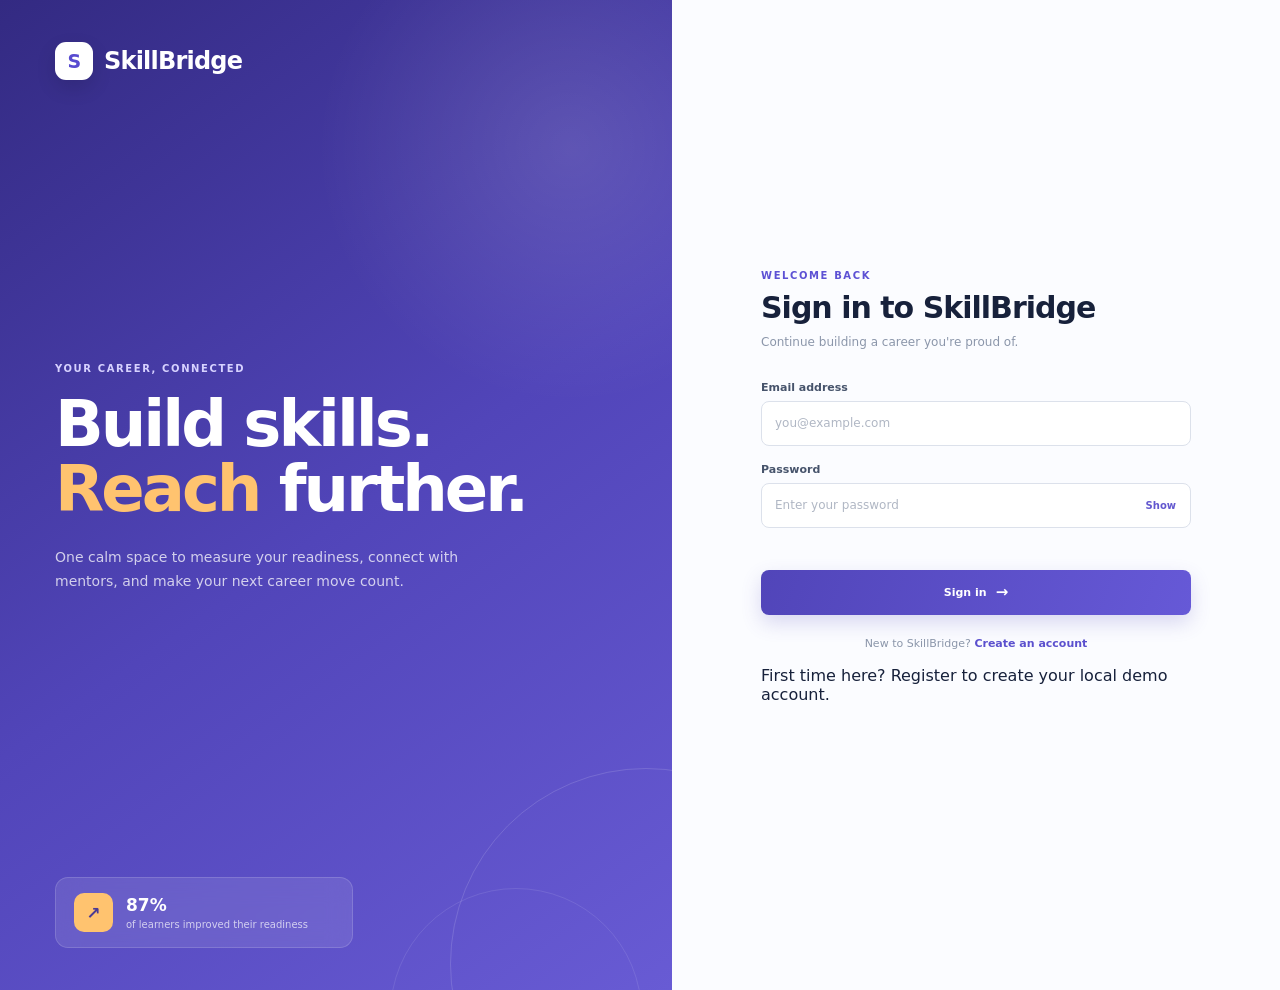
<file: targets.html>
<!doctype html><html lang="en"><head><meta charset="utf-8"><meta name="viewport" content="width=device-width,initial-scale=1"><title>Targets | SkillBridge</title><link rel="stylesheet" href="features.css"></head><body class="dashboard-page"><div class="app-shell"><aside class="sidebar" id="sidebar"><a class="brand side-brand" href="dashboard.html"><span class="brand-mark">S</span>SkillBridge</a><nav aria-label="Main navigation"><p class="nav-label">MENU</p><a class="nav-item" href="dashboard.html"><span>▦</span>Dashboard</a><a class="nav-item" href="profile.html"><span>◉</span>Profile</a><a class="nav-item" href="courses.html"><span>▤</span>Courses</a><a class="nav-item" href="mentors.html"><span>♙</span>Mentors</a><a class="nav-item active" href="targets.html"><span>◎</span>Targets</a><a class="nav-item" href="goals.html"><span>◷</span>Short Term Goals</a><p class="nav-label second">ACCOUNT</p><a class="nav-item" href="settings.html"><span>⚙</span>Settings</a></nav></aside><main class="main-content page-content"><header class="topbar"><button class="menu-button" id="menuButton" type="button" aria-label="Open navigation">☰</button><div class="mobile-brand">SkillBridge</div></header><section class="page-hero compact-hero"><p class="eyebrow accent">YOUR TARGETS</p><h1>A big goal begins with a <span>clear direction.</span></h1><p>Set a destination for your career path, then use smaller goals to get there.</p></section><section class="target-banner"><div><p class="eyebrow">CAREER DESTINATION</p><h2 id="targetTitle">Land a meaningful opportunity</h2><p id="targetDescription">Define the role you are preparing for.</p></div><span>◎</span></section><form id="targetForm" class="form-card target-form"><div class="two-fields"><label>Target role<input id="targetRole" placeholder="e.g. Junior software developer"></label><label>Target date<input id="targetDate" type="month"></label></div><label>Why does this target matter to you?<textarea id="targetWhy" rows="4" placeholder="Your motivation keeps your plan meaningful."></textarea></label><button class="primary-button save-button" type="submit">Save target <span>→</span></button></form></main></div><div class="toast" id="toast" role="status"></div><script src="script.js"></script><script src="app.js"></script></body></html>
</file>
<file: style.css>
/* =========================================================
   SKILLBRIDGE DASHBOARD
   Paste this section at the END of your existing style.css
   Do NOT remove your Register/Login CSS
   ========================================================= */


/* =========================================================
   DASHBOARD VARIABLES
   ========================================================= */

.dashboard-page {
  --dash-purple: #5b50d6;
  --dash-purple-dark: #40368f;
  --dash-purple-light: #efedff;

  --dash-bg: #f7f8fc;
  --dash-white: #ffffff;

  --dash-ink: #17233f;
  --dash-muted: #7d89a0;

  --dash-line: #e3e6ef;

  --dash-orange: #f4ad5e;
  --dash-teal: #3aa895;
  --dash-coral: #e47b76;

  --dash-shadow:
    0 14px 35px rgba(31, 40, 73, 0.08);

  margin: 0;
  min-height: 100vh;

  background: var(--dash-bg);
  color: var(--dash-ink);

  font-family:
    Inter,
    ui-sans-serif,
    system-ui,
    -apple-system,
    BlinkMacSystemFont,
    "Segoe UI",
    sans-serif;

  -webkit-font-smoothing: antialiased;
}


/* =========================================================
   RESET ONLY FOR DASHBOARD
   ========================================================= */

.dashboard-page *,
.dashboard-page *::before,
.dashboard-page *::after {
  box-sizing: border-box;
}

.dashboard-page button,
.dashboard-page input,
.dashboard-page select,
.dashboard-page textarea {
  font: inherit;
}

.dashboard-page button {
  cursor: pointer;
}

.dashboard-page a {
  text-decoration: none;
}


/* =========================================================
   APP SHELL
   ========================================================= */

.dashboard-page .app-shell {
  width: 100%;
  min-height: 100vh;

  display: flex;
}


/* =========================================================
   SIDEBAR
   ========================================================= */

.dashboard-page .sidebar {
  position: fixed;

  top: 0;
  left: 0;
  bottom: 0;

  width: 235px;

  display: flex;
  flex-direction: column;

  padding: 27px 17px 18px;

  background: #fff;

  border-right: 1px solid #e7e9f0;

  z-index: 100;
}


/* =========================================================
   BRAND
   ========================================================= */

.dashboard-page .side-brand {
  display: flex;
  align-items: center;

  gap: 10px;

  padding: 0 7px;

  margin-bottom: 38px;

  color: var(--dash-ink);

  font-size: 22px;
  font-weight: 800;

  letter-spacing: -0.8px;
}

.dashboard-page .brand-mark {
  width: 38px;
  height: 38px;

  display: grid;
  place-items: center;

  flex: 0 0 38px;

  border-radius: 10px;

  background: var(--dash-purple);

  color: #fff;

  font-size: 18px;
  font-weight: 900;

  box-shadow:
    0 7px 16px rgba(91, 80, 214, 0.18);
}


/* =========================================================
   NAVIGATION
   ========================================================= */

.dashboard-page .sidebar nav {
  display: flex;
  flex-direction: column;

  gap: 5px;
}

.dashboard-page .nav-label {
  margin: 0 0 10px;

  color: #a0a8b8;

  font-size: 9px;
  font-weight: 800;

  letter-spacing: 1.6px;

  text-transform: uppercase;
}

.dashboard-page .nav-label.second {
  margin-top: 27px;
  margin-bottom: 10px;
}


.dashboard-page .nav-item {
  width: 100%;
  min-height: 46px;

  display: flex;
  align-items: center;

  gap: 12px;

  padding: 0 11px;

  border-radius: 10px;

  color: #5d6b82;

  font-size: 12px;
  font-weight: 700;

  transition:
    background .2s ease,
    color .2s ease,
    transform .2s ease;
}

.dashboard-page .nav-item span {
  width: 20px;

  display: inline-flex;
  align-items: center;
  justify-content: center;

  color: #8993a6;

  font-size: 15px;

  transition: color .2s ease;
}

.dashboard-page .nav-item:hover {
  background: #f5f3ff;
  color: var(--dash-purple);

  transform: translateX(2px);
}

.dashboard-page .nav-item:hover span {
  color: var(--dash-purple);
}


.dashboard-page .nav-item.active {
  background: #eeebff;
  color: var(--dash-purple);

  font-weight: 800;
}

.dashboard-page .nav-item.active span {
  color: var(--dash-purple);
}


/* =========================================================
   SIDEBAR HELP
   ========================================================= */

.dashboard-page .sidebar-help {
  margin-top: auto;

  padding: 19px 11px 17px;

  border-radius: 14px;

  background: #f4f2ff;

  color: #6c668f;
}

.dashboard-page .sidebar-help > span {
  display: block;

  margin-bottom: 8px;

  color: var(--dash-purple);

  font-size: 17px;
}

.dashboard-page .sidebar-help p {
  margin: 0 0 13px;

  font-size: 10px;
  line-height: 1.55;
}

.dashboard-page .sidebar-help p strong {
  color: var(--dash-ink);
  font-weight: 800;
}

.dashboard-page .sidebar-help .text-button {
  color: var(--dash-purple);

  font-size: 10px;
  font-weight: 800;

  text-decoration: underline;
}


/* =========================================================
   MAIN CONTENT
   ========================================================= */

.dashboard-page .main-content {
  width: calc(100% - 235px);

  min-height: 100vh;

  margin-left: 235px;

  padding: 0 34px 60px;
}


/* =========================================================
   TOP BAR
   ========================================================= */

.dashboard-page .topbar {
  height: 72px;

  display: flex;
  align-items: center;
  justify-content: flex-end;

  border-bottom: 1px solid #e8eaf1;
}

.dashboard-page .top-actions {
  display: flex;
  align-items: center;

  gap: 18px;
}


/* notification */

.dashboard-page .notification {
  position: relative;

  width: 37px;
  height: 37px;

  display: grid;
  place-items: center;

  border: 0;

  background: transparent;

  color: #68758b;

  font-size: 20px;
}

.dashboard-page .notification i {
  position: absolute;

  top: 7px;
  right: 7px;

  width: 6px;
  height: 6px;

  border-radius: 50%;

  background: #f28c72;
}


/* user */

.dashboard-page .user-chip {
  display: flex;
  align-items: center;

  gap: 9px;

  border: 0;

  padding: 5px 4px;

  background: transparent;

  color: var(--dash-ink);

  text-align: left;
}

.dashboard-page .avatar {
  width: 37px;
  height: 37px;

  display: grid;
  place-items: center;

  border-radius: 50%;

  background: #5b50d6;

  color: #fff;

  font-size: 12px;
  font-weight: 800;
}

.dashboard-page .user-chip > span:nth-child(2) {
  display: flex;
  flex-direction: column;

  gap: 2px;
}

.dashboard-page .user-chip strong {
  font-size: 11px;
  font-weight: 800;
}

.dashboard-page .user-chip small {
  color: #919bae;

  font-size: 9px;
}

.dashboard-page .user-chip b {
  margin-left: 3px;

  color: #8b94a7;

  font-size: 12px;
}


/* mobile */

.dashboard-page .menu-button,
.dashboard-page .mobile-brand {
  display: none;
}


/* =========================================================
   COMMON
   ========================================================= */

.dashboard-page .eyebrow {
  margin: 0;

  color: #8792a8;

  font-size: 9px;
  font-weight: 900;

  letter-spacing: 1.4px;
}

.dashboard-page .eyebrow.accent {
  color: var(--dash-purple);
}

.dashboard-page .text-button {
  border: 0;

  padding: 0;

  background: transparent;

  color: var(--dash-purple);

  font-size: 10px;
  font-weight: 800;
}

.dashboard-page .placeholder-link {
  cursor: pointer;
}


/* =========================================================
   HERO
   ========================================================= */

.dashboard-page .hero {
  min-height: 160px;

  display: flex;
  align-items: center;
  justify-content: space-between;

  gap: 25px;

  padding: 35px 0 24px;
}

.dashboard-page .hero h1 {
  margin: 12px 0 9px;

  color: var(--dash-ink);

  font-size: clamp(30px, 3.4vw, 42px);

  line-height: 1.08;

  letter-spacing: -1.8px;
}

.dashboard-page .hero h1 span:first-of-type {
  color: var(--dash-purple);
}

.dashboard-page .hero > div > p:last-child {
  margin: 0;

  color: var(--dash-muted);

  font-size: 13px;

  line-height: 1.6;
}


/* profile button */

.dashboard-page .outline-button {
  min-width: 154px;

  padding: 11px 15px;

  border: 1px solid #dce1eb;

  border-radius: 9px;

  background: #fff;

  color: #5e6d84;

  font-size: 10px;
  font-weight: 800;

  transition: all .2s ease;
}

.dashboard-page .outline-button span {
  margin-left: 7px;

  color: var(--dash-purple);
}

.dashboard-page .outline-button:hover {
  border-color: var(--dash-purple);

  color: var(--dash-purple);

  box-shadow:
    0 7px 18px rgba(91, 80, 214, .08);
}


/* =========================================================
   PROGRESS OVERVIEW
   ========================================================= */

.dashboard-page .progress-overview {
  position: relative;

  min-height: 220px;

  display: flex;
  align-items: center;
  justify-content: space-between;

  overflow: hidden;

  padding: 31px 36px;

  border-radius: 17px;

  background:
    linear-gradient(
      110deg,
      #3e358d 0%,
      #5148bd 52%,
      #6256d6 100%
    );

  color: #fff;

  box-shadow:
    0 17px 32px rgba(67, 56, 145, .20);
}

.dashboard-page .overall-copy {
  position: relative;

  z-index: 2;

  width: 68%;
}

.dashboard-page .overall-copy .eyebrow {
  color: #cfcafb;
}

.dashboard-page .overall-copy h2 {
  margin: 22px 0 8px;

  color: #fff;

  font-size: 26px;

  letter-spacing: -.7px;
}

.dashboard-page .overall-copy > p:not(.eyebrow) {
  margin: 0 0 24px;

  color: #e0ddff;

  font-size: 12px;
}

.dashboard-page .progress-bar {
  width: min(100%, 360px);
  height: 7px;

  overflow: hidden;

  border-radius: 20px;

  background: rgba(255,255,255,.27);
}

.dashboard-page .progress-bar span {
  display: block;

  width: 52%;
  height: 100%;

  border-radius: inherit;

  background: #f5b35f;

  transition: width .5s ease;
}

.dashboard-page .overall-copy > small {
  display: block;

  margin-top: 10px;

  color: #fff;

  font-size: 10px;
}

.dashboard-page .overall-copy > small strong {
  font-weight: 900;
}


/* =========================================================
   CIRCULAR PROGRESS
   ========================================================= */

.dashboard-page .progress-orb {
  position: relative;

  width: 150px;
  height: 150px;

  flex: 0 0 150px;

  display: grid;
  place-items: center;
}

.dashboard-page .progress-orb svg {
  position: absolute;

  inset: 0;

  width: 100%;
  height: 100%;

  transform: rotate(-90deg);

  overflow: visible;
}


/* THIS FIXES YOUR BLACK CIRCLE */

.dashboard-page .progress-orb circle {
  fill: none !important;

  stroke-width: 7;

  vector-effect: non-scaling-stroke;
}

.dashboard-page .orb-track {
  stroke: rgba(255,255,255,.20) !important;
}

.dashboard-page .orb-value {
  stroke: #f5b35f !important;

  stroke-linecap: round;

  stroke-dasharray: 320.44;

  stroke-dashoffset: 153.81;

  transition: stroke-dashoffset .6s ease;
}

.dashboard-page .progress-orb > div {
  position: relative;

  z-index: 2;

  display: flex;
  flex-direction: column;

  align-items: center;

  justify-content: center;
}

.dashboard-page .progress-orb strong {
  color: #fff;

  font-size: 25px;
  font-weight: 900;

  line-height: 1;
}

.dashboard-page .progress-orb small {
  margin-top: 5px;

  color: #dedbff;

  font-size: 8px;
}


/* =========================================================
   SECTION HEADING
   ========================================================= */

.dashboard-page .section-heading {
  display: flex;
  align-items: flex-end;
  justify-content: space-between;

  gap: 20px;

  margin: 38px 0 18px;
}

.dashboard-page .section-heading h2 {
  margin: 8px 0 0;

  color: var(--dash-ink);

  font-size: 20px;

  letter-spacing: -.5px;
}

.dashboard-page .section-heading.compact {
  margin: 0 0 18px;

  align-items: flex-start;
}


/* =========================================================
   METRIC CARDS
   ========================================================= */

.dashboard-page .metric-grid {
  display: grid;

  grid-template-columns:
    repeat(3, minmax(0, 1fr));

  gap: 17px;
}


/* works with app.js generated metric cards */

.dashboard-page .metric-card {
  position: relative;

  min-height: 187px;

  padding: 21px;

  border: 1px solid var(--dash-line);

  border-radius: 14px;

  background: #fff;

  box-shadow:
    0 4px 15px rgba(30, 40, 70, .025);

  transition:
    transform .2s ease,
    box-shadow .2s ease;
}

.dashboard-page .metric-card:hover {
  transform: translateY(-3px);

  box-shadow: var(--dash-shadow);
}

.dashboard-page .metric-icon {
  width: 40px;
  height: 40px;

  display: grid;
  place-items: center;

  border-radius: 11px;

  font-size: 16px;
}

.dashboard-page .metric-icon.purple {
  background: #eeebff;
  color: var(--dash-purple);
}

.dashboard-page .metric-icon.orange {
  background: #fff0df;
  color: #df8b3d;
}

.dashboard-page .metric-icon.teal {
  background: #e0f7f2;
  color: #309d8d;
}

.dashboard-page .metric-status {
  position: absolute;

  top: 24px;
  right: 19px;

  font-size: 8px;
  font-weight: 900;

  letter-spacing: .4px;

  text-transform: uppercase;
}

.dashboard-page .metric-status.focus {
  color: #df705e;
}

.dashboard-page .metric-status.track {
  color: #36a086;
}

.dashboard-page .metric-card h3 {
  margin: 18px 0 4px;

  color: var(--dash-ink);

  font-size: 14px;
}

.dashboard-page .metric-card p {
  margin: 0;

  color: #8490a5;

  font-size: 10px;
}

.dashboard-page .metric-bottom {
  display: flex;
  align-items: center;

  gap: 18px;

  margin-top: 21px;
}

.dashboard-page .metric-value {
  color: var(--dash-ink);

  font-size: 23px;
  font-weight: 800;

  letter-spacing: -.6px;
}

.dashboard-page .metric-progress {
  flex: 1;

  height: 6px;

  overflow: hidden;

  border-radius: 10px;

  background: #edf0f5;
}

.dashboard-page .metric-progress span {
  display: block;

  height: 100%;

  border-radius: inherit;
}

.dashboard-page .metric-progress.purple span {
  background: var(--dash-purple);
}

.dashboard-page .metric-progress.orange span {
  background: #f29c45;
}

.dashboard-page .metric-progress.teal span {
  background: var(--dash-teal);
}


/* fallback if app.js uses different class names */

.dashboard-page .metric-card .progress {
  flex: 1;

  height: 6px;

  overflow: hidden;

  border-radius: 10px;

  background: #edf0f5;
}

.dashboard-page .metric-card .progress span {
  display: block;

  height: 100%;

  border-radius: inherit;

  background: var(--dash-purple);
}


/* =========================================================
   LOWER DASHBOARD GRID
   ========================================================= */

.dashboard-page .dashboard-grid {
  display: grid;

  grid-template-columns:
    minmax(0, 1.75fr)
    minmax(300px, .75fr);

  gap: 18px;

  margin-top: 18px;

  align-items: start;
}


/* =========================================================
   AI INSIGHT
   ========================================================= */

.dashboard-page .ai-card {
  min-height: 123px;

  display: flex;
  align-items: flex-start;

  gap: 15px;

  padding: 21px 23px;

  border: 1px solid #dedbff;

  border-radius: 14px;

  background:
    linear-gradient(
      110deg,
      #f8f7ff,
      #fbfaff
    );
}

.dashboard-page .ai-icon {
  width: 44px;
  height: 44px;

  flex: 0 0 44px;

  display: grid;
  place-items: center;

  border-radius: 12px;

  background: var(--dash-purple);

  color: #fff;

  font-size: 19px;

  box-shadow:
    0 8px 16px rgba(91,80,214,.16);
}

.dashboard-page .ai-content {
  flex: 1;
}

.dashboard-page .ai-content .eyebrow {
  color: #7f879d;
}

.dashboard-page .ai-content h3 {
  margin: 4px 0 5px;

  color: var(--dash-ink);

  font-size: 16px;
}

.dashboard-page .ai-content p {
  margin: 0;

  color: #7e899f;

  font-size: 10px;

  line-height: 1.55;
}

.dashboard-page .ai-link {
  margin-top: 10px;

  padding: 0;

  border: 0;

  background: transparent;

  color: var(--dash-purple);

  font-size: 10px;
  font-weight: 900;
}


/* =========================================================
   QUICK ACTION CARD
   ========================================================= */

.dashboard-page .quick-card {
  margin-top: 18px;

  padding: 24px;

  border: 1px solid var(--dash-line);

  border-radius: 14px;

  background: #fff;
}

.dashboard-page .quick-card h2 {
  margin-top: 7px;

  font-size: 20px;
}

.dashboard-page .action-list {
  display: grid;

  grid-template-columns: 1fr 1fr;

  gap: 12px;
}

.dashboard-page .quick-action {
  min-height: 65px;

  display: flex;
  align-items: center;

  gap: 12px;

  padding: 10px 12px;

  border: 1px solid #e6e8ef;

  border-radius: 11px;

  background: #fff;

  text-align: left;

  transition: all .2s ease;
}

.dashboard-page .quick-action:hover {
  border-color: #d5d1fa;

  background: #faf9ff;

  transform: translateY(-2px);
}

.dashboard-page .action-icon {
  width: 37px;
  height: 37px;

  flex: 0 0 37px;

  display: grid;
  place-items: center;

  border-radius: 10px;

  font-size: 14px;
}

.dashboard-page .action-icon.purple {
  background: #eeebff;
  color: var(--dash-purple);
}

.dashboard-page .action-icon.orange {
  background: #fff0df;
  color: #dc8836;
}

.dashboard-page .quick-action > span:nth-child(2) {
  display: flex;
  flex-direction: column;

  gap: 4px;

  min-width: 0;
}

.dashboard-page .quick-action strong {
  color: var(--dash-ink);

  font-size: 10px;
}

.dashboard-page .quick-action small {
  color: #8b95a8;

  font-size: 9px;
}

.dashboard-page .quick-action > b {
  margin-left: auto;

  color: var(--dash-purple);

  font-size: 14px;
}


/* =========================================================
   MENTOR CARD
   ========================================================= */

.dashboard-page .mentor-card {
  padding: 24px;

  border: 1px solid var(--dash-line);

  border-radius: 14px;

  background: #fff;

  min-height: 100%;
}

.dashboard-page .mentor-card h2 {
  margin-top: 7px;

  font-size: 20px;
}

.dashboard-page .assigned-mentor {
  position: relative;

  display: flex;
  align-items: center;

  gap: 12px;

  padding: 6px 0 19px;

  border-bottom: 1px solid #e7e9ef;
}

.dashboard-page .mentor-avatar {
  width: 44px;
  height: 44px;

  flex: 0 0 44px;

  display: grid;
  place-items: center;

  border-radius: 50%;

  font-size: 11px;
  font-weight: 900;
}

.dashboard-page .mentor-avatar.teal {
  background: #51afa8;
  color: #fff;
}

.dashboard-page .mentor-avatar.gold {
  background: #d5a052;
  color: #fff;
}

.dashboard-page .mentor-avatar.coral {
  background: #df7e78;
  color: #fff;
}

.dashboard-page .assigned-mentor div {
  min-width: 0;
}

.dashboard-page .assigned-mentor small {
  display: block;

  margin-bottom: 4px;

  color: #36a08f;

  font-size: 8px;
  font-weight: 900;

  letter-spacing: .6px;
}

.dashboard-page .assigned-mentor h3 {
  margin: 0 0 3px;

  color: var(--dash-ink);

  font-size: 12px;
}

.dashboard-page .assigned-mentor p {
  margin: 0;

  color: #8993a6;

  font-size: 9px;
}

.dashboard-page .online-dot {
  width: 8px;
  height: 8px;

  margin-left: auto;

  border-radius: 50%;

  background: #49b27e;

  box-shadow:
    0 0 0 3px #ecf8f1;
}


/* mentor caption */

.dashboard-page .mentor-caption {
  margin: 17px 0 10px;

  color: #a0a8b8;

  font-size: 9px;
}


/* mentor preview */

.dashboard-page .mentor-preview {
  display: flex;
  align-items: center;

  gap: 10px;

  padding: 8px 0;
}

.dashboard-page .mentor-preview .mentor-avatar {
  width: 35px;
  height: 35px;

  flex-basis: 35px;

  font-size: 9px;
}

.dashboard-page .mentor-preview > div {
  display: flex;
  flex-direction: column;

  gap: 3px;
}

.dashboard-page .mentor-preview strong {
  color: var(--dash-ink);

  font-size: 10px;
}

.dashboard-page .mentor-preview small {
  color: #8d97a9;

  font-size: 8px;
}

.dashboard-page .add-mentor {
  width: 30px;
  height: 30px;

  margin-left: auto;

  display: grid;
  place-items: center;

  border: 1px solid #dfe3ec;

  border-radius: 9px;

  background: #fff;

  color: var(--dash-purple);

  font-size: 18px;

  line-height: 1;
}

.dashboard-page .add-mentor:hover {
  background: #f3f1ff;

  border-color: #d4cff9;
}


/* mentor button */

.dashboard-page .mentor-button {
  width: 100%;

  display: flex;
  align-items: center;
  justify-content: center;

  gap: 10px;

  margin-top: 13px;

  padding: 12px;

  border: 0;

  border-radius: 10px;

  background: #eeebff;

  color: var(--dash-purple);

  font-size: 10px;
  font-weight: 900;
}

.dashboard-page .mentor-button span {
  font-size: 14px;
}

.dashboard-page .mentor-button:hover {
  background: #e5e1ff;
}


/* =========================================================
   TOAST
   ========================================================= */

.dashboard-page .toast {
  position: fixed;

  left: 50%;
  bottom: 25px;

  z-index: 500;

  transform:
    translate(-50%, 20px);

  padding: 11px 18px;

  border-radius: 9px;

  background: #202a42;

  color: #fff;

  font-size: 11px;

  opacity: 0;
  visibility: hidden;

  pointer-events: none;

  transition:
    opacity .25s ease,
    transform .25s ease,
    visibility .25s ease;
}

.dashboard-page .toast.show {
  opacity: 1;
  visibility: visible;

  transform:
    translate(-50%, 0);
}


/* =========================================================
   MOBILE MENU
   ========================================================= */

.dashboard-page .menu-button {
  border: 0;

  background: transparent;

  color: var(--dash-ink);

  font-size: 22px;
}


/* =========================================================
   RESPONSIVE - 1100px
   ========================================================= */

@media (max-width: 1100px) {

  .dashboard-page .main-content {
    padding-left: 25px;
    padding-right: 25px;
  }

  .dashboard-page .sidebar {
    width: 215px;
  }

  .dashboard-page .main-content {
    width: calc(100% - 215px);
    margin-left: 215px;
  }

  .dashboard-page .metric-grid {
    gap: 13px;
  }

  .dashboard-page .dashboard-grid {
    grid-template-columns:
      minmax(0, 1.5fr)
      minmax(280px, .8fr);
  }

}


/* =========================================================
   RESPONSIVE - 900px
   ========================================================= */

@media (max-width: 900px) {

  .dashboard-page .sidebar {
    width: 220px;

    transform: translateX(-100%);

    transition: transform .25s ease;
  }

  .dashboard-page .sidebar.open {
    transform: translateX(0);

    box-shadow:
      12px 0 30px rgba(20, 30, 60, .12);
  }

  .dashboard-page .main-content {
    width: 100%;

    margin-left: 0;

    padding-left: 24px;
    padding-right: 24px;
  }

  .dashboard-page .topbar {
    justify-content: space-between;
  }

  .dashboard-page .menu-button {
    display: block;
  }

  .dashboard-page .mobile-brand {
    display: block;

    margin-left: 12px;

    margin-right: auto;

    color: var(--dash-ink);

    font-size: 17px;
    font-weight: 800;
  }

  .dashboard-page .metric-grid {
    grid-template-columns:
      repeat(2, minmax(0, 1fr));
  }

  .dashboard-page .dashboard-grid {
    grid-template-columns: 1fr;
  }

}


/* =========================================================
   RESPONSIVE - 680px
   ========================================================= */

@media (max-width: 680px) {

  .dashboard-page .main-content {
    padding-left: 16px;
    padding-right: 16px;
    padding-bottom: 35px;
  }

  .dashboard-page .topbar {
    height: 62px;
  }

  .dashboard-page .top-actions {
    gap: 5px;
  }

  .dashboard-page .notification {
    display: none;
  }

  .dashboard-page .user-chip .user-details {
    display: none;
  }

  .dashboard-page .user-chip b {
    display: none;
  }


  /* hero */

  .dashboard-page .hero {
    min-height: auto;

    display: block;

    padding: 27px 0 22px;
  }

  .dashboard-page .hero h1 {
    font-size: 29px;

    letter-spacing: -1.2px;
  }

  .dashboard-page .hero > div > p:last-child {
    font-size: 11px;
  }

  .dashboard-page .outline-button {
    margin-top: 17px;
  }


  /* progress */

  .dashboard-page .progress-overview {
    min-height: 220px;

    padding: 25px 23px;
  }

  .dashboard-page .overall-copy {
    width: 100%;
  }

  .dashboard-page .overall-copy h2 {
    font-size: 21px;
  }

  .dashboard-page .progress-orb {
    position: absolute;

    right: 13px;
    top: 30px;

    width: 110px;
    height: 110px;

    opacity: .85;
  }

  .dashboard-page .overall-copy {
    padding-right: 85px;
  }


  /* section */

  .dashboard-page .section-heading {
    margin-top: 29px;
  }

  .dashboard-page .section-heading h2 {
    font-size: 18px;
  }


  /* metrics */

  .dashboard-page .metric-grid {
    grid-template-columns: 1fr;
  }


  /* lower */

  .dashboard-page .action-list {
    grid-template-columns: 1fr;
  }

  .dashboard-page .ai-card {
    padding: 18px;
  }

}


/* =========================================================
   RESPONSIVE - 450px
   ========================================================= */

@media (max-width: 450px) {

  .dashboard-page .mobile-brand {
    font-size: 15px;
  }

  .dashboard-page .avatar {
    width: 34px;
    height: 34px;
  }

  .dashboard-page .hero h1 {
    font-size: 26px;
  }

  .dashboard-page .progress-overview {
    padding: 22px 18px;
  }

  .dashboard-page .overall-copy {
    padding-right: 75px;
  }

  .dashboard-page .progress-orb {
    width: 90px;
    height: 90px;

    right: 8px;
    top: 35px;
  }

  .dashboard-page .progress-orb strong {
    font-size: 19px;
  }

  .dashboard-page .quick-card,
  .dashboard-page .mentor-card {
    padding: 19px;
  }

}


/* =========================================================
   IMPORTANT SVG SAFETY
   Prevents browser default black SVG shapes
   ========================================================= */

.dashboard-page svg {
  display: block;
}

.dashboard-page svg circle {
  fill: none;
}

.dashboard-page .progress-orb svg circle {
  fill: transparent !important;
}


/* =========================================================
   PREVENT HORIZONTAL OVERFLOW
   ========================================================= */

.dashboard-page {
  overflow-x: hidden;
}

.dashboard-page .main-content {
  overflow-x: hidden;
}
/* =========================================================
   SKILLBRIDGE AUTH PAGES
   REGISTER + LOGIN
   ========================================================= */

.auth-page {
  min-height: 100vh;
  margin: 0;
  background: #f7f8fc;
  color: #17213b;
  font-family: Inter, ui-sans-serif, system-ui, -apple-system,
    BlinkMacSystemFont, "Segoe UI", sans-serif;
}

/* Main authentication layout */
.auth-page .auth-shell {
  min-height: 100vh;
  display: grid;
  grid-template-columns: 1.05fr 0.95fr;
}

/* =========================================================
   LEFT BRAND PANEL
   ========================================================= */

.auth-page .brand-panel {
  position: relative;
  overflow: hidden;
  min-height: 100vh;
  padding: 42px 55px;
  display: flex;
  flex-direction: column;
  justify-content: space-between;
  background:
    radial-gradient(circle at 85% 15%, rgba(255,255,255,.12), transparent 25%),
    linear-gradient(145deg, #332a82 0%, #5145b9 52%, #685bd4 100%);
  color: #fff;
}

.auth-page .brand-panel::before {
  content: "";
  position: absolute;
  width: 390px;
  height: 390px;
  right: -170px;
  bottom: -170px;
  border: 1px solid rgba(255,255,255,.14);
  border-radius: 50%;
}

.auth-page .brand-panel::after {
  content: "";
  position: absolute;
  width: 250px;
  height: 250px;
  right: 30px;
  bottom: -150px;
  border: 1px solid rgba(255,255,255,.1);
  border-radius: 50%;
}

.auth-page .brand {
  position: relative;
  z-index: 2;
  display: inline-flex;
  align-items: center;
  gap: 11px;
  width: max-content;
  color: #fff;
  text-decoration: none;
  font-size: 24px;
  font-weight: 800;
  letter-spacing: -0.8px;
}

.auth-page .brand-mark {
  display: grid;
  place-items: center;
  width: 38px;
  height: 38px;
  border-radius: 11px;
  background: #fff;
  color: #584bd0;
  font-size: 19px;
  font-weight: 900;
  box-shadow: 0 8px 20px rgba(0,0,0,.12);
}

.auth-page .brand-copy {
  position: relative;
  z-index: 2;
  max-width: 500px;
  margin-top: auto;
  margin-bottom: auto;
  padding: 70px 0;
}

.auth-page .brand-copy .eyebrow {
  margin-bottom: 18px;
}

.auth-page .eyebrow {
  margin: 0;
  color: #9aa4bb;
  font-size: 10px;
  font-weight: 850;
  letter-spacing: 1.6px;
}

.auth-page .brand-copy .eyebrow {
  color: #d7d2ff;
}

.auth-page .brand-copy h1 {
  margin: 0;
  font-size: clamp(42px, 5vw, 65px);
  line-height: 1.02;
  letter-spacing: -3px;
  font-weight: 850;
}

.auth-page .brand-copy h1 em {
  color: #ffc36f;
  font-style: normal;
}

.auth-page .brand-copy > p:last-child {
  max-width: 440px;
  margin: 24px 0 0;
  color: rgba(255,255,255,.75);
  font-size: 14px;
  line-height: 1.7;
}

/* =========================================================
   STAT CARD
   ========================================================= */

.auth-page .stat-card {
  position: relative;
  z-index: 2;
  display: flex;
  align-items: center;
  gap: 13px;
  width: max-content;
  min-width: 260px;
  padding: 15px 18px;
  border: 1px solid rgba(255,255,255,.15);
  border-radius: 13px;
  background: rgba(255,255,255,.1);
  backdrop-filter: blur(12px);
}

.auth-page .stat-icon {
  display: grid;
  place-items: center;
  width: 39px;
  height: 39px;
  border-radius: 10px;
  background: #ffc36f;
  color: #4b3a94;
  font-size: 17px;
  font-weight: 900;
}

.auth-page .stat-card strong {
  display: block;
  font-size: 17px;
  line-height: 1.2;
}

.auth-page .stat-card small {
  display: block;
  margin-top: 3px;
  color: rgba(255,255,255,.7);
  font-size: 10px;
}

/* =========================================================
   RIGHT FORM PANEL
   ========================================================= */

.auth-page .form-panel {
  display: flex;
  align-items: center;
  justify-content: center;
  min-height: 100vh;
  padding: 45px 50px;
  background: #fbfcff;
}

.auth-page .form-wrap {
  width: min(100%, 430px);
}

.auth-page .form-wrap .accent {
  color: #5d51d4;
}

.auth-page .form-wrap h2 {
  margin: 10px 0 7px;
  color: #17213b;
  font-size: 30px;
  line-height: 1.15;
  letter-spacing: -1px;
}

.auth-page .muted {
  margin: 0 0 29px;
  color: #8b96aa;
  font-size: 12px;
  line-height: 1.6;
}

/* =========================================================
   FORM
   ========================================================= */

.auth-page form {
  width: 100%;
}

.auth-page form > label {
  display: block;
  margin: 17px 0 7px;
  color: #46536b;
  font-size: 11px;
  font-weight: 750;
}

.auth-page form > label:first-of-type {
  margin-top: 0;
}

.auth-page form input {
  box-sizing: border-box;
  width: 100%;
  height: 45px;
  padding: 0 13px;
  border: 1px solid #dce1eb;
  border-radius: 8px;
  outline: none;
  background: #fff;
  color: #17213b;
  font-family: inherit;
  font-size: 12px;
  transition:
    border-color .2s,
    box-shadow .2s,
    background .2s;
}

.auth-page form input::placeholder {
  color: #b0b7c4;
}

.auth-page form input:hover {
  border-color: #cbd2df;
}

.auth-page form input:focus {
  border-color: #6659d7;
  background: #fff;
  box-shadow: 0 0 0 3px rgba(102,89,215,.1);
}

/* =========================================================
   PASSWORD FIELD
   ========================================================= */

.auth-page .password-field {
  position: relative;
  width: 100%;
}

.auth-page .password-field input {
  padding-right: 65px;
}

.auth-page .visibility-toggle {
  position: absolute;
  top: 50%;
  right: 9px;
  transform: translateY(-50%);
  border: 0;
  padding: 5px 6px;
  background: transparent;
  color: #6358cf;
  cursor: pointer;
  font-family: inherit;
  font-size: 10px;
  font-weight: 800;
}

.auth-page .visibility-toggle:hover {
  color: #40359e;
}

/* =========================================================
   FORM MESSAGE
   ========================================================= */

.auth-page .form-message {
  min-height: 18px;
  margin: 10px 0 3px;
  color: #d9534f;
  font-size: 10px;
  line-height: 1.5;
}

.auth-page .form-message.success {
  color: #299574;
}

.auth-page .form-message.error {
  color: #d9534f;
}

/* =========================================================
   PRIMARY BUTTON
   ========================================================= */

.auth-page .primary-button {
  display: flex;
  align-items: center;
  justify-content: center;
  gap: 9px;
  width: 100%;
  height: 45px;
  margin-top: 14px;
  border: 0;
  border-radius: 8px;
  background: linear-gradient(110deg, #5145b9, #6659d7);
  color: #fff;
  cursor: pointer;
  font-family: inherit;
  font-size: 11px;
  font-weight: 800;
  box-shadow: 0 8px 20px rgba(82,69,185,.2);
  transition:
    transform .2s,
    box-shadow .2s,
    filter .2s;
}

.auth-page .primary-button span {
  font-size: 15px;
  line-height: 1;
}

.auth-page .primary-button:hover {
  transform: translateY(-1px);
  box-shadow: 0 11px 24px rgba(82,69,185,.27);
  filter: brightness(1.03);
}

.auth-page .primary-button:active {
  transform: translateY(0);
}

/* =========================================================
   LOGIN / REGISTER SWITCH
   ========================================================= */

.auth-page .auth-switch {
  margin: 22px 0 0;
  text-align: center;
  color: #8b96aa;
  font-size: 11px;
}

.auth-page .auth-switch a {
  color: #5b50ce;
  font-weight: 800;
  text-decoration: none;
}

.auth-page .auth-switch a:hover {
  text-decoration: underline;
}

/* =========================================================
   LOGIN EXTRA STYLES
   These work if your login page has these classes.
   ========================================================= */

.auth-page .forgot-password {
  display: block;
  margin-top: 9px;
  color: #5b50ce;
  font-size: 10px;
  font-weight: 700;
  text-align: right;
  text-decoration: none;
}

.auth-page .forgot-password:hover {
  text-decoration: underline;
}

.auth-page .login-options {
  display: flex;
  align-items: center;
  justify-content: space-between;
  margin: 10px 0 0;
}

.auth-page .remember-me {
  display: flex;
  align-items: center;
  gap: 7px;
  color: #7e899d;
  font-size: 10px;
}

.auth-page .remember-me input {
  width: 14px;
  height: 14px;
  margin: 0;
  accent-color: #5b50ce;
}

/* =========================================================
   REGISTER PAGE SLIGHTLY WIDER
   ========================================================= */

.auth-page .register-shell .form-wrap {
  width: min(100%, 440px);
}

/* =========================================================
   RESPONSIVE
   ========================================================= */

@media (max-width: 900px) {
  .auth-page .auth-shell {
    grid-template-columns: 1fr;
  }

  .auth-page .brand-panel {
    min-height: auto;
    padding: 30px 35px;
  }

  .auth-page .brand-copy {
    padding: 65px 0 45px;
    margin: 0;
  }

  .auth-page .brand-copy h1 {
    font-size: 48px;
  }

  .auth-page .form-panel {
    min-height: auto;
    padding: 55px 35px;
  }
}

@media (max-width: 600px) {
  .auth-page .brand-panel {
    padding: 25px 22px;
  }

  .auth-page .brand {
    font-size: 21px;
  }

  .auth-page .brand-mark {
    width: 34px;
    height: 34px;
    border-radius: 9px;
  }

  .auth-page .brand-copy {
    padding: 55px 0 35px;
  }

  .auth-page .brand-copy h1 {
    font-size: 40px;
    letter-spacing: -2px;
  }

  .auth-page .brand-copy > p:last-child {
    font-size: 12px;
  }

  .auth-page .stat-card {
    min-width: 0;
    width: auto;
  }

  .auth-page .form-panel {
    padding: 40px 22px;
  }

  .auth-page .form-wrap h2 {
    font-size: 27px;
  }
}

@media (max-width: 380px) {
  .auth-page .brand-copy h1 {
    font-size: 34px;
  }

  .auth-page .form-panel {
    padding: 35px 18px;
  }
}
</file>
<file: features.css>
/* =========================================================
   SKILLBRIDGE FEATURES CSS
   Courses / Mentors / Profile / Goals / Targets / Settings
   Dashboard-matching theme
   ========================================================= */

:root {
  --purple: #5d51d4;
  --purple-dark: #40359e;
  --purple-light: #eeedff;

  --ink: #17213b;
  --muted: #7d899d;
  --line: #e4e7ee;

  --bg: #f7f8fc;
  --card: #ffffff;

  --shadow:
    0 12px 30px rgba(31, 40, 70, 0.08);

  --green: #39a17e;
  --orange: #d97b21;
}


/* =========================================================
   GLOBAL
   ========================================================= */

* {
  box-sizing: border-box;
}

html {
  scroll-behavior: smooth;
}

body.dashboard-page {
  margin: 0;
  min-height: 100vh;
  background: var(--bg);
  color: var(--ink);
  font-family:
    Inter,
    ui-sans-serif,
    system-ui,
    -apple-system,
    BlinkMacSystemFont,
    "Segoe UI",
    sans-serif;
}

button,
input,
select,
textarea {
  font-family: inherit;
}

button {
  cursor: pointer;
}

a {
  color: inherit;
}


/* =========================================================
   APP SHELL
   ========================================================= */

.app-shell {
  display: flex;
  min-height: 100vh;
  background: var(--bg);
}


/* =========================================================
   SIDEBAR
   ========================================================= */

.sidebar {
  position: fixed;
  z-index: 50;
  left: 0;
  top: 0;
  width: 238px;
  height: 100vh;
  padding: 27px 17px 20px;
  display: flex;
  flex-direction: column;

  background: #ffffff;
  border-right: 1px solid var(--line);
}

.side-brand {
  display: flex;
  align-items: center;
  gap: 10px;
  padding: 0 10px;
  margin-bottom: 35px;

  color: var(--ink);
  text-decoration: none;

  font-size: 19px;
  font-weight: 850;
  letter-spacing: -0.6px;
}

.side-brand .brand-mark {
  display: grid;
  place-items: center;

  width: 34px;
  height: 34px;

  border-radius: 10px;

  background: var(--purple);
  color: #fff;

  font-size: 16px;
  font-weight: 900;
}


/* navigation */

.sidebar nav {
  display: flex;
  flex-direction: column;
  gap: 4px;
}

.nav-label {
  margin: 0 10px 10px;

  color: #a1a9b8;
  font-size: 9px;
  font-weight: 850;
  letter-spacing: 1.5px;
}

.nav-label.second {
  margin-top: 28px;
}

.nav-item {
  display: flex;
  align-items: center;
  gap: 12px;

  min-height: 40px;
  padding: 0 12px;

  border-radius: 8px;

  color: #748096;
  text-decoration: none;

  font-size: 11px;
  font-weight: 700;

  transition:
    background .2s,
    color .2s,
    transform .2s;
}

.nav-item span {
  width: 19px;

  text-align: center;

  font-size: 15px;
}

.nav-item:hover {
  background: #f4f3ff;
  color: var(--purple);
}

.nav-item.active {
  background: #eeedff;
  color: var(--purple);
  font-weight: 800;
}


/* =========================================================
   MAIN CONTENT
   ========================================================= */

.main-content {
  width: calc(100% - 238px);
  min-height: 100vh;
  margin-left: 238px;
  padding: 0 38px;
  background: var(--bg);
}

.page-content {
  padding-bottom: 55px;
}


/* =========================================================
   TOP BAR
   ========================================================= */

.topbar {
  height: 76px;

  display: flex;
  align-items: center;
  justify-content: space-between;

  border-bottom: 1px solid transparent;
}

.menu-button {
  display: none;

  border: 0;
  background: transparent;

  color: var(--ink);

  font-size: 21px;
}

.mobile-brand {
  display: none;

  color: var(--ink);
  font-size: 17px;
  font-weight: 850;
}

.top-actions {
  margin-left: auto;

  display: flex;
  align-items: center;
  gap: 13px;
}

.user-chip {
  display: flex;
  align-items: center;
  gap: 9px;

  border: 0;
  background: transparent;

  color: var(--ink);
  text-decoration: none;

  text-align: left;
}

.user-chip .avatar {
  display: grid;
  place-items: center;

  width: 34px;
  height: 34px;

  border-radius: 50%;

  background: #eceaff;
  color: var(--purple);

  font-size: 11px;
  font-weight: 850;
}

.user-chip strong {
  display: block;
  font-size: 10px;
}

.user-chip small {
  display: block;
  margin-top: 2px;

  color: #9aa3b3;
  font-size: 8px;
}


/* =========================================================
   PAGE HERO
   ========================================================= */

.page-hero {
  max-width: 690px;
  padding: 43px 0 26px;
}

.page-hero h1 {
  margin: 0 0 11px;

  color: var(--ink);

  font-size: clamp(30px, 4vw, 43px);
  line-height: 1.08;
  letter-spacing: -1.8px;
}

.page-hero h1 span {
  color: var(--purple);
}

.page-hero > p:last-of-type {
  margin: 0;

  color: var(--muted);

  font-size: 13px;
  line-height: 1.6;
}

.compact-hero {
  padding-bottom: 25px;
}

.mentor-hero {
  padding-bottom: 28px;
}


/* =========================================================
   EYEBROW
   ========================================================= */

.eyebrow {
  margin: 0 0 8px;

  color: #929bad;

  font-size: 9px;
  font-weight: 850;
  letter-spacing: 1.5px;
}

.eyebrow.accent {
  color: var(--purple);
}


/* =========================================================
   SEARCH
   ========================================================= */

.search-box {
  display: flex;
  align-items: center;
  gap: 9px;

  width: min(100%, 480px);
  height: 46px;

  margin-top: 24px;
  padding: 0 14px;

  border: 1px solid #dfe3ed;
  border-radius: 9px;

  background: #fff;

  color: #9aa3b3;

  transition:
    border-color .2s,
    box-shadow .2s;
}

.search-box:focus-within {
  border-color: var(--purple);

  box-shadow:
    0 0 0 3px rgba(93,81,212,.08);
}

.search-box span {
  font-size: 17px;
}

.search-box input {
  width: 100%;

  border: 0;
  outline: 0;

  color: var(--ink);

  font-size: 12px;
}

.search-box input::placeholder {
  color: #a9b0bd;
}


/* =========================================================
   FILTERS
   ========================================================= */

.filter-row {
  display: flex;
  flex-wrap: wrap;
  gap: 8px;

  margin: 0 0 20px;
}

.filter {
  border: 1px solid #e2e5ed;
  border-radius: 20px;

  padding: 8px 13px;

  background: #fff;
  color: #708098;

  font-size: 11px;
  font-weight: 700;

  transition:
    background .2s,
    color .2s,
    border-color .2s,
    transform .2s;
}

.filter:hover {
  transform: translateY(-1px);

  border-color: #cfcbe9;
  color: var(--purple);
}

.filter.active {
  border-color: var(--purple);
  background: var(--purple);
  color: #fff;
}

.filter-row.small {
  margin: 0;
}


/* =========================================================
   COURSE GRID
   ========================================================= */

.course-grid,
.mentor-grid {
  display: grid;
  grid-template-columns:
    repeat(3, minmax(0, 1fr));
  gap: 16px;
}


/* =========================================================
   COURSE CARDS
   ========================================================= */

.course-card {
  position: relative;

  padding: 20px;

  border: 1px solid var(--line);
  border-radius: 13px;

  background: #fff;

  transition:
    transform .2s,
    box-shadow .2s,
    border-color .2s;
}

.course-card:hover {
  transform: translateY(-3px);

  border-color: #dcd9f4;

  box-shadow: var(--shadow);
}

.course-icon {
  display: grid;
  place-items: center;

  width: 42px;
  height: 42px;

  border-radius: 12px;

  font-weight: 800;
  font-size: 17px;
}

.course-icon.violet {
  background: #eeeaff;
  color: #5f51d3;
}

.course-icon.blue {
  background: #e8f2ff;
  color: #397dc1;
}

.course-icon.orange {
  background: #fff0df;
  color: #d97b21;
}

.course-icon.teal {
  background: #e2f8f3;
  color: #258e80;
}

.kind-pill {
  position: absolute;

  right: 17px;
  top: 21px;

  color: #929bad;

  font-size: 9px;
  font-weight: 800;

  text-transform: uppercase;
}

.course-card h2,
.mentor-person h2 {
  margin: 18px 0 7px;

  color: var(--ink);

  font-size: 16px;
  letter-spacing: -.3px;
}

.course-card p,
.mentor-person > p {
  margin: 0;

  color: var(--muted);

  font-size: 11px;
  line-height: 1.55;
}

.course-meta {
  display: flex;
  flex-wrap: wrap;
  gap: 8px;

  margin: 16px 0;
}

.course-meta span {
  padding: 5px 7px;

  border-radius: 5px;

  background: #f6f7fa;
  color: #7e899d;

  font-size: 9px;
}

.course-open,
.mentor-select {
  width: 100%;

  margin-top: 15px;
  padding: 10px 0 0;

  border: 0;
  border-top: 1px solid var(--line);

  background: transparent;

  color: var(--purple);

  font-size: 11px;
  font-weight: 800;

  text-align: left;
}

.course-open:hover,
.mentor-select:hover {
  color: var(--purple-dark);
}

.course-open b {
  float: right;

  font-size: 16px;
}


/* =========================================================
   MODAL
   ========================================================= */

.modal[hidden] {
  display: none;
}

.modal {
  position: fixed;
  z-index: 100;

  inset: 0;

  display: grid;
  place-items: center;

  padding: 20px;

  background: rgba(23,33,59,.45);

  backdrop-filter: blur(3px);
}

.modal-card {
  position: relative;

  width: min(100%, 480px);

  padding: 31px;

  border-radius: 16px;

  background: #fff;

  box-shadow:
    0 25px 70px rgba(23,33,59,.2);

  animation: modalIn .2s ease-out;
}

@keyframes modalIn {
  from {
    opacity: 0;
    transform: translateY(8px) scale(.98);
  }

  to {
    opacity: 1;
    transform: translateY(0) scale(1);
  }
}

.modal-close {
  position: absolute;

  right: 12px;
  top: 9px;

  border: 0;

  background: transparent;

  color: #7c899e;

  font-size: 25px;
}

.modal-close:hover {
  color: var(--ink);
}

.course-badge {
  color: var(--purple);

  font-size: 9px;
  font-weight: 800;

  letter-spacing: 1px;
}

.modal-card h2 {
  margin: 9px 0;

  color: var(--ink);

  font-size: 24px;
}

.modal-card > p {
  color: var(--muted);

  font-size: 13px;
  line-height: 1.6;
}

.hardware-note {
  margin: 18px 0;
  padding: 13px;

  border-radius: 9px;

  background: #fff6eb;
}

.hardware-note strong {
  color: #ad692a;

  font-size: 11px;
}

.hardware-note p {
  margin: 4px 0 11px;

  color: #7b7064;

  font-size: 10px;
}

.modal-actions {
  display: flex;
  gap: 10px;

  margin-top: 21px;
}

.modal-actions .primary-button {
  margin: 0;
}

.secondary-button {
  border: 1px solid #dfe4ed;
  border-radius: 8px;

  padding: 9px 14px;

  background: #fff;
  color: #66758d;

  font-size: 11px;
  font-weight: 750;
}

.secondary-button:hover {
  border-color: #c9cde0;
  color: var(--ink);
}


/* =========================================================
   BUTTONS
   ========================================================= */

.primary-button {
  border: 0;
  border-radius: 8px;

  padding: 10px 14px;

  background: var(--purple);
  color: #fff;

  font-size: 11px;
  font-weight: 800;

  transition:
    transform .2s,
    box-shadow .2s;
}

.primary-button:hover {
  transform: translateY(-1px);

  box-shadow:
    0 7px 18px rgba(93,81,212,.22);
}

.text-button {
  border: 0;

  background: transparent;
  color: var(--purple);

  font-size: 11px;
  font-weight: 800;
}


/* =========================================================
   ASSIGNED MENTOR PANEL
   ========================================================= */

.assigned-panel {
  display: flex;
  align-items: center;
  gap: 13px;

  margin: 0 0 30px;
  padding: 18px 22px;

  border-radius: 13px;

  background:
    linear-gradient(
      110deg,
      #eeedff,
      #fafaff
    );
}

.assigned-panel h2 {
  margin: 2px 0 4px;

  font-size: 17px;
}

.assigned-panel p:last-of-type {
  margin: 0;

  color: #6e7892;

  font-size: 11px;
}

.assigned-panel .text-button,
.primary-inline {
  margin-left: auto;
}

.primary-inline {
  border-radius: 7px;

  padding: 9px 12px;

  background: var(--purple);
  color: #fff;

  text-decoration: none;

  font-size: 10px;
  font-weight: 800;
}


/* =========================================================
   MENTOR CARDS
   ========================================================= */

.mentor-person {
  position: relative;

  padding: 20px;

  border: 1px solid var(--line);
  border-radius: 13px;

  background: #fff;

  transition:
    transform .2s,
    box-shadow .2s;
}

.mentor-person:hover {
  transform: translateY(-3px);

  box-shadow: var(--shadow);
}

.mentor-person .availability {
  position: absolute;

  top: 25px;
  right: 18px;

  color: #39a17e;

  font-size: 9px;
  font-weight: 800;
}

.mentor-person h2 {
  margin: 16px 0 3px;
}

.mentor-area {
  color: var(--purple) !important;
  font-weight: 700;
}


/* =========================================================
   PROFILE
   ========================================================= */

.profile-layout {
  display: grid;

  grid-template-columns:
    250px minmax(0, 1fr);

  gap: 18px;

  align-items: start;
}

.profile-summary,
.form-card {
  padding: 25px;

  border: 1px solid var(--line);
  border-radius: 14px;

  background: #fff;
}

.profile-summary {
  box-shadow: 0 4px 16px rgba(31,40,70,.025);
}

.profile-avatar {
  display: grid;
  place-items: center;

  width: 61px;
  height: 61px;

  border-radius: 18px;

  background:
    linear-gradient(
      135deg,
      #8779df,
      #4d40b9
    );

  color: white;

  font-size: 18px;
  font-weight: 800;
}

.profile-summary h2 {
  margin: 15px 0 3px;

  font-size: 19px;
}

.profile-summary > p {
  margin: 0;

  color: var(--muted);

  font-size: 11px;
  line-height: 1.5;
}

.path-tag {
  display: inline-block;

  margin-top: 15px;
  padding: 6px 8px;

  border-radius: 5px;

  background: #f0efff;
  color: var(--purple);

  font-size: 9px;
  font-weight: 800;
}

.profile-summary hr {
  margin: 22px 0;

  border: 0;
  border-top: 1px solid var(--line);
}

.readiness-number {
  display: block;

  font-size: 31px;
  letter-spacing: -1px;
}


/* =========================================================
   FORM CARD
   ========================================================= */

.form-card label {
  display: block;

  margin: 13px 0;

  color: #4f5c72;

  font-size: 11px;
  font-weight: 750;
}

.form-card input,
.form-card select,
.form-card textarea,
.goal-add input {
  width: 100%;

  margin-top: 7px;
  padding: 11px 12px;

  border: 1px solid #dce1eb;
  border-radius: 8px;

  background: #fff;
  color: var(--ink);

  outline: 0;

  font: inherit;
  font-size: 12px;

  transition:
    border-color .2s,
    box-shadow .2s;
}

.form-card input:focus,
.form-card select:focus,
.form-card textarea:focus,
.goal-add input:focus {
  border-color: var(--purple);

  box-shadow:
    0 0 0 3px rgba(93,81,212,.08);
}

.form-card textarea {
  resize: vertical;
  min-height: 90px;
}

.two-fields {
  display: grid;

  grid-template-columns: 1fr 1fr;

  gap: 13px;
}

.save-button {
  width: max-content;
  min-width: 160px;

  padding: 0 18px;
}


/* =========================================================
   TARGETS
   ========================================================= */

.target-banner {
  display: flex;
  align-items: center;
  justify-content: space-between;

  padding: 26px 30px;

  border-radius: 14px;

  background:
    linear-gradient(
      110deg,
      #3e358d,
      #6659d7
    );

  color: #fff;

  box-shadow:
    0 12px 28px rgba(62,53,141,.16);
}

.target-banner .eyebrow {
  color: #c8c2fb;
}

.target-banner h2 {
  margin: 0 0 6px;

  font-size: 21px;
}

.target-banner p:last-child {
  margin: 0;

  color: #dfdcff;

  font-size: 12px;
}

.target-banner > span {
  font-size: 44px;
  color: #f5b269;
}

.target-form {
  max-width: 720px;

  margin-top: 18px;
}


/* =========================================================
   SHORT TERM GOALS
   ========================================================= */

.goal-add {
  display: flex;
  gap: 10px;

  max-width: 660px;
}

.goal-add input {
  margin: 0;

  min-height: 43px;
}

.goal-add .primary-button {
  width: 140px;

  margin: 0;

  flex: 0 0 140px;
}

.goal-list {
  display: grid;
  gap: 10px;

  max-width: 660px;

  margin-top: 20px;
}

.goal-item {
  display: flex;
  align-items: center;
  gap: 12px;

  padding: 15px;

  border: 1px solid var(--line);
  border-radius: 10px;

  background: #fff;

  font-size: 12px;
  font-weight: 650;

  transition:
    border-color .2s,
    box-shadow .2s,
    transform .2s;
}

.goal-item:hover {
  border-color: #dad7ef;

  box-shadow:
    0 6px 18px rgba(31,40,70,.05);
}

.goal-item.done span {
  text-decoration: line-through;
  color: #97a0b0;
}

.goal-check {
  width: 23px;
  height: 23px;

  flex: 0 0 23px;

  border: 1px solid #cbd2df;
  border-radius: 50%;

  background: #fff;
  color: #fff;
}

.goal-item.done .goal-check {
  border-color: #48ae88;

  background: #48ae88;
}

.goal-delete {
  margin-left: auto;

  border: 0;

  background: transparent;

  color: #a5adba;

  font-size: 20px;
}

.goal-delete:hover {
  color: #d9534f;
}


/* =========================================================
   SETTINGS
   ========================================================= */

.settings-card {
  display: flex;
  align-items: center;
  justify-content: space-between;

  max-width: 720px;

  margin: 12px 0;
  padding: 21px;

  border: 1px solid var(--line);
  border-radius: 12px;

  background: #fff;
}

.settings-card h2 {
  margin: 0 0 5px;

  font-size: 14px;
}

.settings-card p {
  margin: 0;

  color: var(--muted);

  font-size: 11px;
}

.settings-card.danger {
  border-color: #f2d8d8;
}


/* =========================================================
   SWITCH
   ========================================================= */

.switch input {
  display: none;
}

.switch span {
  display: block;

  width: 42px;
  height: 23px;

  border-radius: 30px;

  background: #d6dbe5;

  cursor: pointer;

  transition: background .2s;
}

.switch span:after {
  content: "";

  display: block;

  width: 17px;
  height: 17px;

  margin: 3px;

  border-radius: 50%;

  background: #fff;

  transition: .2s;
}

.switch input:checked + span {
  background: var(--purple);
}

.switch input:checked + span:after {
  transform: translateX(19px);
}


/* =========================================================
   EMPTY STATE
   ========================================================= */

.empty {
  padding: 25px;

  border: 1px dashed #dfe3ed;
  border-radius: 10px;

  background: rgba(255,255,255,.55);

  color: var(--muted);

  font-size: 13px;
  text-align: center;
}


/* =========================================================
   SECTION HEADING
   ========================================================= */

.section-heading {
  display: flex;
  align-items: center;
  justify-content: space-between;

  margin: 25px 0 15px;
}

.section-heading h2 {
  margin: 0;

  color: var(--ink);

  font-size: 18px;
  letter-spacing: -.4px;
}

.section-heading.compact {
  margin: 0 0 15px;
}


/* =========================================================
   TOAST
   ========================================================= */

.toast {
  position: fixed;
  z-index: 200;

  right: 24px;
  bottom: 24px;

  max-width: 320px;

  padding: 12px 16px;

  border-radius: 9px;

  background: #17213b;
  color: #fff;

  box-shadow:
    0 12px 30px rgba(23,33,59,.18);

  font-size: 11px;

  opacity: 0;
  pointer-events: none;

  transform: translateY(10px);

  transition:
    opacity .25s,
    transform .25s;
}

.toast.show {
  opacity: 1;

  transform: translateY(0);
}


/* =========================================================
   MOBILE SIDEBAR
   ========================================================= */

@media (max-width: 900px) {

  .sidebar {
    transform: translateX(-100%);

    transition: transform .25s ease;

    box-shadow:
      8px 0 25px rgba(23,33,59,.08);
  }

  .sidebar.open {
    transform: translateX(0);
  }

  .main-content {
    width: 100%;
    margin-left: 0;
    padding: 0 25px;
  }

  .menu-button {
    display: block;
  }

  .mobile-brand {
    display: block;
    margin-left: 12px;
  }

  .topbar {
    justify-content: flex-start;
  }

  .top-actions {
    margin-left: auto;
  }

  .course-grid,
  .mentor-grid {
    grid-template-columns:
      repeat(2, minmax(0, 1fr));
  }
}


/* =========================================================
   TABLET
   ========================================================= */

@media (max-width: 680px) {

  .main-content {
    padding: 0 18px;
  }

  .page-hero {
    padding: 29px 0 21px;
  }

  .page-hero h1 {
    font-size: 29px;
    letter-spacing: -1.2px;
  }

  .course-grid,
  .mentor-grid {
    grid-template-columns: 1fr;
  }

  .profile-layout {
    grid-template-columns: 1fr;
  }

  .profile-summary {
    display: grid;

    grid-template-columns: 70px 1fr;

    column-gap: 14px;

    align-items: center;
  }

  .profile-summary .profile-avatar {
    grid-row: span 2;
  }

  .profile-summary .path-tag,
  .profile-summary hr,
  .profile-summary .eyebrow,
  .profile-summary .readiness-number,
  .profile-summary > p:last-child {
    grid-column: 1 / -1;
  }

  .two-fields {
    grid-template-columns: 1fr;
  }

  .assigned-panel {
    align-items: flex-start;

    padding: 17px;
  }

  .assigned-panel .text-button,
  .primary-inline {
    margin: 4px 0 0 auto;
  }

  .goal-add {
    align-items: stretch;
  }

  .target-banner {
    padding: 20px;
  }

  .target-banner h2 {
    font-size: 17px;
  }

  .settings-card {
    align-items: flex-start;

    gap: 12px;
  }

  .section-heading {
    align-items: flex-start;
    gap: 10px;
  }

  .section-heading h2 {
    font-size: 16px;
  }
}


/* =========================================================
   SMALL MOBILE
   ========================================================= */

@media (max-width: 480px) {

  .topbar {
    height: 67px;
  }

  .user-chip small {
    display: none;
  }

  .search-box {
    width: 100%;
  }

  .filter-row {
    overflow-x: auto;
    padding-bottom: 3px;
  }

  .filter {
    flex: 0 0 auto;
  }

  .modal-card {
    padding: 25px 20px;
  }

  .modal-actions {
    flex-direction: column;
  }

  .secondary-button,
  .modal-actions .primary-button {
    width: 100%;
  }

  .goal-add {
    flex-direction: column;
  }

  .goal-add .primary-button {
    width: 100%;
    flex-basis: auto;
  }

  .assigned-panel {
    flex-wrap: wrap;
  }

  .assigned-panel .primary-inline {
    margin-left: 0;
  }

  .target-banner {
    gap: 15px;
  }

  .target-banner > span {
    font-size: 34px;
  }
}
/* =========================================================
   TARGETS PAGE
   ========================================================= */

.target-banner {
    display: flex;
    align-items: center;
    justify-content: space-between;

    width: 100%;
    margin: 0 0 18px;
    padding: 27px 30px;

    border-radius: 14px;

    background: linear-gradient(
        110deg,
        #3e358d,
        #6659d7
    );

    color: #ffffff;

    box-shadow:
        0 12px 28px rgba(62, 53, 141, 0.15);
}

.target-banner .eyebrow {
    margin: 0 0 7px;
    color: #c8c2fb;
}

.target-banner h2 {
    margin: 0 0 7px;

    color: #ffffff;

    font-size: 21px;
    font-weight: 800;
    letter-spacing: -0.4px;
}

.target-banner p:last-child {
    margin: 0;

    color: #dfdcff;

    font-size: 12px;
    line-height: 1.5;
}

.target-banner > span {
    display: grid;
    place-items: center;

    width: 58px;
    height: 58px;

    border-radius: 50%;

    background: rgba(255, 255, 255, 0.10);

    color: #f5b269;

    font-size: 38px;
}


/* =========================================================
   TARGET FORM
   ========================================================= */

.target-form {
    width: 100%;
    max-width: 720px;

    margin-top: 18px;

    padding: 25px;

    border: 1px solid #e4e7ee;
    border-radius: 14px;

    background: #ffffff;

    box-shadow:
        0 6px 20px rgba(31, 40, 70, 0.04);
}


/* =========================================================
   FORM CARD
   ========================================================= */

.form-card label {
    display: block;

    margin: 13px 0;

    color: #4f5c72;

    font-size: 11px;
    font-weight: 750;
}

.form-card input,
.form-card select,
.form-card textarea {
    width: 100%;

    margin-top: 7px;
    padding: 11px 12px;

    border: 1px solid #dce1eb;
    border-radius: 8px;

    background: #ffffff;
    color: #17213b;

    outline: none;

    font-family: inherit;
    font-size: 12px;

    transition:
        border-color 0.2s ease,
        box-shadow 0.2s ease;
}

.form-card input::placeholder,
.form-card textarea::placeholder {
    color: #a6adba;
}

.form-card input:focus,
.form-card select:focus,
.form-card textarea:focus {
    border-color: #5d51d4;

    box-shadow:
        0 0 0 3px rgba(93, 81, 212, 0.08);
}

.form-card textarea {
    min-height: 105px;

    resize: vertical;
}


/* =========================================================
   TWO FIELDS
   ========================================================= */

.two-fields {
    display: grid;

    grid-template-columns: 1fr 1fr;

    gap: 14px;
}


/* =========================================================
   SAVE TARGET BUTTON
   ========================================================= */

.save-button {
    display: inline-flex;
    align-items: center;
    justify-content: center;
    gap: 8px;

    width: max-content;
    min-width: 160px;

    margin-top: 8px;
    padding: 11px 18px;

    border: 0;
    border-radius: 8px;

    background: #5d51d4;
    color: #ffffff;

    font-size: 11px;
    font-weight: 800;

    cursor: pointer;

    transition:
        background 0.2s ease,
        transform 0.2s ease,
        box-shadow 0.2s ease;
}

.save-button:hover {
    background: #4d42bd;

    transform: translateY(-1px);

    box-shadow:
        0 7px 18px rgba(93, 81, 212, 0.22);
}

.save-button span {
    font-size: 15px;
}


/* =========================================================
   TARGET PAGE RESPONSIVE
   ========================================================= */

@media (max-width: 680px) {

    .target-banner {
        align-items: flex-start;

        padding: 21px;

        gap: 15px;
    }

    .target-banner h2 {
        font-size: 18px;
    }

    .target-banner > span {
        width: 48px;
        height: 48px;

        flex: 0 0 48px;

        font-size: 30px;
    }

    .target-form {
        padding: 20px;
    }

    .two-fields {
        grid-template-columns: 1fr;

        gap: 0;
    }

    .save-button {
        width: 100%;
    }
}


@media (max-width: 420px) {

    .target-banner {
        padding: 18px;
    }

    .target-banner h2 {
        font-size: 16px;
    }

    .target-banner p:last-child {
        font-size: 11px;
    }

    .target-banner > span {
        width: 42px;
        height: 42px;

        flex-basis: 42px;

        font-size: 25px;
    }

    .target-form {
        padding: 17px;
    }
}
</file>
